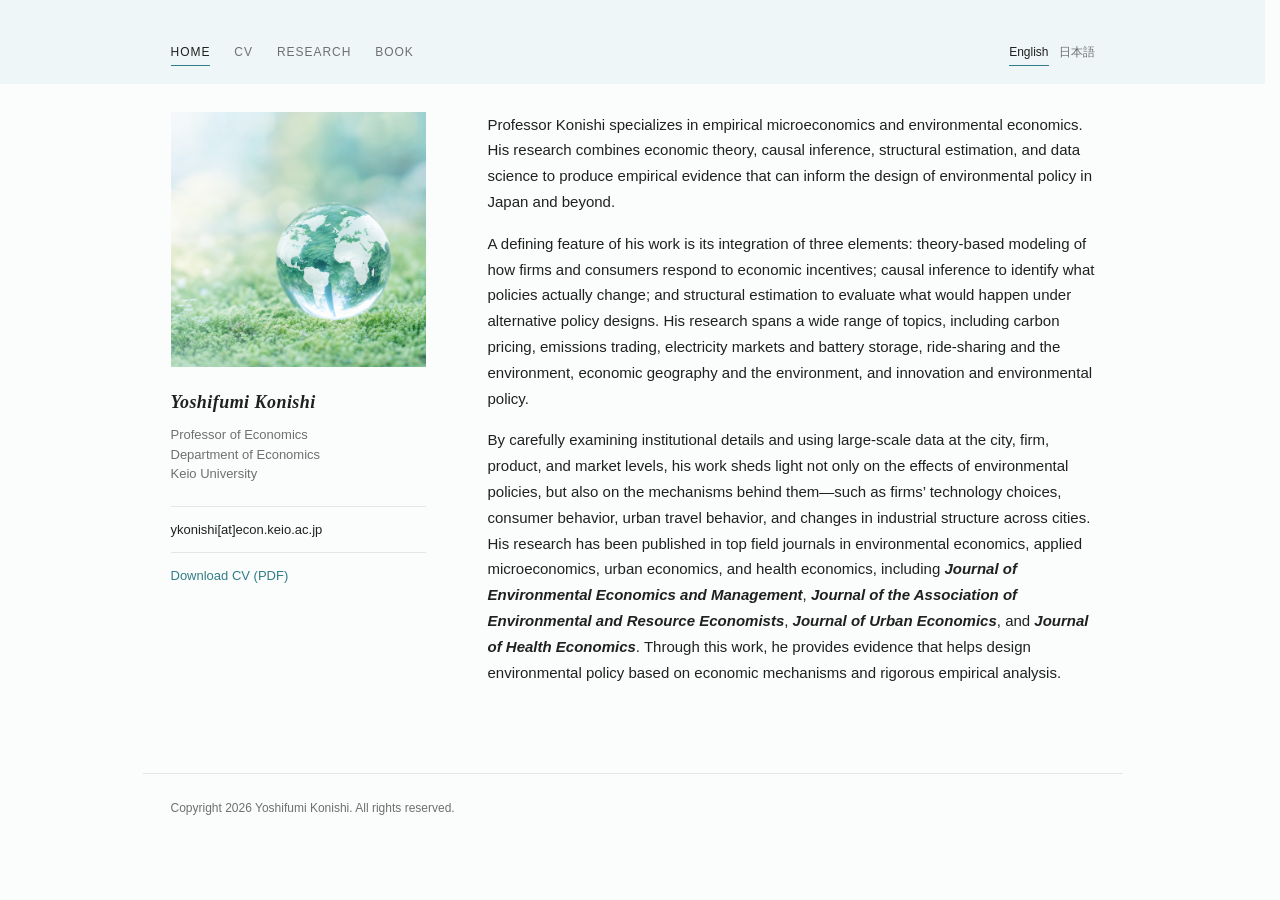
<file: index.html>
<!doctype html>
<html lang="en">
<head>
  <meta charset="utf-8">
  <meta name="viewport" content="width=device-width, initial-scale=1">
  <title>Yoshifumi Konishi | Applied Economics</title>
  <meta name="description" content="Yoshifumi Konishi, Professor of Economics at Keio University. Applied microeconomics, environmental economics, transportation, and policy evaluation.">
  <link rel="stylesheet" href="assets/styles.css?v=20261025">
  <link rel="stylesheet" href="assets/bilingual.css?v=20261025-4">
  <link rel="alternate" hreflang="ja" href="index-ja.html">
</head>
<body>
  <header class="site-header">
    <div class="nav-wrap">
      <nav class="nav" aria-label="Main navigation">
        <a href="index.html" aria-current="page">HOME</a>
        <a href="cv.html">CV</a>
        <a href="research.html">RESEARCH</a>
        <a href="book.html">BOOK</a>
      </nav>
      <nav class="language-switch" aria-label="Language">
        <a href="index.html" lang="en" hreflang="en" aria-current="true">English</a>
        <a href="index-ja.html" lang="ja" hreflang="ja">日本語</a>
      </nav>
    </div>
  </header>

  <main class="page">
    <aside class="sidebar">
      <img class="portrait" src="assets/sidebar-globe-generated.png" alt="Glass globe on moss with a soft mint and light blue tone">
      <h1>Yoshifumi Konishi</h1>
      <p class="title">Professor of Economics<br>Department of Economics<br>Keio University</p>
      <div class="contact">
        ykonishi[at]econ.keio.ac.jp
      </div>
      <div class="quick-links">
        <a href="docs/CV_E.pdf">Download CV (PDF)</a>
      </div>
    </aside>

    <section class="content">
      <p class="home-intro">Professor Konishi specializes in empirical microeconomics and environmental economics. His research combines economic theory, causal inference, structural estimation, and data science to produce empirical evidence that can inform the design of environmental policy in Japan and beyond.</p>
      <p>A defining feature of his work is its integration of three elements: theory-based modeling of how firms and consumers respond to economic incentives; causal inference to identify what policies actually change; and structural estimation to evaluate what would happen under alternative policy designs. His research spans a wide range of topics, including carbon pricing, emissions trading, electricity markets and battery storage, ride-sharing and the environment, economic geography and the environment, and innovation and environmental policy.</p>
      <p>By carefully examining institutional details and using large-scale data at the city, firm, product, and market levels, his work sheds light not only on the effects of environmental policies, but also on the mechanisms behind them&mdash;such as firms&rsquo; technology choices, consumer behavior, urban travel behavior, and changes in industrial structure across cities. His research has been published in top field journals in environmental economics, applied microeconomics, urban economics, and health economics, including <strong><em>Journal of Environmental Economics and Management</em></strong>, <strong><em>Journal of the Association of Environmental and Resource Economists</em></strong>, <strong><em>Journal of Urban Economics</em></strong>, and <strong><em>Journal of Health Economics</em></strong>. Through this work, he provides evidence that helps design environmental policy based on economic mechanisms and rigorous empirical analysis.</p>
    </section>
  </main>

  <footer class="footer">Copyright 2026 Yoshifumi Konishi. All rights reserved.</footer>
</body>
</html>
</file>
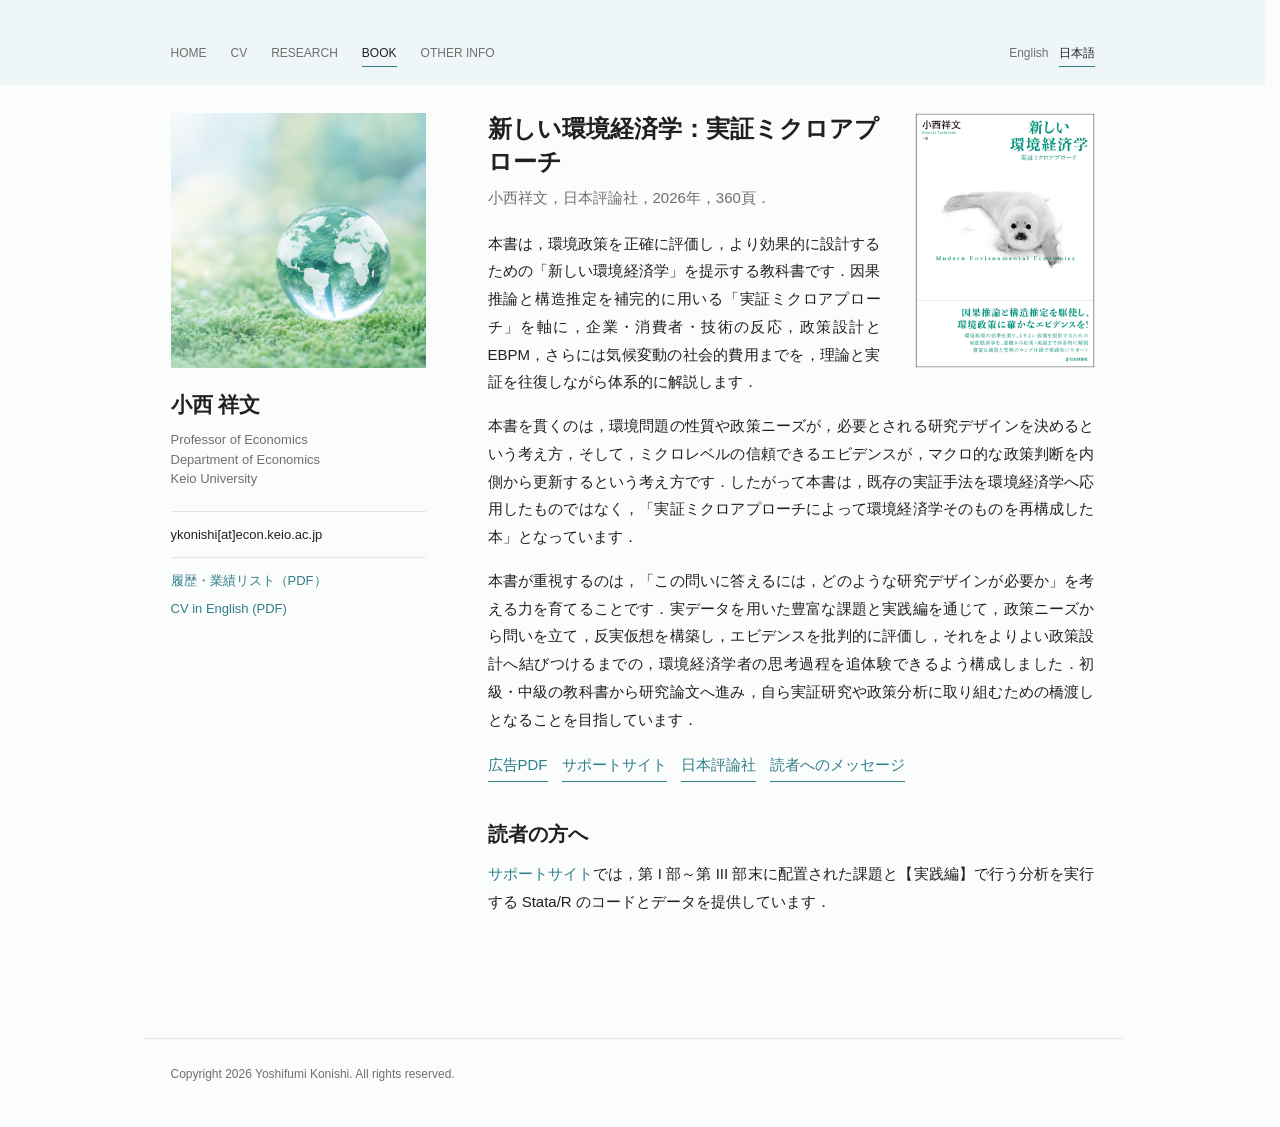
<file: book-ja.html>
<!doctype html>
<html lang="ja">
<head>
  <meta charset="utf-8">
  <meta name="viewport" content="width=device-width, initial-scale=1">
  <title>著書 | 小西祥文</title>
  <meta name="description" content="小西祥文，慶應義塾大学経済学部教授．実証ミクロ経済学・環境経済学．著書">
  <link rel="stylesheet" href="assets/styles.css?v=20261025">
  <link rel="stylesheet" href="assets/bilingual.css?v=20261025-4">
  <link rel="alternate" hreflang="ja" href="book-ja.html">
  <link rel="alternate" hreflang="en" href="book.html">
</head>
<body class="ja-site">
  <header class="site-header">
    <div class="nav-wrap">
      <nav class="nav" aria-label="メインナビゲーション">
        <a href="index-ja.html">HOME</a>
        <a href="cv-ja.html">CV</a>
        <a href="research-ja.html">RESEARCH</a>
        <a href="book-ja.html" aria-current="page">BOOK</a>
        <a href="lab-ja.html">OTHER INFO</a>
      </nav>
      <nav class="language-switch" aria-label="表示言語">
        <a href="book.html" lang="en" hreflang="en">English</a>
        <a href="book-ja.html" lang="ja" hreflang="ja" aria-current="true">日本語</a>
      </nav>
    </div>
  </header>

  <main class="page">
    <aside class="sidebar">
      <img class="portrait" src="assets/sidebar-globe-generated.png" width="255" height="255" alt="苔の上に置かれたガラスの地球儀">
      <h1>小西 祥文</h1>
      <p class="title" lang="en">Professor of Economics<br>Department of Economics<br>Keio University</p>
      <div class="contact">ykonishi[at]econ.keio.ac.jp</div>
      <div class="quick-links">
        <a href="docs/CV_J.pdf">履歴・業績リスト（PDF）</a>
        <a href="docs/CV_E.pdf" lang="en">CV in English (PDF)</a>
      </div>

    </aside>

    <section class="content book-page">


      <div class="book-feature">
        <img class="book-cover" src="assets/mee-book-cover.jpg" width="180" alt="『新しい環境経済学』書影">
        <div>
          <h2 class="book-title">新しい環境経済学：実証ミクロアプローチ</h2>
          <p class="book-subtitle">小西祥文，日本評論社，2026年，360頁．</p>
          <p>本書は，環境政策を正確に評価し，より効果的に設計するための「新しい環境経済学」を提示する教科書です．因果推論と構造推定を補完的に用いる「実証ミクロアプローチ」を軸に，企業・消費者・技術の反応，政策設計とEBPM，さらには気候変動の社会的費用までを，理論と実証を往復しながら体系的に解説します．</p>
          <p>本書を貫くのは，環境問題の性質や政策ニーズが，必要とされる研究デザインを決めるという考え方，そして，ミクロレベルの信頼できるエビデンスが，マクロ的な政策判断を内側から更新するという考え方です．したがって本書は，既存の実証手法を環境経済学へ応用したものではなく，「実証ミクロアプローチによって環境経済学そのものを再構成した本」となっています．</p>
          <p>本書が重視するのは，「この問いに答えるには，どのような研究デザインが必要か」を考える力を育てることです．実データを用いた豊富な課題と実践編を通じて，政策ニーズから問いを立て，反実仮想を構築し，エビデンスを批判的に評価し，それをよりよい政策設計へ結びつけるまでの，環境経済学者の思考過程を追体験できるよう構成しました．初級・中級の教科書から研究論文へ進み，自ら実証研究や政策分析に取り組むための橋渡しとなることを目指しています．</p>
          <div class="book-actions">
            <a href="docs/mee-book-flyer.pdf">広告PDF</a>
            <a href="https://keisemi.github.io/empirical_environmental_economics/">サポートサイト</a>
            <a href="https://www.nippyo.co.jp/shop/book/9781.html">日本評論社</a>
            <a href="https://note.com/keisemi/n/n69c57474a173">読者へのメッセージ</a>
          </div>
          <h3>読者の方へ</h3>
          <p><a href="https://keisemi.github.io/empirical_environmental_economics/">サポートサイト</a>では，第 I 部～第 III 部末に配置された課題と【実践編】で行う分析を実行する Stata/R のコードとデータを提供しています．</p>
          
          
          
        </div>
      </div>
    
    </section>
  </main>

  <footer class="footer">Copyright 2026 Yoshifumi Konishi. All rights reserved.</footer>
</body>
</html>
</file>
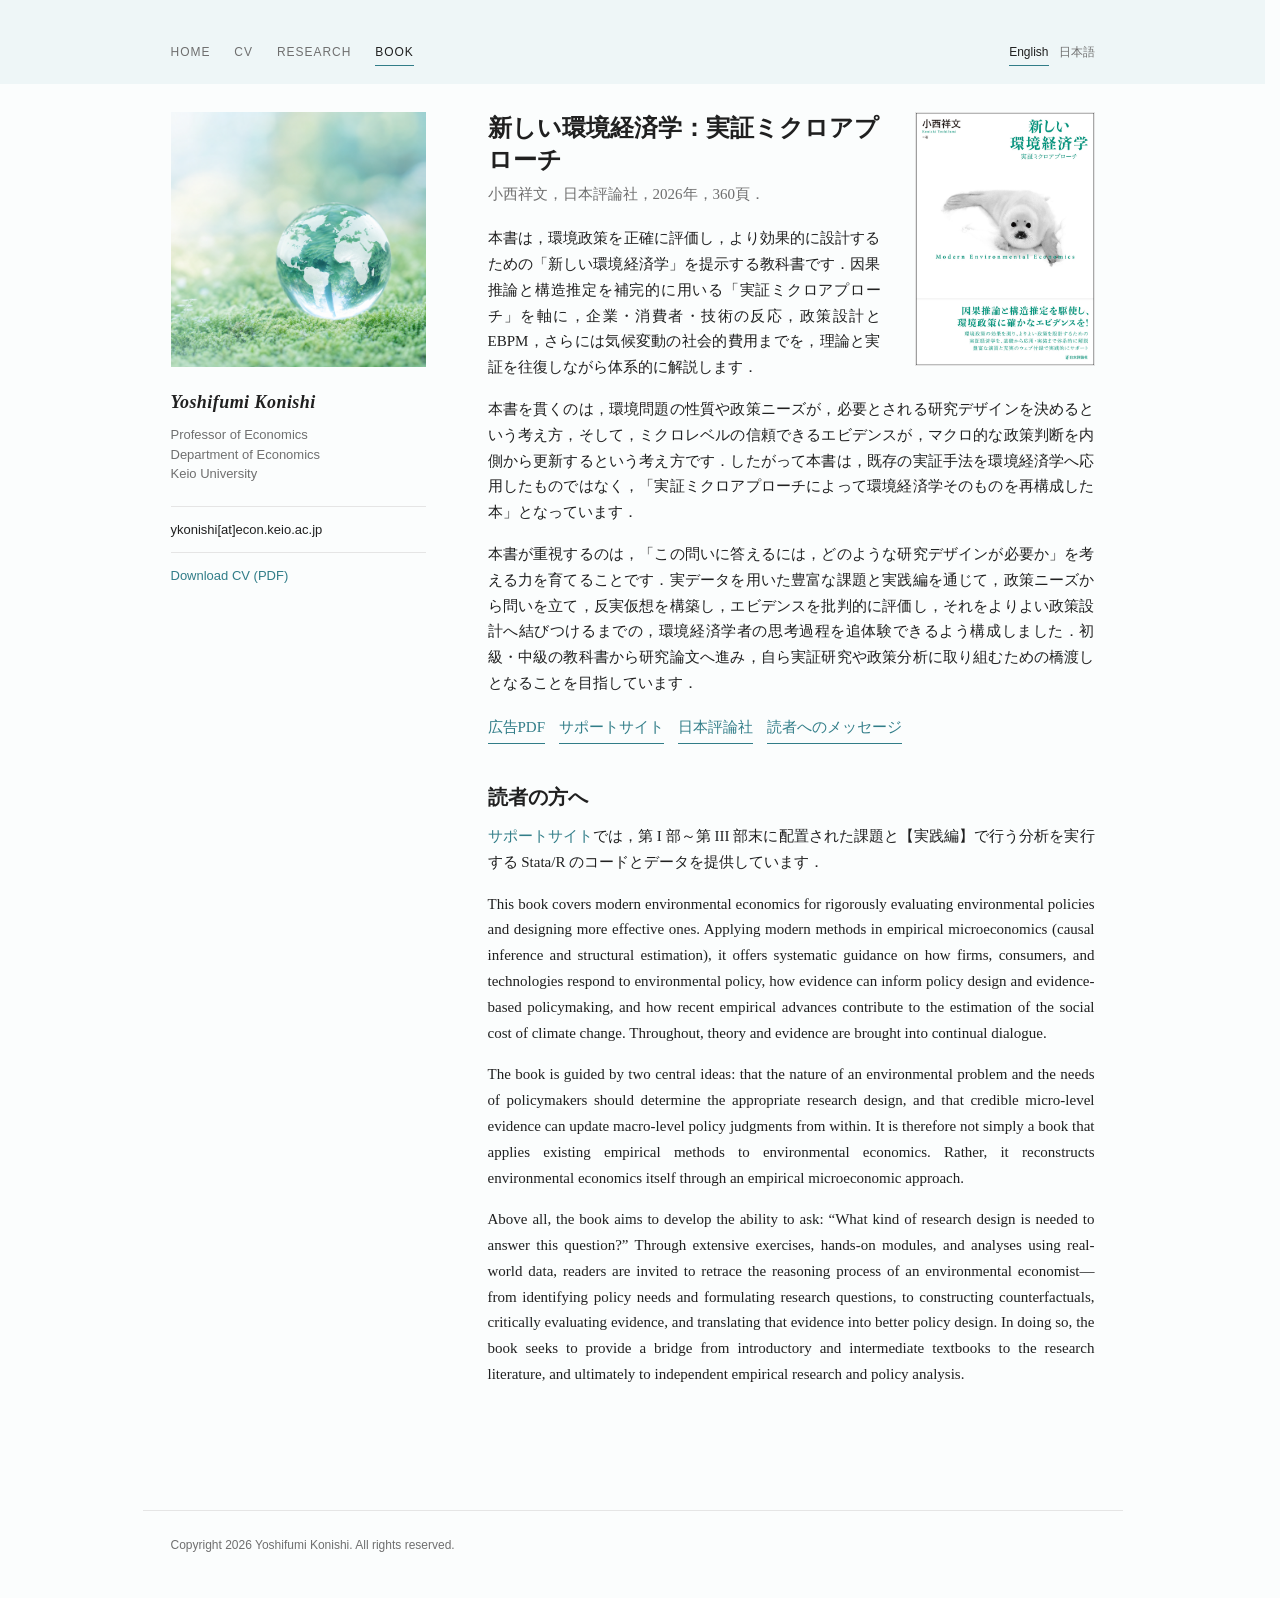
<file: book.html>
<!doctype html>
<html lang="ja">
<head>
  <meta charset="utf-8">
  <meta name="viewport" content="width=device-width, initial-scale=1">
  <title>Book | Yoshifumi Konishi</title>
  <meta name="description" content="新しい環境経済学: 実証ミクロアプローチ．小西祥文著．">
  <link rel="stylesheet" href="assets/styles.css?v=20261025">
  <link rel="stylesheet" href="assets/bilingual.css?v=20261025-4">
  <link rel="alternate" hreflang="ja" href="book-ja.html">
</head>
<body>
  <header class="site-header">
    <div class="nav-wrap">
      <nav class="nav" aria-label="Main navigation">
        <a href="index.html">HOME</a>
        <a href="cv.html">CV</a>
        <a href="research.html">RESEARCH</a>
        <a href="book.html" aria-current="page">BOOK</a>
      </nav>
      <nav class="language-switch" aria-label="Language">
        <a href="book.html" lang="en" hreflang="en" aria-current="true">English</a>
        <a href="book-ja.html" lang="ja" hreflang="ja">日本語</a>
      </nav>
    </div>
  </header>

  <main class="page">
    <aside class="sidebar">
      <img class="portrait" src="assets/sidebar-globe-generated.png" alt="Glass globe on moss with a soft mint and light blue tone">
      <h1>Yoshifumi Konishi</h1>
      <p class="title">Professor of Economics<br>Department of Economics<br>Keio University</p>
      <div class="contact">
        ykonishi[at]econ.keio.ac.jp
      </div>
      <div class="quick-links">
        <a href="docs/CV_E.pdf">Download CV (PDF)</a>
      </div>
    </aside>

    <section class="content book-page">
      <div class="book-feature">
        <img class="book-cover" src="assets/mee-book-cover.jpg" width="180" alt="『新しい環境経済学』書影">
        <div>
          <h2 class="book-title">新しい環境経済学：実証ミクロアプローチ</h2>
          <p class="book-subtitle">小西祥文，日本評論社，2026年，360頁．</p>
          <p>本書は，環境政策を正確に評価し，より効果的に設計するための「新しい環境経済学」を提示する教科書です．因果推論と構造推定を補完的に用いる「実証ミクロアプローチ」を軸に，企業・消費者・技術の反応，政策設計とEBPM，さらには気候変動の社会的費用までを，理論と実証を往復しながら体系的に解説します．</p>
          <p>本書を貫くのは，環境問題の性質や政策ニーズが，必要とされる研究デザインを決めるという考え方，そして，ミクロレベルの信頼できるエビデンスが，マクロ的な政策判断を内側から更新するという考え方です．したがって本書は，既存の実証手法を環境経済学へ応用したものではなく，「実証ミクロアプローチによって環境経済学そのものを再構成した本」となっています．</p>
          <p>本書が重視するのは，「この問いに答えるには，どのような研究デザインが必要か」を考える力を育てることです．実データを用いた豊富な課題と実践編を通じて，政策ニーズから問いを立て，反実仮想を構築し，エビデンスを批判的に評価し，それをよりよい政策設計へ結びつけるまでの，環境経済学者の思考過程を追体験できるよう構成しました．初級・中級の教科書から研究論文へ進み，自ら実証研究や政策分析に取り組むための橋渡しとなることを目指しています．</p>
          <div class="book-actions">
            <a href="docs/mee-book-flyer.pdf">広告PDF</a>
            <a href="https://keisemi.github.io/empirical_environmental_economics/">サポートサイト</a>
            <a href="https://www.nippyo.co.jp/shop/book/9781.html">日本評論社</a>
            <a href="https://note.com/keisemi/n/n69c57474a173">読者へのメッセージ</a>
          </div>
          <h3>読者の方へ</h3>
          <p><a href="https://keisemi.github.io/empirical_environmental_economics/">サポートサイト</a>では，第 I 部～第 III 部末に配置された課題と【実践編】で行う分析を実行する Stata/R のコードとデータを提供しています．</p>
          <p>This book covers modern environmental economics for rigorously evaluating environmental policies and designing more effective ones. Applying modern methods in empirical microeconomics (causal inference and structural estimation), it offers systematic guidance on how firms, consumers, and technologies respond to environmental policy, how evidence can inform policy design and evidence-based policymaking, and how recent empirical advances contribute to the estimation of the social cost of climate change. Throughout, theory and evidence are brought into continual dialogue.</p>
          <p>The book is guided by two central ideas: that the nature of an environmental problem and the needs of policymakers should determine the appropriate research design, and that credible micro-level evidence can update macro-level policy judgments from within. It is therefore not simply a book that applies existing empirical methods to environmental economics. Rather, it reconstructs environmental economics itself through an empirical microeconomic approach.</p>
          <p>Above all, the book aims to develop the ability to ask: “What kind of research design is needed to answer this question?” Through extensive exercises, hands-on modules, and analyses using real-world data, readers are invited to retrace the reasoning process of an environmental economist—from identifying policy needs and formulating research questions, to constructing counterfactuals, critically evaluating evidence, and translating that evidence into better policy design. In doing so, the book seeks to provide a bridge from introductory and intermediate textbooks to the research literature, and ultimately to independent empirical research and policy analysis.</p>
        </div>
      </div>
    </section>
  </main>

  <footer class="footer">Copyright 2026 Yoshifumi Konishi. All rights reserved.</footer>
</body>
</html>
</file>
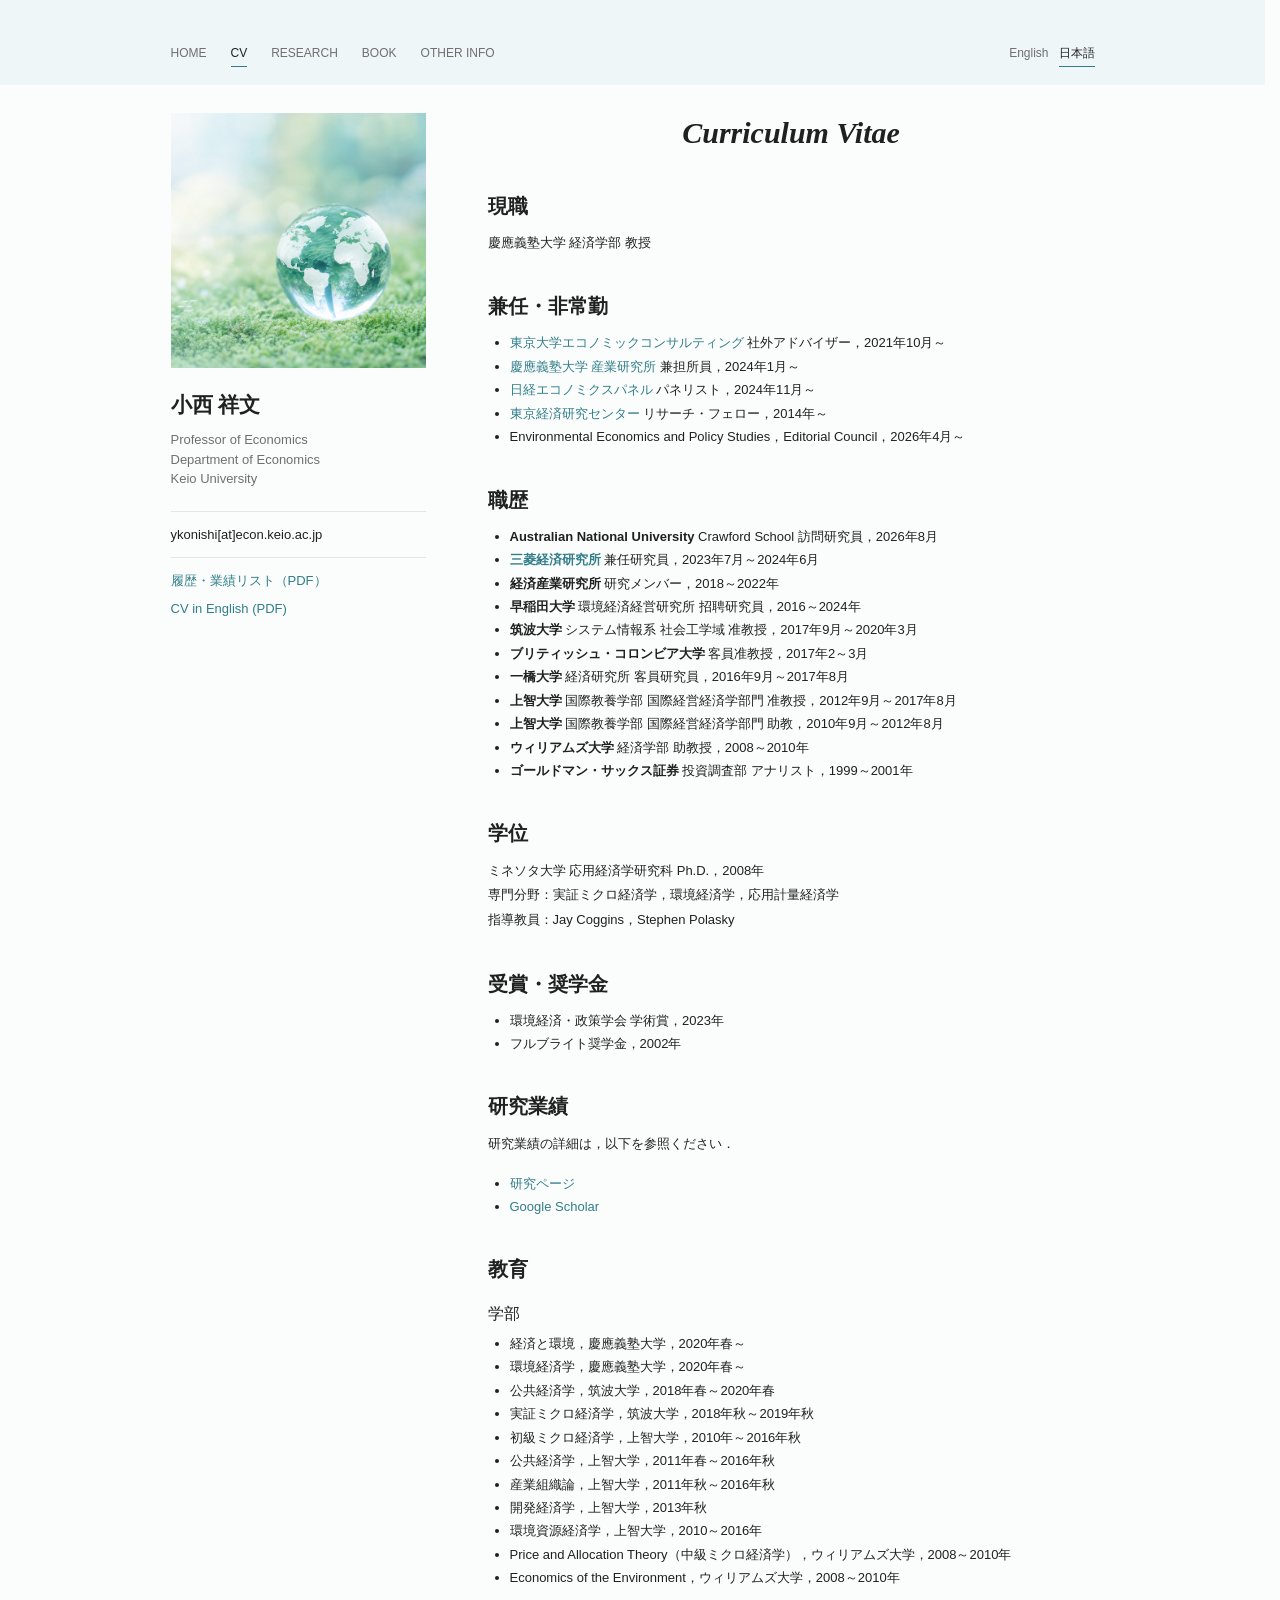
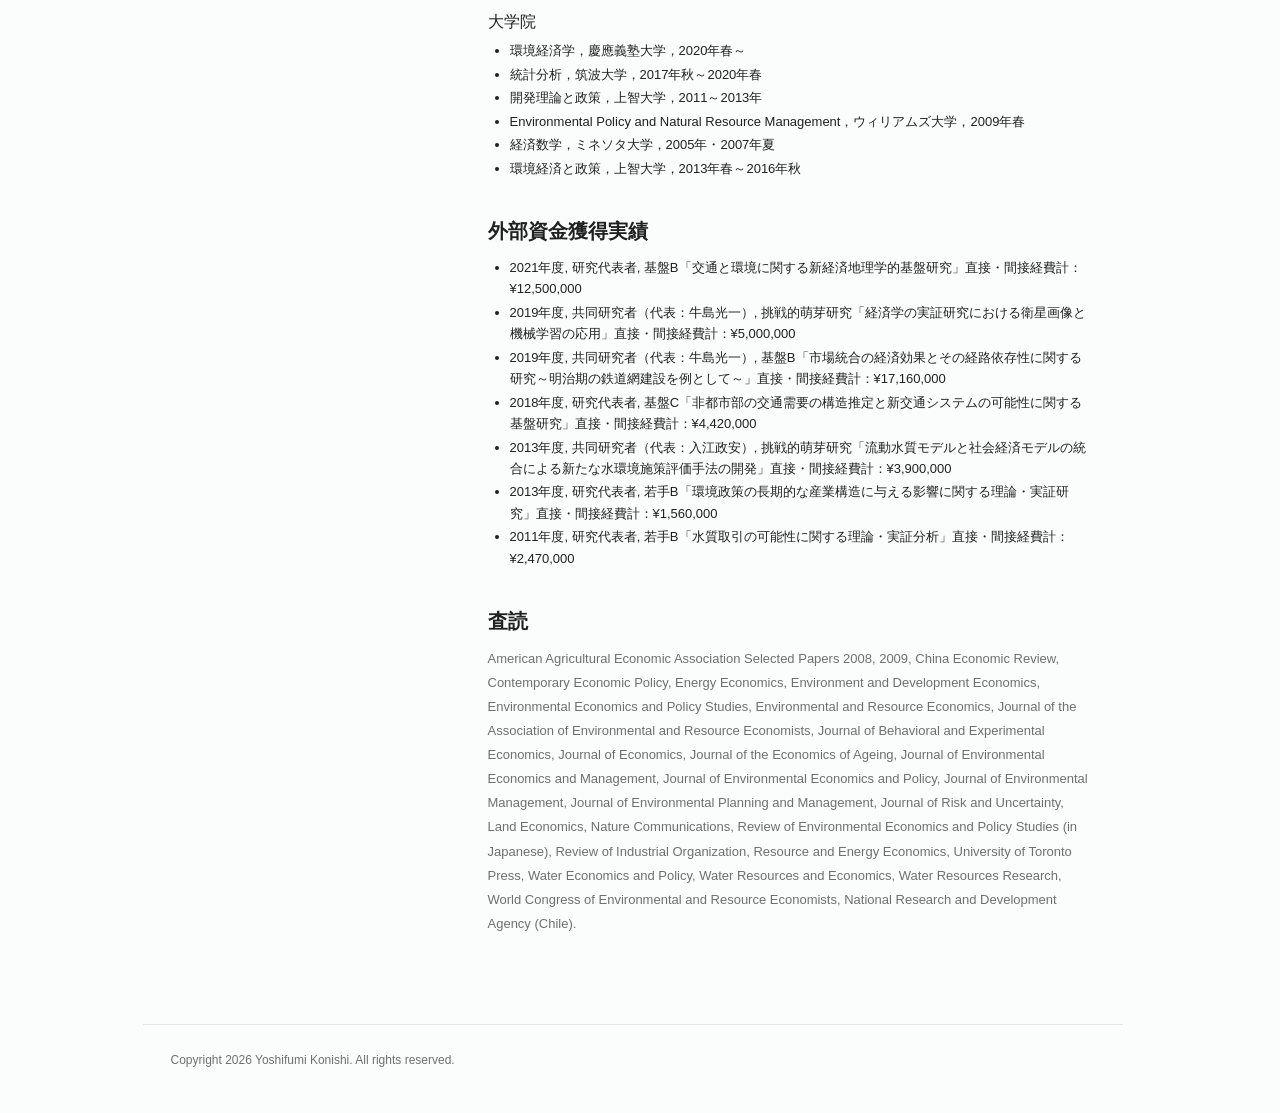
<file: cv-ja.html>
<!doctype html>
<html lang="ja">
<head>
  <meta charset="utf-8">
  <meta name="viewport" content="width=device-width, initial-scale=1">
  <title>略歴 | 小西祥文</title>
  <meta name="description" content="小西祥文，慶應義塾大学経済学部教授．実証ミクロ経済学・環境経済学．略歴">
  <link rel="stylesheet" href="assets/styles.css?v=20261025">
  <link rel="stylesheet" href="assets/bilingual.css?v=20261025-4">
  <link rel="alternate" hreflang="ja" href="cv-ja.html">
  <link rel="alternate" hreflang="en" href="cv.html">
</head>
<body class="ja-site">
  <header class="site-header">
    <div class="nav-wrap">
      <nav class="nav" aria-label="メインナビゲーション">
        <a href="index-ja.html">HOME</a>
        <a href="cv-ja.html" aria-current="page">CV</a>
        <a href="research-ja.html">RESEARCH</a>
        <a href="book-ja.html">BOOK</a>
        <a href="lab-ja.html">OTHER INFO</a>
      </nav>
      <nav class="language-switch" aria-label="表示言語">
        <a href="cv.html" lang="en" hreflang="en">English</a>
        <a href="cv-ja.html" lang="ja" hreflang="ja" aria-current="true">日本語</a>
      </nav>
    </div>
  </header>

  <main class="page">
    <aside class="sidebar">
      <img class="portrait" src="assets/sidebar-globe-generated.png" width="255" height="255" alt="苔の上に置かれたガラスの地球儀">
      <h1>小西 祥文</h1>
      <p class="title" lang="en">Professor of Economics<br>Department of Economics<br>Keio University</p>
      <div class="contact">ykonishi[at]econ.keio.ac.jp</div>
      <div class="quick-links">
        <a href="docs/CV_J.pdf">履歴・業績リスト（PDF）</a>
        <a href="docs/CV_E.pdf" lang="en">CV in English (PDF)</a>
      </div>

    </aside>

    <section class="content cv-page">
      <h2 class="eyebrow page-heading" lang="en">Curriculum Vitae</h2>
      <h3>現職</h3>
      <p class="lead">慶應義塾大学 経済学部 教授</p>
      <h3>兼任・非常勤</h3>
      <ul>
        <li><a href="https://utecon.net/">東京大学エコノミックコンサルティング</a> 社外アドバイザー，2021年10月～</li>
        <li><a href="https://www.sanken.keio.ac.jp/">慶應義塾大学 産業研究所</a> 兼担所員，2024年1月～</li>
        <li><a href="https://www.nikkei.com/topics/24111200">日経エコノミクスパネル</a> パネリスト，2024年11月～</li>
        <li><a href="http://tcer.or.jp/about/">東京経済研究センター</a> リサーチ・フェロー，2014年～</li>
        <li>Environmental Economics and Policy Studies，Editorial Council，2026年4月～</li>
      </ul>
      <h3>職歴</h3>
      <ul>
        <li><strong>Australian National University</strong> Crawford School 訪問研究員，2026年8月</li>
        <li><strong><a href="https://www.meri.or.jp/">三菱経済研究所</a></strong> 兼任研究員，2023年7月～2024年6月</li>
        <li><strong>経済産業研究所</strong> 研究メンバー，2018～2022年</li>
        <li><strong>早稲田大学</strong> 環境経済経営研究所 招聘研究員，2016～2024年</li>
        <li><strong>筑波大学</strong> システム情報系 社会工学域 准教授，2017年9月～2020年3月</li>
        <li><strong>ブリティッシュ・コロンビア大学</strong> 客員准教授，2017年2～3月</li>
        <li><strong>一橋大学</strong> 経済研究所 客員研究員，2016年9月～2017年8月</li>
        <li><strong>上智大学</strong> 国際教養学部 国際経営経済学部門 准教授，2012年9月～2017年8月</li>
        <li><strong>上智大学</strong> 国際教養学部 国際経営経済学部門 助教，2010年9月～2012年8月</li>
        <li><strong>ウィリアムズ大学</strong> 経済学部 助教授，2008～2010年</li>
        <li><strong>ゴールドマン・サックス証券</strong> 投資調査部 アナリスト，1999～2001年</li>
      </ul>
      <h3>学位</h3>
      <p class="cv-small">ミネソタ大学 応用経済学研究科 Ph.D.，2008年<br>専門分野：実証ミクロ経済学，環境経済学，応用計量経済学<br>指導教員：Jay Coggins，Stephen Polasky</p>
      <h3>受賞・奨学金</h3>
      <ul><li>環境経済・政策学会 学術賞，2023年</li><li>フルブライト奨学金，2002年</li></ul>
      <h3>研究業績</h3>
      <p class="cv-small">研究業績の詳細は，以下を参照ください．</p>
      <ul><li><a href="research-ja.html">研究ページ</a></li><li><a href="https://scholar.google.co.jp/citations?hl=en&amp;user=-pCHmYwAAAAJ" lang="en">Google Scholar</a></li></ul>
      <h3>教育</h3>
      <div class="teaching-block"><h4>学部</h4><ul>
        <li>経済と環境，慶應義塾大学，2020年春～</li>
        <li>環境経済学，慶應義塾大学，2020年春～</li>
        <li>公共経済学，筑波大学，2018年春～2020年春</li>
        <li>実証ミクロ経済学，筑波大学，2018年秋～2019年秋</li>
        <li>初級ミクロ経済学，上智大学，2010年～2016年秋</li>
        <li>公共経済学，上智大学，2011年春～2016年秋</li>
        <li>産業組織論，上智大学，2011年秋～2016年秋</li>
        <li>開発経済学，上智大学，2013年秋</li>
        <li>環境資源経済学，上智大学，2010～2016年</li>
        <li>Price and Allocation Theory（中級ミクロ経済学），ウィリアムズ大学，2008～2010年</li>
        <li>Economics of the Environment，ウィリアムズ大学，2008～2010年</li>
      </ul></div>
      <div class="teaching-block"><h4>大学院</h4><ul>
        <li>環境経済学，慶應義塾大学，2020年春～</li>
        <li>統計分析，筑波大学，2017年秋～2020年春</li>
        <li>開発理論と政策，上智大学，2011～2013年</li>
        <li>Environmental Policy and Natural Resource Management，ウィリアムズ大学，2009年春</li>
        <li>経済数学，ミネソタ大学，2005年・2007年夏</li>
        <li>環境経済と政策，上智大学，2013年春～2016年秋</li>
      </ul></div>
      <h3>外部資金獲得実績</h3>
      <ul><li>2021年度, 研究代表者, 基盤B「交通と環境に関する新経済地理学的基盤研究」直接・間接経費計：¥12,500,000</li>
<li>2019年度, 共同研究者（代表：牛島光一）, 挑戦的萌芽研究「経済学の実証研究における衛星画像と機械学習の応用」直接・間接経費計：¥5,000,000</li>
<li>2019年度, 共同研究者（代表：牛島光一）, 基盤B「市場統合の経済効果とその経路依存性に関する研究～明治期の鉄道網建設を例として～」直接・間接経費計：¥17,160,000</li>
<li>2018年度, 研究代表者, 基盤C「非都市部の交通需要の構造推定と新交通システムの可能性に関する基盤研究」直接・間接経費計：¥4,420,000</li>
<li>2013年度, 共同研究者（代表：入江政安）, 挑戦的萌芽研究「流動水質モデルと社会経済モデルの統合による新たな水環境施策評価手法の開発」直接・間接経費計：¥3,900,000</li>
<li>2013年度, 研究代表者, 若手B「環境政策の長期的な産業構造に与える影響に関する理論・実証研究」直接・間接経費計：¥1,560,000</li>
<li>2011年度, 研究代表者, 若手B「水質取引の可能性に関する理論・実証分析」直接・間接経費計：¥2,470,000</li></ul>
      <h3>査読</h3>
      <p class="note english-list">American Agricultural Economic Association Selected Papers 2008, 2009, China Economic Review, Contemporary Economic Policy, Energy Economics, Environment and Development Economics, Environmental Economics and Policy Studies, Environmental and Resource Economics, Journal of the Association of Environmental and Resource Economists, Journal of Behavioral and Experimental Economics, Journal of Economics, Journal of the Economics of Ageing, Journal of Environmental Economics and Management, Journal of Environmental Economics and Policy, Journal of Environmental Management, Journal of Environmental Planning and Management, Journal of Risk and Uncertainty, Land Economics, Nature Communications, Review of Environmental Economics and Policy Studies (in Japanese), Review of Industrial Organization, Resource and Energy Economics, University of Toronto Press, Water Economics and Policy, Water Resources and Economics, Water Resources Research, World Congress of Environmental and Resource Economists, National Research and Development Agency (Chile).</p>
    </section>
  </main>

  <footer class="footer">Copyright 2026 Yoshifumi Konishi. All rights reserved.</footer>
</body>
</html>
</file>
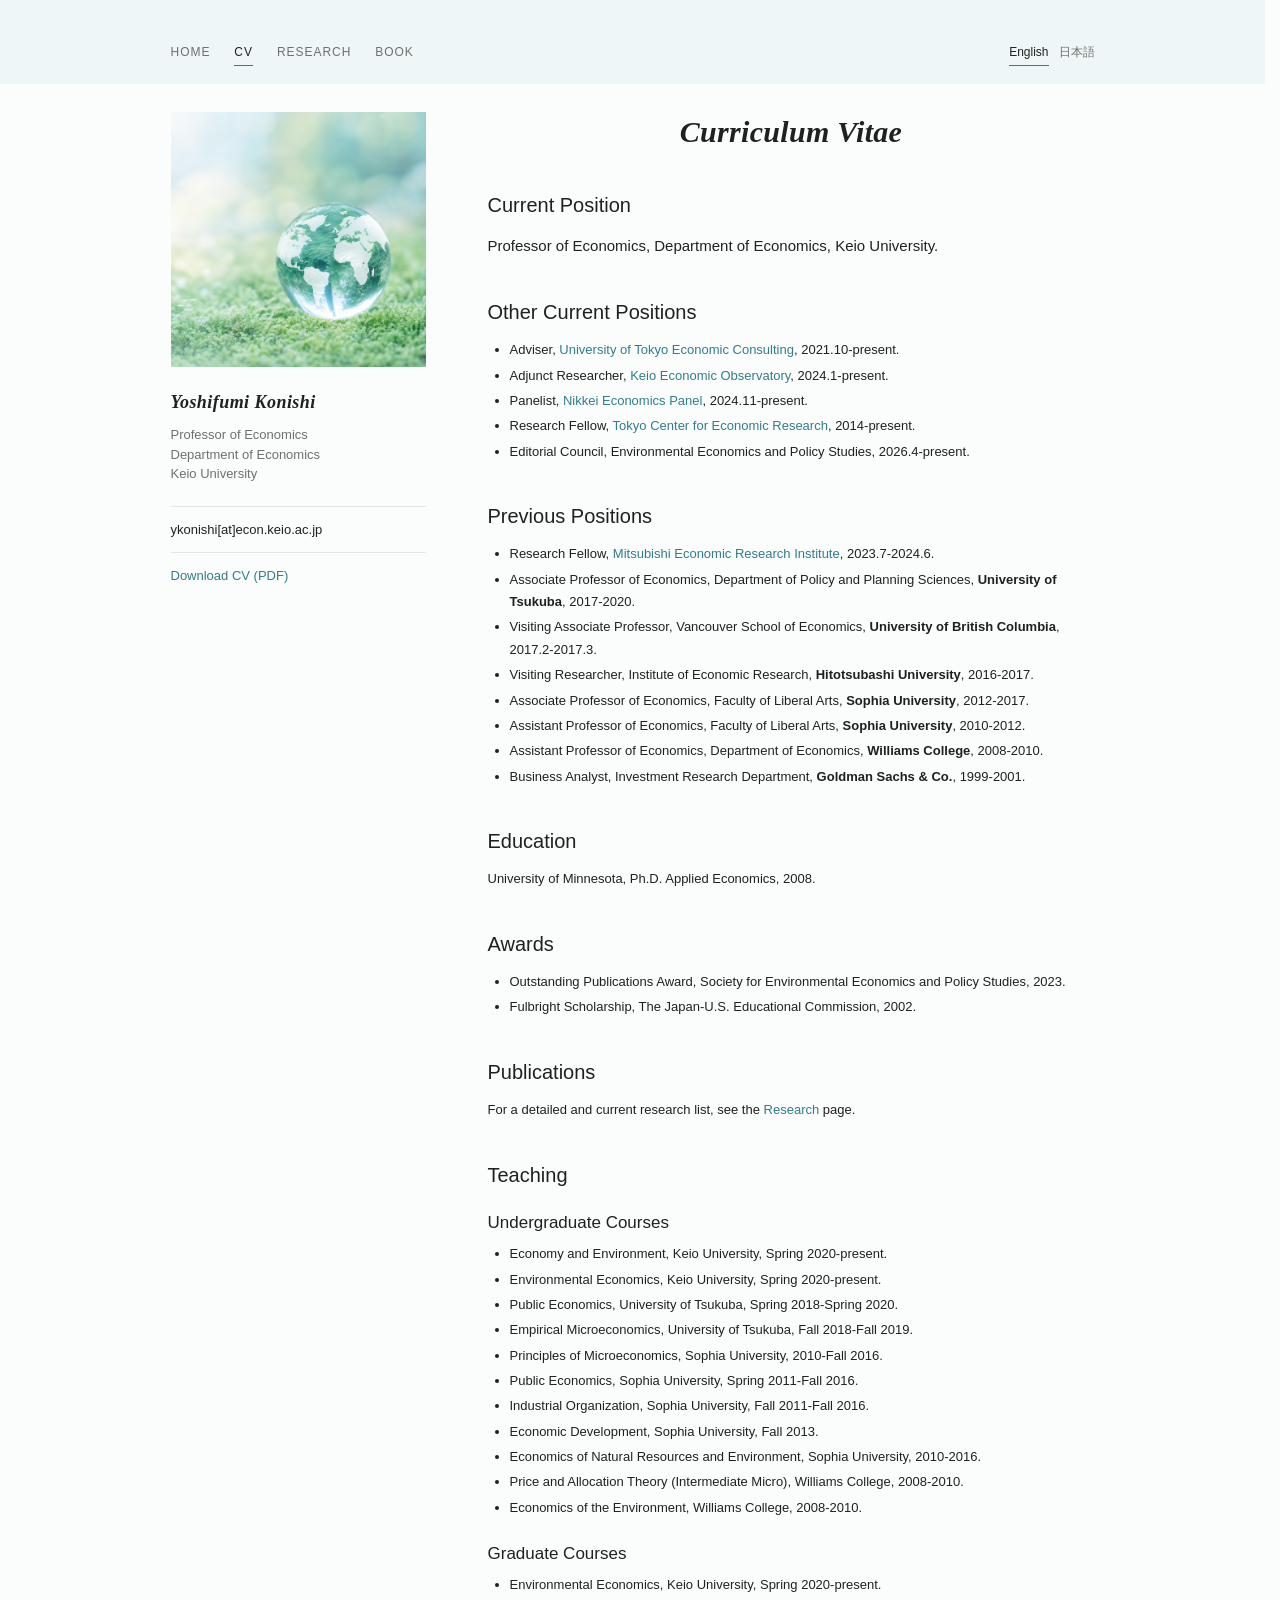
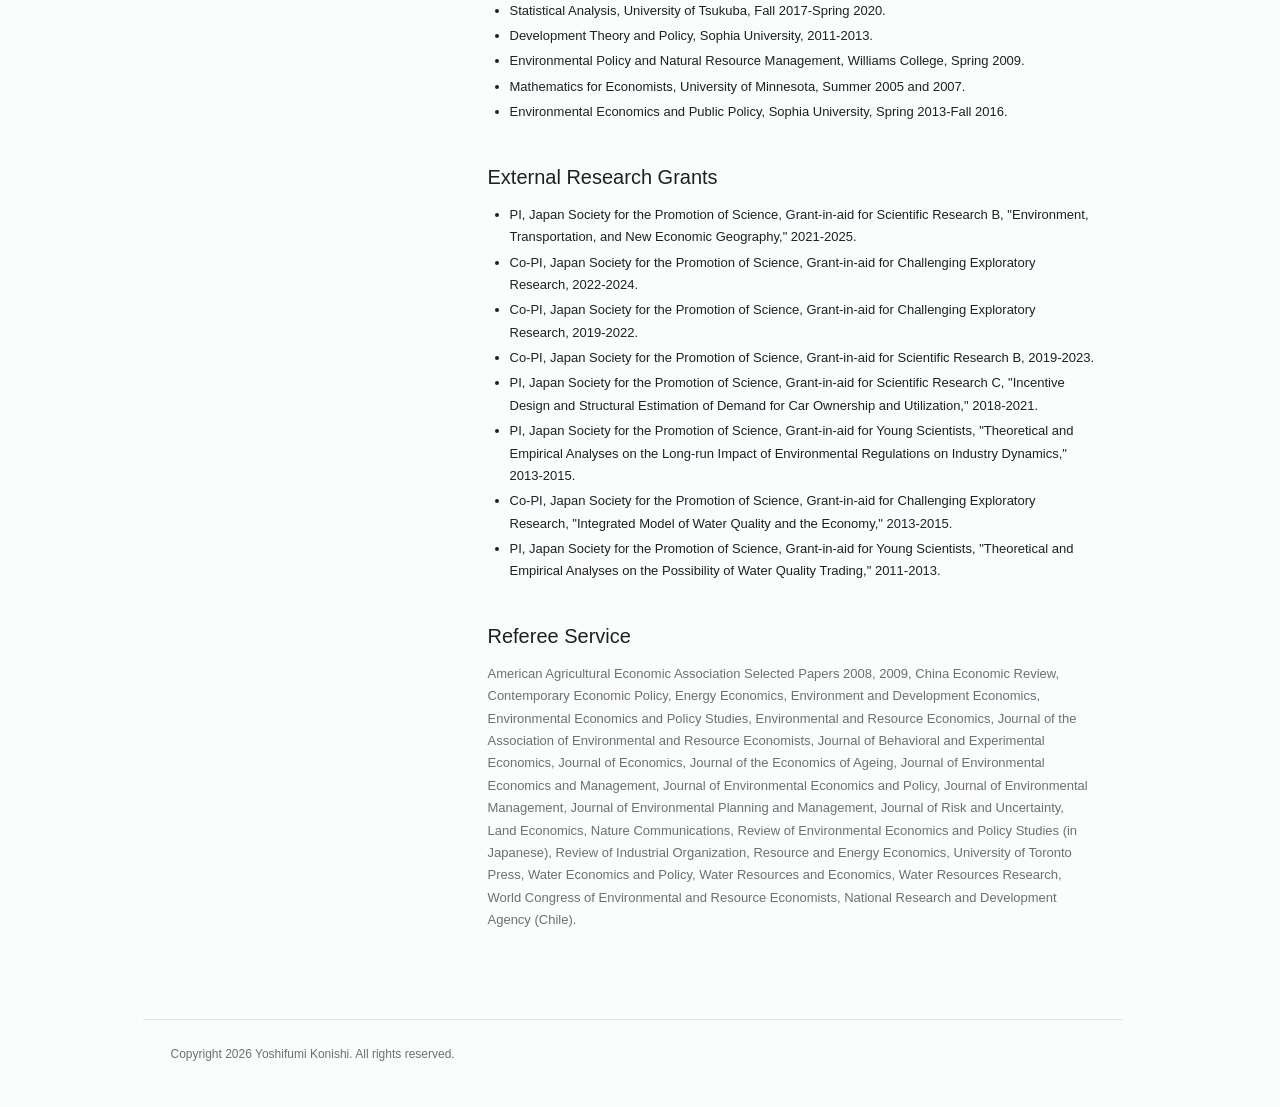
<file: cv.html>
<!doctype html>
<html lang="en">
<head>
  <meta charset="utf-8">
  <meta name="viewport" content="width=device-width, initial-scale=1">
  <title>CV | Yoshifumi Konishi</title>
  <meta name="description" content="CV of Yoshifumi Konishi, Professor of Economics at Keio University.">
  <link rel="stylesheet" href="assets/styles.css?v=20261025">
  <link rel="stylesheet" href="assets/bilingual.css?v=20261025-4">
  <link rel="alternate" hreflang="ja" href="cv-ja.html">
</head>
<body>
  <header class="site-header">
    <div class="nav-wrap">
      <nav class="nav" aria-label="Main navigation">
        <a href="index.html">HOME</a>
        <a href="cv.html" aria-current="page">CV</a>
        <a href="research.html">RESEARCH</a>
        <a href="book.html">BOOK</a>
      </nav>
      <nav class="language-switch" aria-label="Language">
        <a href="cv.html" lang="en" hreflang="en" aria-current="true">English</a>
        <a href="cv-ja.html" lang="ja" hreflang="ja">日本語</a>
      </nav>
    </div>
  </header>

  <main class="page">
    <aside class="sidebar">
      <img class="portrait" src="assets/sidebar-globe-generated.png" alt="Glass globe on moss with a soft mint and light blue tone">
      <h1>Yoshifumi Konishi</h1>
      <p class="title">Professor of Economics<br>Department of Economics<br>Keio University</p>
      <div class="contact">
        ykonishi[at]econ.keio.ac.jp
      </div>
      <div class="quick-links">
        <a href="docs/CV_E.pdf">Download CV (PDF)</a>
      </div>
    </aside>

    <section class="content cv-page">
      <p class="eyebrow page-heading">Curriculum Vitae</p>
      <h3>Current Position</h3>
      <p class="lead">Professor of Economics, Department of Economics, Keio University.</p>

      <h3>Other Current Positions</h3>
      <ul>
        <li>Adviser, <a href="https://utecon.net/en/">University of Tokyo Economic Consulting</a>, 2021.10-present.</li>
        <li>Adjunct Researcher, <a href="https://www.sanken.keio.ac.jp/index_e.html">Keio Economic Observatory</a>, 2024.1-present.</li>
        <li>Panelist, <a href="https://www.nikkei.com/topics/24111200">Nikkei Economics Panel</a>, 2024.11-present.</li>
        <li>Research Fellow, <a href="http://tcer.or.jp/about/">Tokyo Center for Economic Research</a>, 2014-present.</li>
        <li>Editorial Council, Environmental Economics and Policy Studies, 2026.4-present.</li>
      </ul>

      <h3>Previous Positions</h3>
      <ul>
        <li>Research Fellow, <a href="https://www.meri.or.jp/">Mitsubishi Economic Research Institute</a>, 2023.7-2024.6.</li>
        <li>Associate Professor of Economics, Department of Policy and Planning Sciences, <strong>University of Tsukuba</strong>, 2017-2020.</li>
        <li>Visiting Associate Professor, Vancouver School of Economics, <strong>University of British Columbia</strong>, 2017.2-2017.3.</li>
        <li>Visiting Researcher, Institute of Economic Research, <strong>Hitotsubashi University</strong>, 2016-2017.</li>
        <li>Associate Professor of Economics, Faculty of Liberal Arts, <strong>Sophia University</strong>, 2012-2017.</li>
        <li>Assistant Professor of Economics, Faculty of Liberal Arts, <strong>Sophia University</strong>, 2010-2012.</li>
        <li>Assistant Professor of Economics, Department of Economics, <strong>Williams College</strong>, 2008-2010.</li>
        <li>Business Analyst, Investment Research Department, <strong>Goldman Sachs &amp; Co.</strong>, 1999-2001.</li>
      </ul>

      <h3>Education</h3>
      <p class="cv-small">University of Minnesota, Ph.D. Applied Economics, 2008.</p>

      <h3>Awards</h3>
      <ul>
        <li>Outstanding Publications Award, Society for Environmental Economics and Policy Studies, 2023.</li>
        <li>Fulbright Scholarship, The Japan-U.S. Educational Commission, 2002.</li>
      </ul>

      <h3>Publications</h3>
      <p class="cv-small">For a detailed and current research list, see the <a href="research.html">Research</a> page.</p>

      <h3>Teaching</h3>
      <div class="teaching-block">
        <h4>Undergraduate Courses</h4>
        <ul>
          <li>Economy and Environment, Keio University, Spring 2020-present.</li>
          <li>Environmental Economics, Keio University, Spring 2020-present.</li>
          <li>Public Economics, University of Tsukuba, Spring 2018-Spring 2020.</li>
          <li>Empirical Microeconomics, University of Tsukuba, Fall 2018-Fall 2019.</li>
          <li>Principles of Microeconomics, Sophia University, 2010-Fall 2016.</li>
          <li>Public Economics, Sophia University, Spring 2011-Fall 2016.</li>
          <li>Industrial Organization, Sophia University, Fall 2011-Fall 2016.</li>
          <li>Economic Development, Sophia University, Fall 2013.</li>
          <li>Economics of Natural Resources and Environment, Sophia University, 2010-2016.</li>
          <li>Price and Allocation Theory (Intermediate Micro), Williams College, 2008-2010.</li>
          <li>Economics of the Environment, Williams College, 2008-2010.</li>
        </ul>
      </div>

      <div class="teaching-block">
        <h4>Graduate Courses</h4>
        <ul>
          <li>Environmental Economics, Keio University, Spring 2020-present.</li>
          <li>Statistical Analysis, University of Tsukuba, Fall 2017-Spring 2020.</li>
          <li>Development Theory and Policy, Sophia University, 2011-2013.</li>
          <li>Environmental Policy and Natural Resource Management, Williams College, Spring 2009.</li>
          <li>Mathematics for Economists, University of Minnesota, Summer 2005 and 2007.</li>
          <li>Environmental Economics and Public Policy, Sophia University, Spring 2013-Fall 2016.</li>
        </ul>
      </div>

      <h3>External Research Grants</h3>
      <ul>
        <li>PI, Japan Society for the Promotion of Science, Grant-in-aid for Scientific Research B, "Environment, Transportation, and New Economic Geography," 2021-2025.</li>
        <li>Co-PI, Japan Society for the Promotion of Science, Grant-in-aid for Challenging Exploratory Research, 2022-2024.</li>
        <li>Co-PI, Japan Society for the Promotion of Science, Grant-in-aid for Challenging Exploratory Research, 2019-2022.</li>
        <li>Co-PI, Japan Society for the Promotion of Science, Grant-in-aid for Scientific Research B, 2019-2023.</li>
        <li>PI, Japan Society for the Promotion of Science, Grant-in-aid for Scientific Research C, "Incentive Design and Structural Estimation of Demand for Car Ownership and Utilization," 2018-2021.</li>
        <li>PI, Japan Society for the Promotion of Science, Grant-in-aid for Young Scientists, "Theoretical and Empirical Analyses on the Long-run Impact of Environmental Regulations on Industry Dynamics," 2013-2015.</li>
        <li>Co-PI, Japan Society for the Promotion of Science, Grant-in-aid for Challenging Exploratory Research, "Integrated Model of Water Quality and the Economy," 2013-2015.</li>
        <li>PI, Japan Society for the Promotion of Science, Grant-in-aid for Young Scientists, "Theoretical and Empirical Analyses on the Possibility of Water Quality Trading," 2011-2013.</li>
      </ul>

      <h3>Referee Service</h3>
      <p class="note">American Agricultural Economic Association Selected Papers 2008, 2009, China Economic Review, Contemporary Economic Policy, Energy Economics, Environment and Development Economics, Environmental Economics and Policy Studies, Environmental and Resource Economics, Journal of the Association of Environmental and Resource Economists, Journal of Behavioral and Experimental Economics, Journal of Economics, Journal of the Economics of Ageing, Journal of Environmental Economics and Management, Journal of Environmental Economics and Policy, Journal of Environmental Management, Journal of Environmental Planning and Management, Journal of Risk and Uncertainty, Land Economics, Nature Communications, Review of Environmental Economics and Policy Studies (in Japanese), Review of Industrial Organization, Resource and Energy Economics, University of Toronto Press, Water Economics and Policy, Water Resources and Economics, Water Resources Research, World Congress of Environmental and Resource Economists, National Research and Development Agency (Chile).</p>
    </section>
  </main>

  <footer class="footer">Copyright 2026 Yoshifumi Konishi. All rights reserved.</footer>
</body>
</html>
</file>
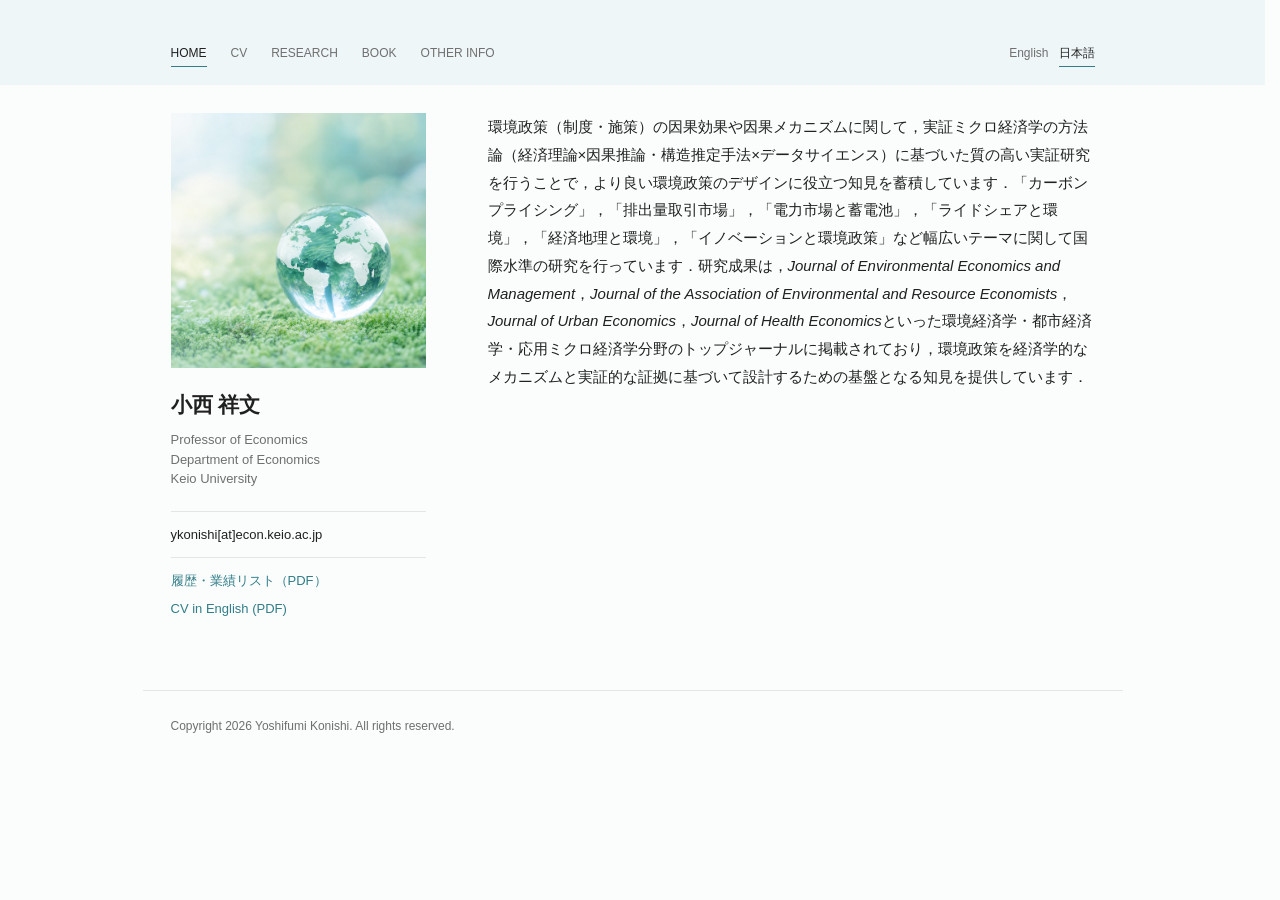
<file: index-ja.html>
<!doctype html>
<html lang="ja">
<head>
  <meta charset="utf-8">
  <meta name="viewport" content="width=device-width, initial-scale=1">
  <title>ホーム | 小西祥文</title>
  <meta name="description" content="小西祥文，慶應義塾大学経済学部教授．実証ミクロ経済学・環境経済学．ホーム">
  <link rel="stylesheet" href="assets/styles.css?v=20261025">
  <link rel="stylesheet" href="assets/bilingual.css?v=20261025-4">
  <link rel="alternate" hreflang="ja" href="index-ja.html">
  <link rel="alternate" hreflang="en" href="index.html">
</head>
<body class="ja-site">
  <header class="site-header">
    <div class="nav-wrap">
      <nav class="nav" aria-label="メインナビゲーション">
        <a href="index-ja.html" aria-current="page">HOME</a>
        <a href="cv-ja.html">CV</a>
        <a href="research-ja.html">RESEARCH</a>
        <a href="book-ja.html">BOOK</a>
        <a href="lab-ja.html">OTHER INFO</a>
      </nav>
      <nav class="language-switch" aria-label="表示言語">
        <a href="index.html" lang="en" hreflang="en">English</a>
        <a href="index-ja.html" lang="ja" hreflang="ja" aria-current="true">日本語</a>
      </nav>
    </div>
  </header>

  <main class="page">
    <aside class="sidebar">
      <img class="portrait" src="assets/sidebar-globe-generated.png" width="255" height="255" alt="苔の上に置かれたガラスの地球儀">
      <h1>小西 祥文</h1>
      <p class="title" lang="en">Professor of Economics<br>Department of Economics<br>Keio University</p>
      <div class="contact">ykonishi[at]econ.keio.ac.jp</div>
      <div class="quick-links">
        <a href="docs/CV_J.pdf">履歴・業績リスト（PDF）</a>
        <a href="docs/CV_E.pdf" lang="en">CV in English (PDF)</a>
      </div>

    </aside>

    <section class="content">

      <p class="home-intro">環境政策（制度・施策）の因果効果や因果メカニズムに関して，実証ミクロ経済学の方法論（経済理論×因果推論・構造推定手法×データサイエンス）に基づいた質の高い実証研究を行うことで，より良い環境政策のデザインに役立つ知見を蓄積しています．「カーボンプライシング」，「排出量取引市場」，「電力市場と蓄電池」，「ライドシェアと環境」，「経済地理と環境」，「イノベーションと環境政策」など幅広いテーマに関して国際水準の研究を行っています．研究成果は，<em>Journal of Environmental Economics and Management</em>，<em>Journal of the Association of Environmental and Resource Economists</em>，<em>Journal of Urban Economics</em>，<em>Journal of Health Economics</em>といった環境経済学・都市経済学・応用ミクロ経済学分野のトップジャーナルに掲載されており，環境政策を経済学的なメカニズムと実証的な証拠に基づいて設計するための基盤となる知見を提供しています．</p>
    </section>
  </main>

  <footer class="footer">Copyright 2026 Yoshifumi Konishi. All rights reserved.</footer>
</body>
</html>
</file>
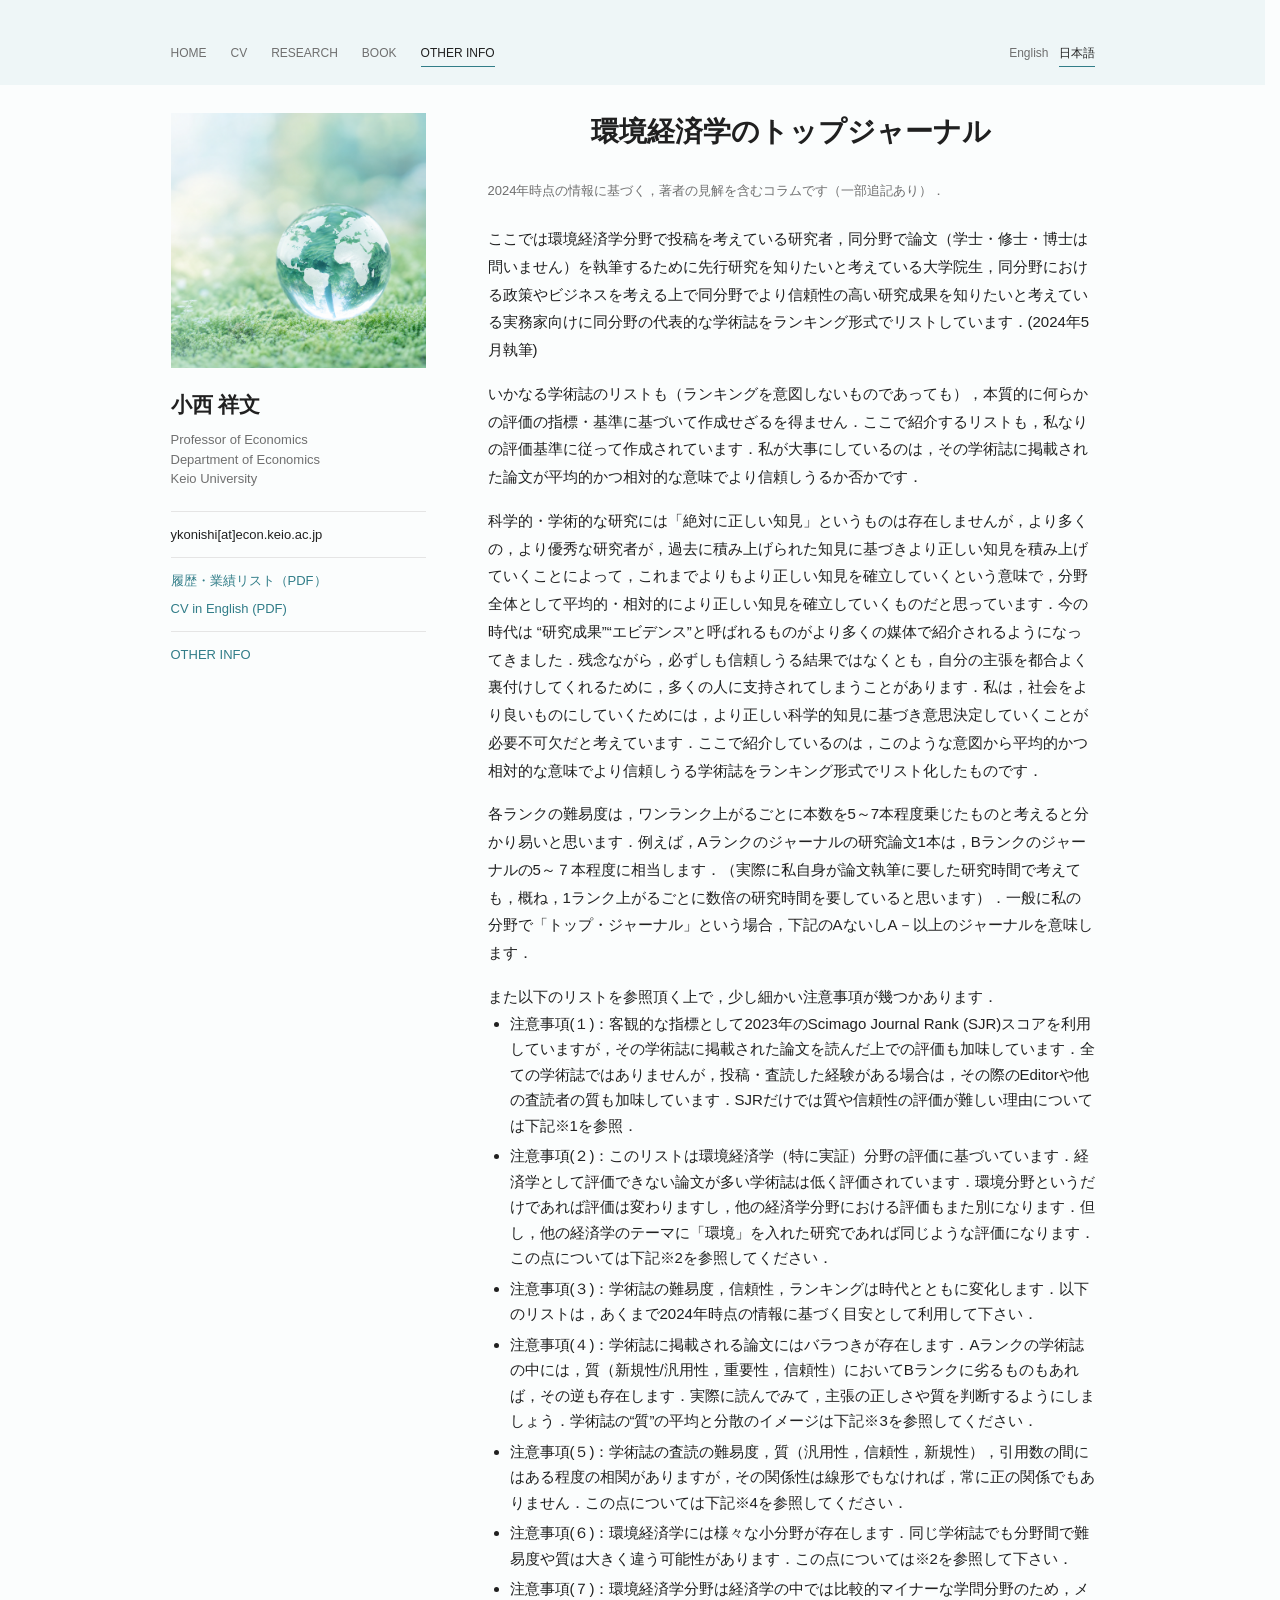
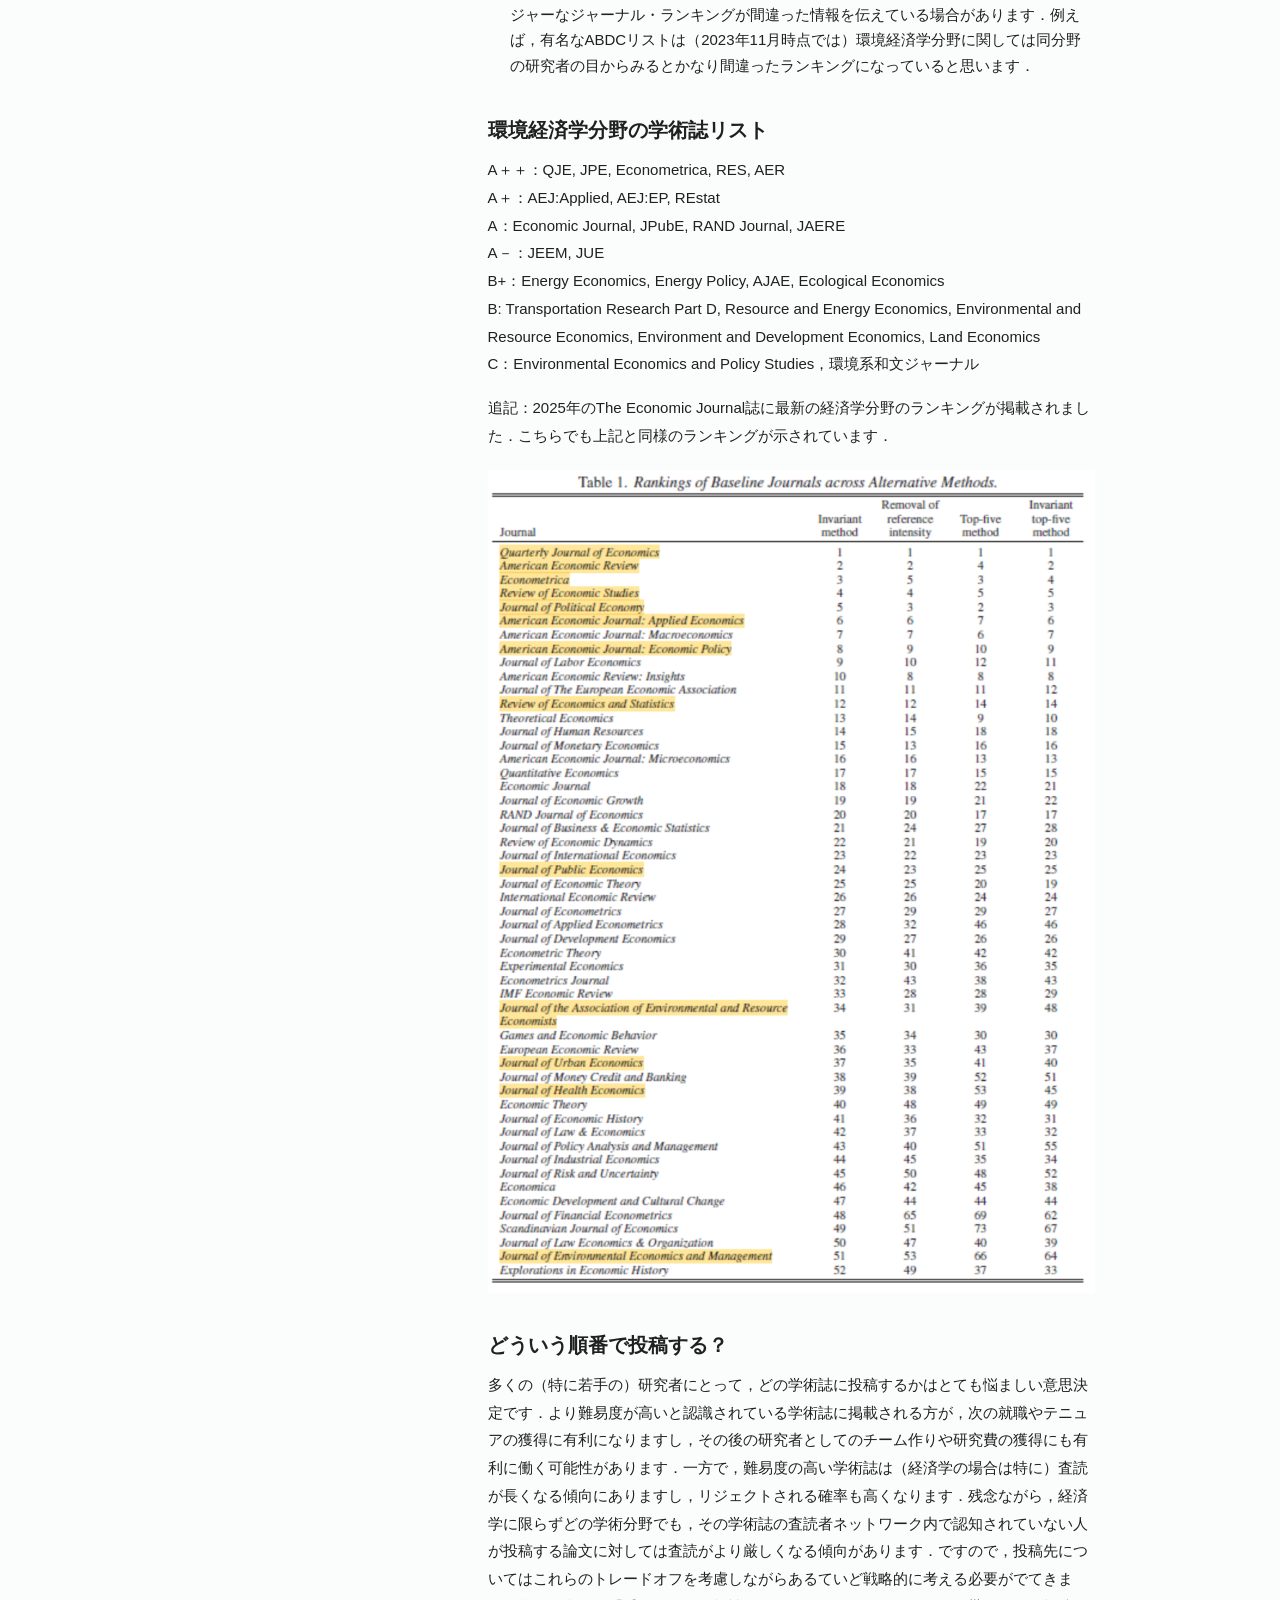
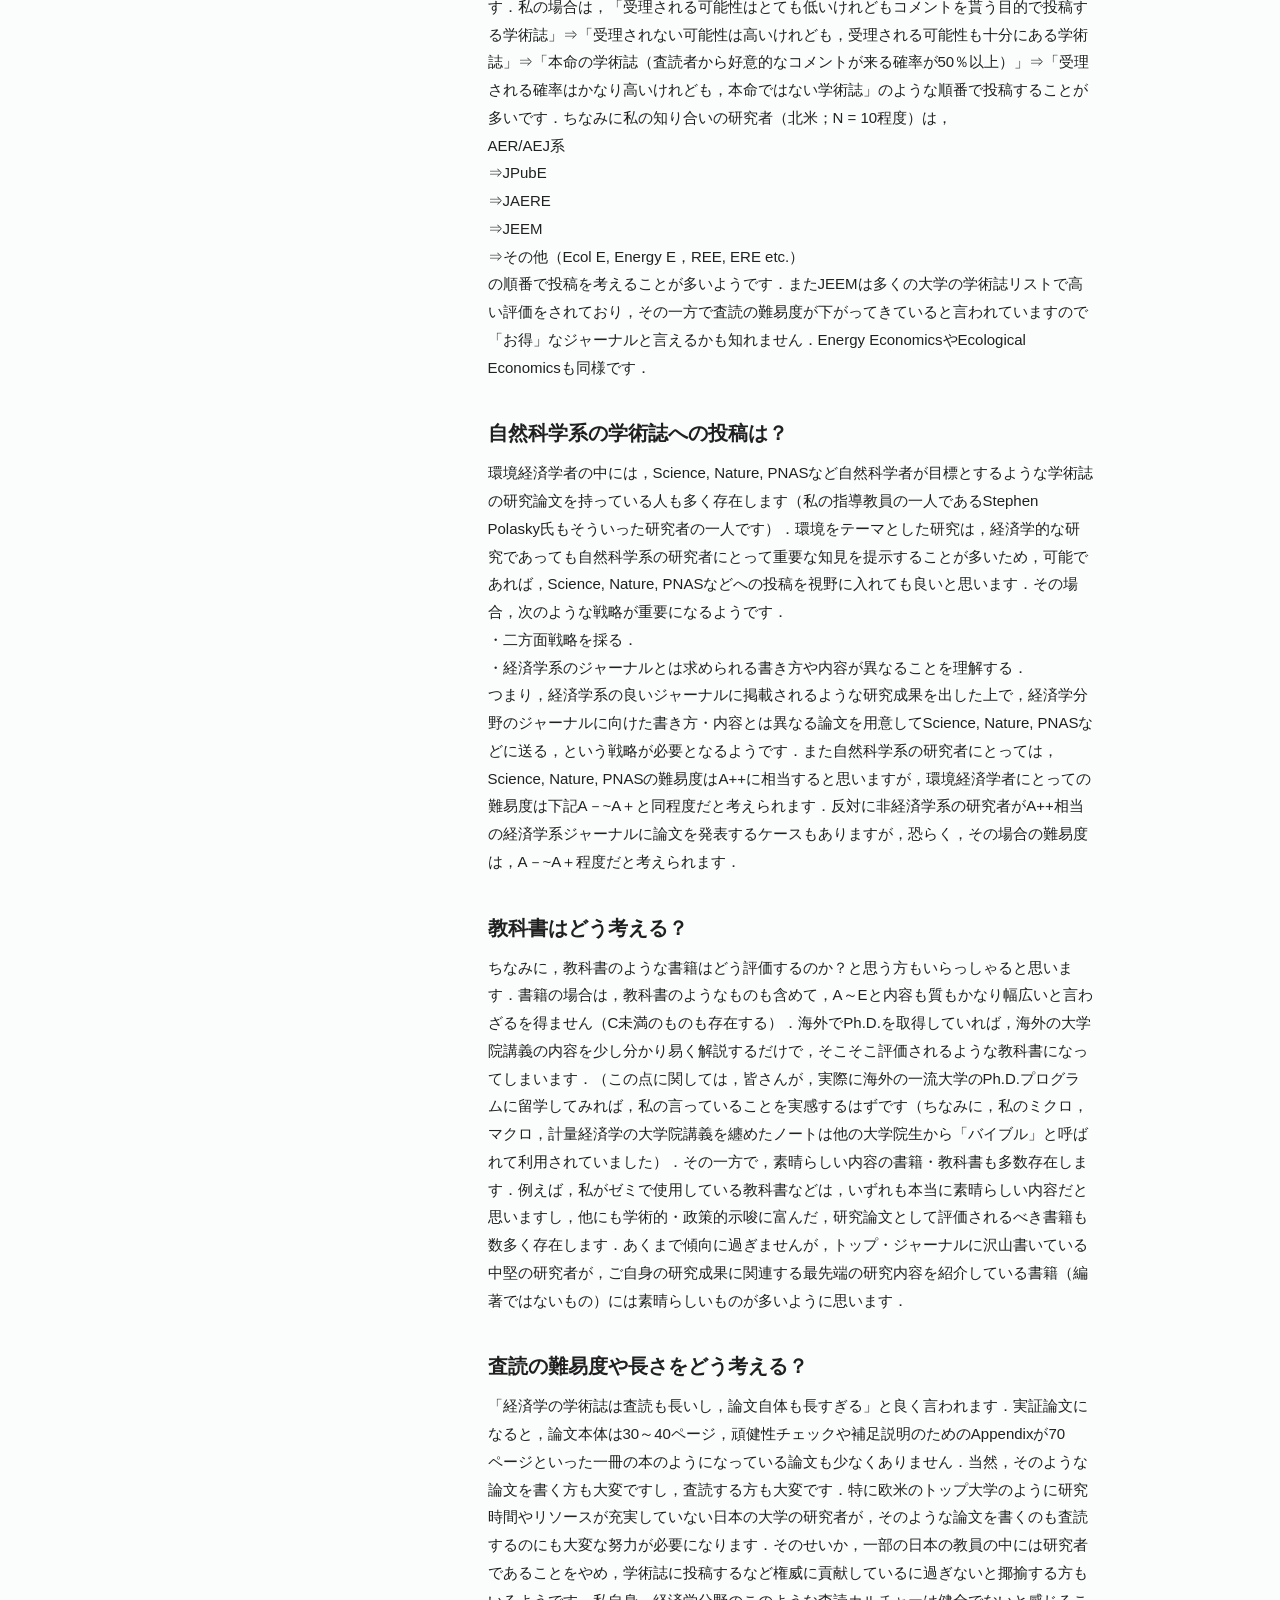
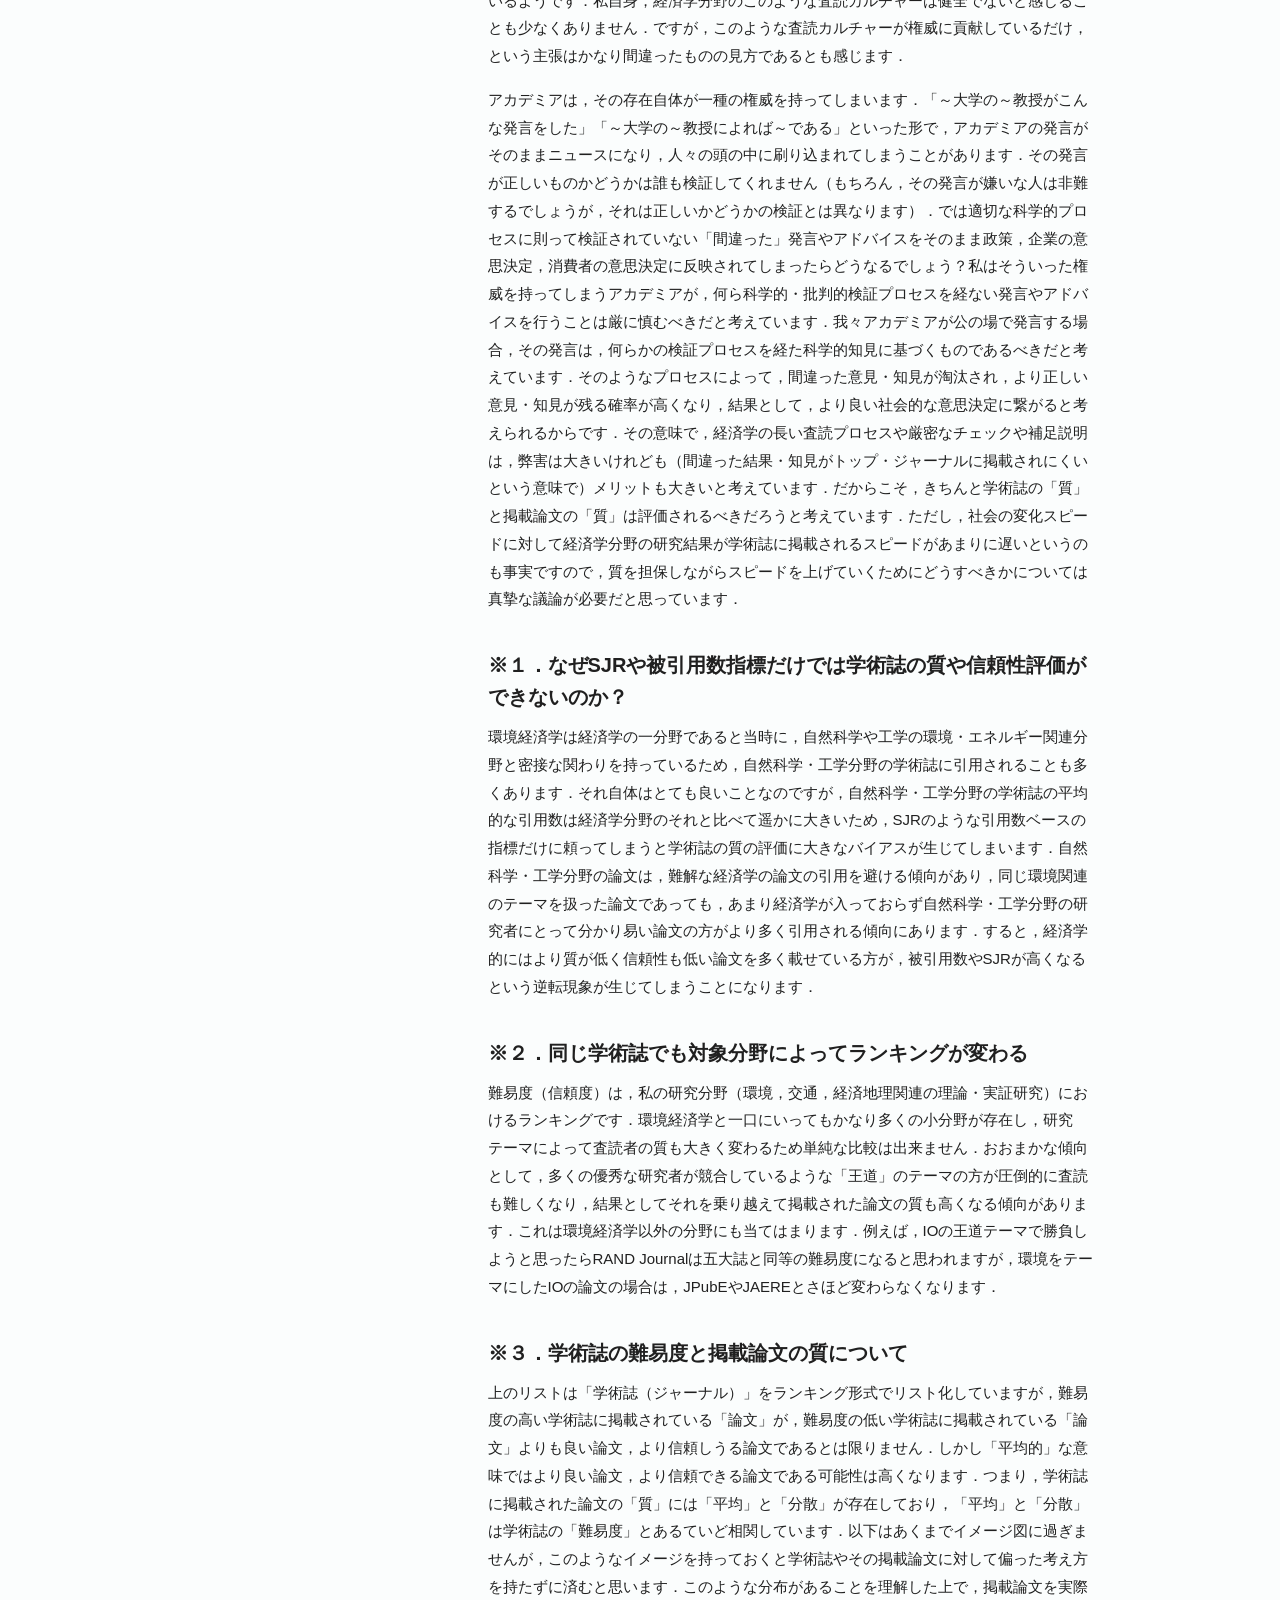
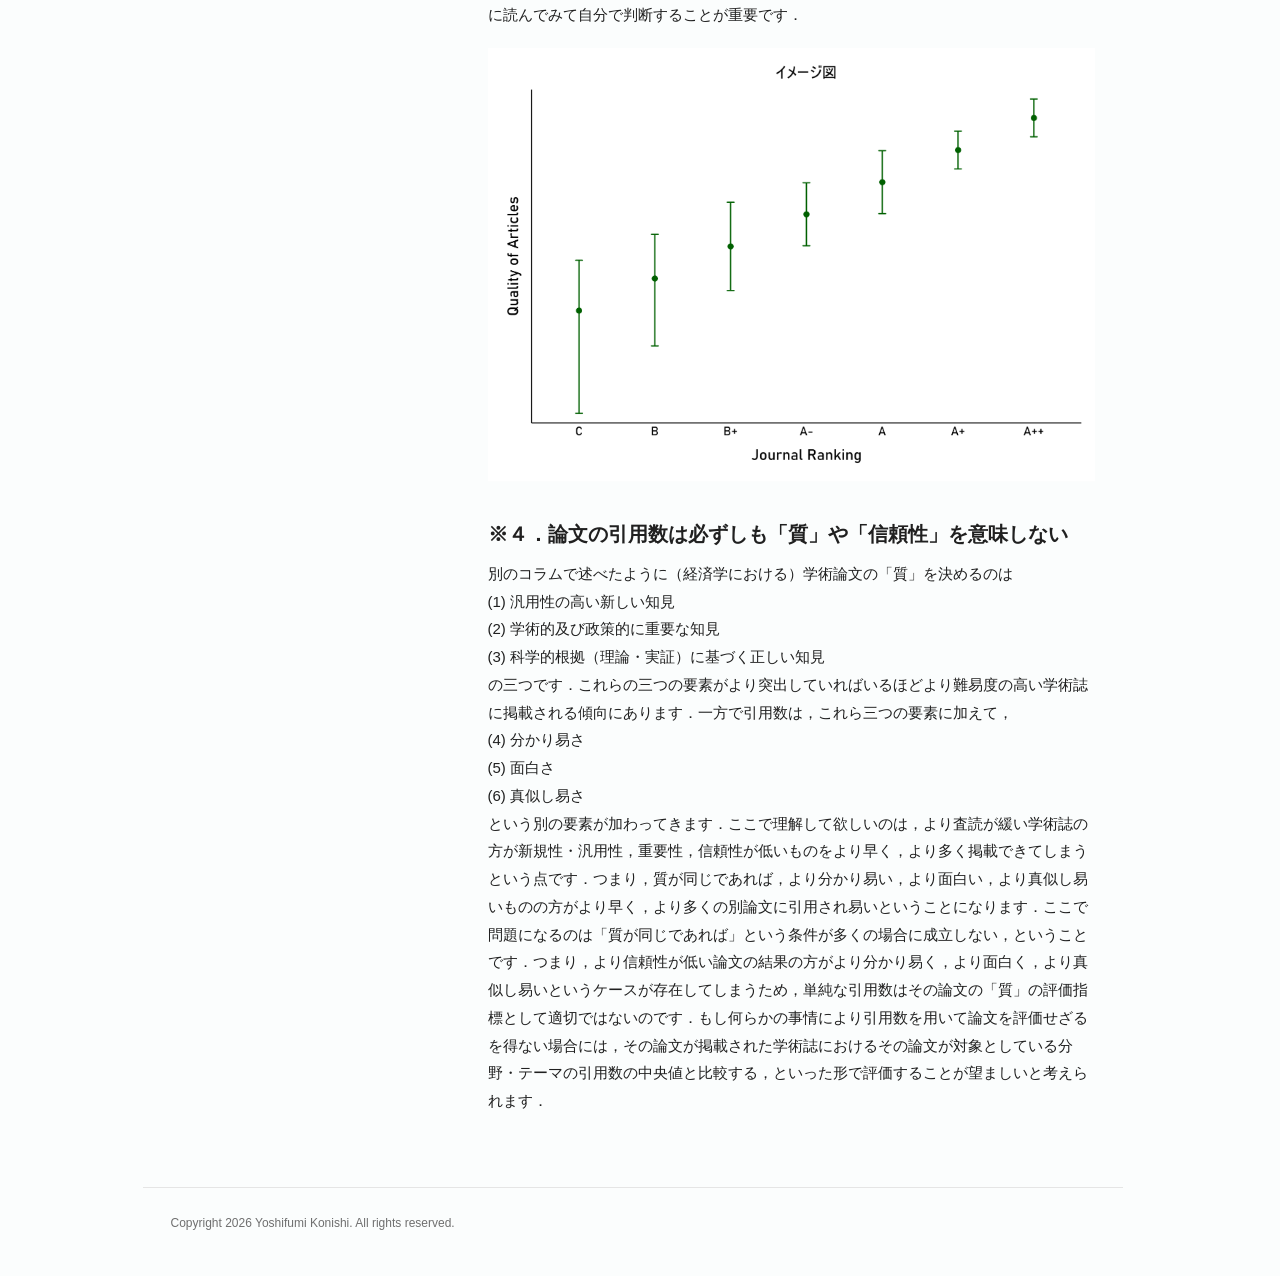
<file: journals-ja.html>
<!doctype html>
<html lang="ja">
<head>
  <meta charset="utf-8">
  <meta name="viewport" content="width=device-width, initial-scale=1">
  <title>環境経済学の学術誌 | 小西祥文</title>
  <meta name="description" content="小西祥文，慶應義塾大学経済学部教授．実証ミクロ経済学・環境経済学．環境経済学の学術誌">
  <link rel="stylesheet" href="assets/styles.css?v=20261025">
  <link rel="stylesheet" href="assets/bilingual.css?v=20261025-4">
  <link rel="alternate" hreflang="ja" href="journals-ja.html">

</head>
<body class="ja-site">
  <header class="site-header">
    <div class="nav-wrap">
      <nav class="nav" aria-label="メインナビゲーション">
        <a href="index-ja.html">HOME</a>
        <a href="cv-ja.html">CV</a>
        <a href="research-ja.html">RESEARCH</a>
        <a href="book-ja.html">BOOK</a>
        <a href="lab-ja.html" aria-current="page">OTHER INFO</a>
      </nav>
      <nav class="language-switch" aria-label="表示言語">
        <a href="index.html" lang="en" hreflang="en">English</a>
        <a href="journals-ja.html" lang="ja" hreflang="ja" aria-current="true">日本語</a>
      </nav>
    </div>
  </header>

  <main class="page">
    <aside class="sidebar">
      <img class="portrait" src="assets/sidebar-globe-generated.png" width="255" height="255" alt="苔の上に置かれたガラスの地球儀">
      <h1>小西 祥文</h1>
      <p class="title" lang="en">Professor of Economics<br>Department of Economics<br>Keio University</p>
      <div class="contact">ykonishi[at]econ.keio.ac.jp</div>
      <div class="quick-links">
        <a href="docs/CV_J.pdf">履歴・業績リスト（PDF）</a>
        <a href="docs/CV_E.pdf" lang="en">CV in English (PDF)</a>
      </div>
      <div class="quick-links"><a href="lab-ja.html" lang="en">OTHER INFO</a></div>
    </aside>

    <section class="content">
      <h2 class="eyebrow page-heading" lang="ja">環境経済学のトップジャーナル</h2>
      <p class="archive-date">2024年時点の情報に基づく，著者の見解を含むコラムです（一部追記あり）．</p>
      <div class="article-content">
<div>
      
  
  
    <p>ここでは環境経済学分野で投稿を考えている研究者，同分野で論文（学士・修士・博士は問いません）を執筆するために先行研究を知りたいと考えている大学院生，同分野における政策やビジネスを考える上で同分野でより信頼性の高い研究成果を知りたいと考えている実務家向けに同分野の代表的な学術誌をランキング形式でリストしています．(2024年5月執筆)</p>

<p>いかなる学術誌のリストも（ランキングを意図しないものであっても），本質的に何らかの評価の指標・基準に基づいて作成せざるを得ません．ここで紹介するリストも，私なりの評価基準に従って作成されています．私が大事にしているのは，その学術誌に掲載された論文が平均的かつ相対的な意味でより信頼しうるか否かです．</p>

<p>科学的・学術的な研究には「絶対に正しい知見」というものは存在しませんが，より多くの，より優秀な研究者が，過去に積み上げられた知見に基づきより正しい知見を積み上げていくことによって，これまでよりもより正しい知見を確立していくという意味で，分野全体として平均的・相対的により正しい知見を確立していくものだと思っています．今の時代は “研究成果”“エビデンス”と呼ばれるものがより多くの媒体で紹介されるようになってきました．残念ながら，必ずしも信頼しうる結果ではなくとも，自分の主張を都合よく裏付けしてくれるために，多くの人に支持されてしまうことがあります．私は，社会をより良いものにしていくためには，より正しい科学的知見に基づき意思決定していくことが必要不可欠だと考えています．ここで紹介しているのは，このような意図から平均的かつ相対的な意味でより信頼しうる学術誌をランキング形式でリスト化したものです．</p>

<p>各ランクの難易度は，ワンランク上がるごとに本数を5～7本程度乗じたものと考えると分かり易いと思います．例えば，Aランクのジャーナルの研究論文1本は，Bランクのジャーナルの5～７本程度に相当します．（実際に私自身が論文執筆に要した研究時間で考えても，概ね，1ランク上がるごとに数倍の研究時間を要していると思います）．一般に私の分野で「トップ・ジャーナル」という場合，下記のAないしA－以上のジャーナルを意味します．</p>

<div>また以下のリストを参照頂く上で，少し細かい注意事項が幾つかあります．</div>

<div></div>

<div>
<ul>
<li>注意事項(１)：客観的な指標として2023年のScimago Journal Rank (SJR)スコアを利用していますが，その学術誌に掲載された論文を読んだ上での評価も加味しています．全ての学術誌ではありませんが，投稿・査読した経験がある場合は，その際のEditorや他の査読者の質も加味しています．SJRだけでは質や信頼性の評価が難しい理由については下記※1を参照．</li>
<li>注意事項(２)：このリストは環境経済学（特に実証）分野の評価に基づいています．経済学として評価できない論文が多い学術誌は低く評価されています．環境分野というだけであれば評価は変わりますし，他の経済学分野における評価もまた別になります．但し，他の経済学のテーマに「環境」を入れた研究であれば同じような評価になります．この点については下記※2を参照してください．</li>
<li>注意事項(３)：学術誌の難易度，信頼性，ランキングは時代とともに変化します．以下のリストは，あくまで2024年時点の情報に基づく目安として利用して下さい．</li>
<li>注意事項(４)：学術誌に掲載される論文にはバラつきが存在します．Aランクの学術誌の中には，質（新規性/汎用性，重要性，信頼性）においてBランクに劣るものもあれば，その逆も存在します．実際に読んでみて，主張の正しさや質を判断するようにしましょう．学術誌の“質”の平均と分散のイメージは下記※3を参照してください．</li>
<li>注意事項(５)：学術誌の査読の難易度，質（汎用性，信頼性，新規性），引用数の間にはある程度の相関がありますが，その関係性は線形でもなければ，常に正の関係でもありません．この点については下記※4を参照してください．</li>
<li>注意事項(６)：環境経済学には様々な小分野が存在します．同じ学術誌でも分野間で難易度や質は大きく違う可能性があります．この点については※2を参照して下さい．</li>
<li>注意事項(７)：環境経済学分野は経済学の中では比較的マイナーな学問分野のため，メジャーなジャーナル・ランキングが間違った情報を伝えている場合があります．例えば，有名なABDCリストは（2023年11月時点では）環境経済学分野に関しては同分野の研究者の目からみるとかなり間違ったランキングになっていると思います．</li>
</ul>

</div>

<h3><strong>環境経済学分野の学術誌リスト</strong></h3>

<div>A＋＋：QJE, JPE, Econometrica, RES, AER</div>

<div>A＋：AEJ:Applied, AEJ:EP, REstat</div>

<div>A：Economic Journal, JPubE, RAND Journal, JAERE</div>

<div>A－：JEEM, JUE</div>

<div>B+：Energy Economics, Energy Policy, AJAE, Ecological Economics</div>

<div>B: Transportation Research Part D, Resource and Energy Economics, Environmental and Resource Economics, Environment and Development Economics, Land Economics</div>

<p>C：Environmental Economics and Policy Studies，環境系和文ジャーナル</p>

<div>追記：2025年のThe Economic Journal誌に最新の経済学分野のランキングが掲載されました．こちらでも上記と同様のランキングが示されています．</div>

<p><a href="assets/journal-ranking.png"><img src="assets/journal-ranking.png" alt="New Economics Journal Ranking" loading="lazy"></a></p>

<h3><strong>どういう順番で投稿する？</strong></h3>

<div>多くの（特に若手の）研究者にとって，どの学術誌に投稿するかはとても悩ましい意思決定です．より難易度が高いと認識されている学術誌に掲載される方が，次の就職やテニュアの獲得に有利になりますし，その後の研究者としてのチーム作りや研究費の獲得にも有利に働く可能性があります．一方で，難易度の高い学術誌は（経済学の場合は特に）査読が長くなる傾向にありますし，リジェクトされる確率も高くなります．残念ながら，経済学に限らずどの学術分野でも，その学術誌の査読者ネットワーク内で認知されていない人が投稿する論文に対しては査読がより厳しくなる傾向があります．ですので，投稿先についてはこれらのトレードオフを考慮しながらあるていど戦略的に考える必要がでてきます．私の場合は，「受理される可能性はとても低いけれどもコメントを貰う目的で投稿する学術誌」⇒「受理されない可能性は高いけれども，受理される可能性も十分にある学術誌」⇒「本命の学術誌（査読者から好意的なコメントが来る確率が50％以上）」⇒「受理される確率はかなり高いけれども，本命ではない学術誌」のような順番で投稿することが多いです．ちなみに私の知り合いの研究者（北米；N = 10程度）は，</div>

<div>AER/AEJ系</div>

<div>⇒JPubE</div>

<div>⇒JAERE</div>

<div>⇒JEEM</div>

<div>⇒その他（Ecol E, Energy E，REE, ERE etc.）</div>

<div>の順番で投稿を考えることが多いようです．またJEEMは多くの大学の学術誌リストで高い評価をされており，その一方で査読の難易度が下がってきていると言われていますので「お得」なジャーナルと言えるかも知れません．Energy EconomicsやEcological Economicsも同様です．</div>

<h3><strong>自然科学系の学術誌への投稿は？</strong></h3>

<div>環境経済学者の中には，Science, Nature, PNASなど自然科学者が目標とするような学術誌の研究論文を持っている人も多く存在します（私の指導教員の一人であるStephen Polasky氏もそういった研究者の一人です）．環境をテーマとした研究は，経済学的な研究であっても自然科学系の研究者にとって重要な知見を提示することが多いため，可能であれば，Science, Nature, PNASなどへの投稿を視野に入れても良いと思います．その場合，次のような戦略が重要になるようです．</div>

<div>・二方面戦略を採る．</div>

<div>・経済学系のジャーナルとは求められる書き方や内容が異なることを理解する．</div>

<div>つまり，経済学系の良いジャーナルに掲載されるような研究成果を出した上で，経済学分野のジャーナルに向けた書き方・内容とは異なる論文を用意してScience, Nature, PNASなどに送る，という戦略が必要となるようです．また自然科学系の研究者にとっては，Science, Nature, PNASの難易度はA++に相当すると思いますが，環境経済学者にとっての難易度は下記A－~A＋と同程度だと考えられます．反対に非経済学系の研究者がA++相当の経済学系ジャーナルに論文を発表するケースもありますが，恐らく，その場合の難易度は，A－~A＋程度だと考えられます．</div>

<h3><strong>教科書はどう考える？</strong></h3>

<div>ちなみに，教科書のような書籍はどう評価するのか？と思う方もいらっしゃると思います．書籍の場合は，教科書のようなものも含めて，A～Eと内容も質もかなり幅広いと言わざるを得ません（C未満のものも存在する）．海外でPh.D.を取得していれば，海外の大学院講義の内容を少し分かり易く解説するだけで，そこそこ評価されるような教科書になってしまいます．（この点に関しては，皆さんが，実際に海外の一流大学のPh.D.プログラムに留学してみれば，私の言っていることを実感するはずです（ちなみに，私のミクロ，マクロ，計量経済学の大学院講義を纏めたノートは他の大学院生から「バイブル」と呼ばれて利用されていました）．その一方で，素晴らしい内容の書籍・教科書も多数存在します．例えば，私がゼミで使用している教科書などは，いずれも本当に素晴らしい内容だと思いますし，他にも学術的・政策的示唆に富んだ，研究論文として評価されるべき書籍も数多く存在します．あくまで傾向に過ぎませんが，トップ・ジャーナルに沢山書いている中堅の研究者が，ご自身の研究成果に関連する最先端の研究内容を紹介している書籍（編著ではないもの）には素晴らしいものが多いように思います．</div>

<h3><strong>査読の難易度や長さをどう考える？</strong></h3>

<p>「経済学の学術誌は査読も長いし，論文自体も長すぎる」と良く言われます．実証論文になると，論文本体は30～40ページ，頑健性チェックや補足説明のためのAppendixが70ページといった一冊の本のようになっている論文も少なくありません．当然，そのような論文を書く方も大変ですし，査読する方も大変です．特に欧米のトップ大学のように研究時間やリソースが充実していない日本の大学の研究者が，そのような論文を書くのも査読するのにも大変な努力が必要になります．そのせいか，一部の日本の教員の中には研究者であることをやめ，学術誌に投稿するなど権威に貢献しているに過ぎないと揶揄する方もいるようです．私自身，経済学分野のこのような査読カルチャーは健全でないと感じることも少なくありません．ですが，このような査読カルチャーが権威に貢献しているだけ，という主張はかなり間違ったものの見方であるとも感じます．</p>

<div>アカデミアは，その存在自体が一種の権威を持ってしまいます．「～大学の～教授がこんな発言をした」「～大学の～教授によれば～である」といった形で，アカデミアの発言がそのままニュースになり，人々の頭の中に刷り込まれてしまうことがあります．その発言が正しいものかどうかは誰も検証してくれません（もちろん，その発言が嫌いな人は非難するでしょうが，それは正しいかどうかの検証とは異なります）．では適切な科学的プロセスに則って検証されていない「間違った」発言やアドバイスをそのまま政策，企業の意思決定，消費者の意思決定に反映されてしまったらどうなるでしょう？私はそういった権威を持ってしまうアカデミアが，何ら科学的・批判的検証プロセスを経ない発言やアドバイスを行うことは厳に慎むべきだと考えています．我々アカデミアが公の場で発言する場合，その発言は，何らかの検証プロセスを経た科学的知見に基づくものであるべきだと考えています．そのようなプロセスによって，間違った意見・知見が淘汰され，より正しい意見・知見が残る確率が高くなり，結果として，より良い社会的な意思決定に繋がると考えられるからです．その意味で，経済学の長い査読プロセスや厳密なチェックや補足説明は，弊害は大きいけれども（間違った結果・知見がトップ・ジャーナルに掲載されにくいという意味で）メリットも大きいと考えています．だからこそ，きちんと学術誌の「質」と掲載論文の「質」は評価されるべきだろうと考えています．ただし，社会の変化スピードに対して経済学分野の研究結果が学術誌に掲載されるスピードがあまりに遅いというのも事実ですので，質を担保しながらスピードを上げていくためにどうすべきかについては真摯な議論が必要だと思っています．</div>

<div></div>

<h3> <strong>※１．なぜSJRや被引用数指標だけでは学術誌の質や信頼性評価ができないのか？</strong></h3>

<div>環境経済学は経済学の一分野であると当時に，自然科学や工学の環境・エネルギー関連分野と密接な関わりを持っているため，自然科学・工学分野の学術誌に引用されることも多くあります．それ自体はとても良いことなのですが，自然科学・工学分野の学術誌の平均的な引用数は経済学分野のそれと比べて遥かに大きいため，SJRのような引用数ベースの指標だけに頼ってしまうと学術誌の質の評価に大きなバイアスが生じてしまいます．自然科学・工学分野の論文は，難解な経済学の論文の引用を避ける傾向があり，同じ環境関連のテーマを扱った論文であっても，あまり経済学が入っておらず自然科学・工学分野の研究者にとって分かり易い論文の方がより多く引用される傾向にあります．すると，経済学的にはより質が低く信頼性も低い論文を多く載せている方が，被引用数やSJRが高くなるという逆転現象が生じてしまうことになります．</div>

<h3><strong>※２．同じ学術誌でも対象分野によってランキングが変わる</strong></h3>

<div>難易度（信頼度）は，私の研究分野（環境，交通，経済地理関連の理論・実証研究）におけるランキングです．環境経済学と一口にいってもかなり多くの小分野が存在し，研究テーマによって査読者の質も大きく変わるため単純な比較は出来ません．おおまかな傾向として，多くの優秀な研究者が競合しているような「王道」のテーマの方が圧倒的に査読も難しくなり，結果としてそれを乗り越えて掲載された論文の質も高くなる傾向があります．これは環境経済学以外の分野にも当てはまります．例えば，IOの王道テーマで勝負しようと思ったらRAND Journalは五大誌と同等の難易度になると思われますが，環境をテーマにしたIOの論文の場合は，JPubEやJAEREとさほど変わらなくなります．</div>

<div></div>

<h3><strong>※３．学術誌の難易度と掲載論文の質について</strong></h3>

<div>上のリストは「学術誌（ジャーナル）」をランキング形式でリスト化していますが，難易度の高い学術誌に掲載されている「論文」が，難易度の低い学術誌に掲載されている「論文」よりも良い論文，より信頼しうる論文であるとは限りません．しかし「平均的」な意味ではより良い論文，より信頼できる論文である可能性は高くなります．つまり，学術誌に掲載された論文の「質」には「平均」と「分散」が存在しており，「平均」と「分散」は学術誌の「難易度」とあるていど相関しています．以下はあくまでイメージ図に過ぎませんが，このようなイメージを持っておくと学術誌やその掲載論文に対して偏った考え方を持たずに済むと思います．このような分布があることを理解した上で，掲載論文を実際に読んでみて自分で判断することが重要です．</div>

<div><a href="assets/journal-quality.png"><img src="assets/journal-quality.png" alt="Ranking vs Quality Image" loading="lazy"></a></div>

<div></div>

<h3><strong>※４．論文の引用数は必ずしも「質」や「信頼性」を意味しない</strong></h3>

<div>別のコラムで述べたように（経済学における）学術論文の「質」を決めるのは</div>

<div>(1) 汎用性の高い新しい知見</div>

<div>(2) 学術的及び政策的に重要な知見</div>

<div>(3) 科学的根拠（理論・実証）に基づく正しい知見</div>

<div>の三つです．これらの三つの要素がより突出していればいるほどより難易度の高い学術誌に掲載される傾向にあります．一方で引用数は，これら三つの要素に加えて，</div>

<div>(4) 分かり易さ</div>

<div>(5) 面白さ</div>

<div>(6) 真似し易さ</div>

<div>という別の要素が加わってきます．ここで理解して欲しいのは，より査読が緩い学術誌の方が新規性・汎用性，重要性，信頼性が低いものをより早く，より多く掲載できてしまうという点です．つまり，質が同じであれば，より分かり易い，より面白い，より真似し易いものの方がより早く，より多くの別論文に引用され易いということになります．ここで問題になるのは「質が同じであれば」という条件が多くの場合に成立しない，ということです．つまり，より信頼性が低い論文の結果の方がより分かり易く，より面白く，より真似し易いというケースが存在してしまうため，単純な引用数はその論文の「質」の評価指標として適切ではないのです．もし何らかの事情により引用数を用いて論文を評価せざるを得ない場合には，その論文が掲載された学術誌におけるその論文が対象としている分野・テーマの引用数の中央値と比較する，といった形で評価することが望ましいと考えられます．</div>

  
  

    </div>
      </div>
    </section>
  </main>

  <footer class="footer">Copyright 2026 Yoshifumi Konishi. All rights reserved.</footer>
</body>
</html>
</file>
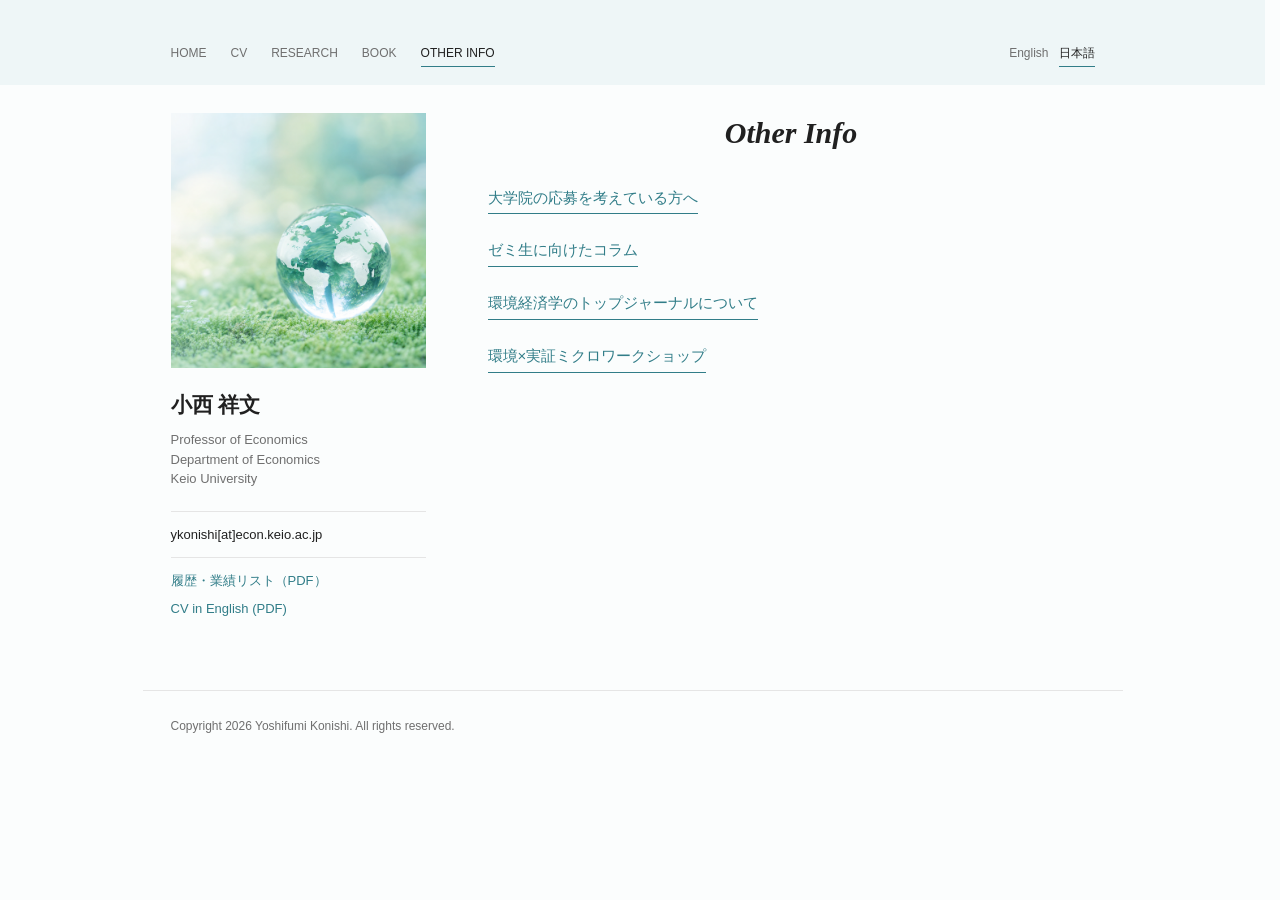
<file: lab-ja.html>
<!doctype html>
<html lang="ja">
<head>
  <meta charset="utf-8">
  <meta name="viewport" content="width=device-width, initial-scale=1">
  <title>OTHER INFO | 小西祥文</title>
  <meta name="description" content="小西祥文，慶應義塾大学経済学部教授．実証ミクロ経済学・環境経済学．OTHER INFO">
  <link rel="stylesheet" href="assets/styles.css?v=20261025">
  <link rel="stylesheet" href="assets/bilingual.css?v=20261025-5">
  <link rel="alternate" hreflang="ja" href="lab-ja.html">

</head>
<body class="ja-site">
  <header class="site-header">
    <div class="nav-wrap">
      <nav class="nav" aria-label="メインナビゲーション">
        <a href="index-ja.html">HOME</a>
        <a href="cv-ja.html">CV</a>
        <a href="research-ja.html">RESEARCH</a>
        <a href="book-ja.html">BOOK</a>
        <a href="lab-ja.html" aria-current="page">OTHER INFO</a>
      </nav>
      <nav class="language-switch" aria-label="表示言語">
        <a href="index.html" lang="en" hreflang="en">English</a>
        <a href="lab-ja.html" lang="ja" hreflang="ja" aria-current="true">日本語</a>
      </nav>
    </div>
  </header>

  <main class="page">
    <aside class="sidebar">
      <img class="portrait" src="assets/sidebar-globe-generated.png" width="255" height="255" alt="苔の上に置かれたガラスの地球儀">
      <h1>小西 祥文</h1>
      <p class="title" lang="en">Professor of Economics<br>Department of Economics<br>Keio University</p>
      <div class="contact">ykonishi[at]econ.keio.ac.jp</div>
      <div class="quick-links">
        <a href="docs/CV_J.pdf">履歴・業績リスト（PDF）</a>
        <a href="docs/CV_E.pdf" lang="en">CV in English (PDF)</a>
      </div>

    </aside>

    <section class="content">
      <h2 class="eyebrow page-heading" lang="en">Other Info</h2>
      <nav class="info-links book-actions" aria-label="関連情報">
        <a href="members-ja.html">大学院の応募を考えている方へ</a>
        <a href="students-ja.html">ゼミ生に向けたコラム</a>
        <a href="journals-ja.html">環境経済学のトップジャーナルについて</a>
        <a href="workshop-ja.html">環境×実証ミクロワークショップ</a>
      </nav>
    </section>
  </main>

  <footer class="footer">Copyright 2026 Yoshifumi Konishi. All rights reserved.</footer>
</body>
</html>
</file>
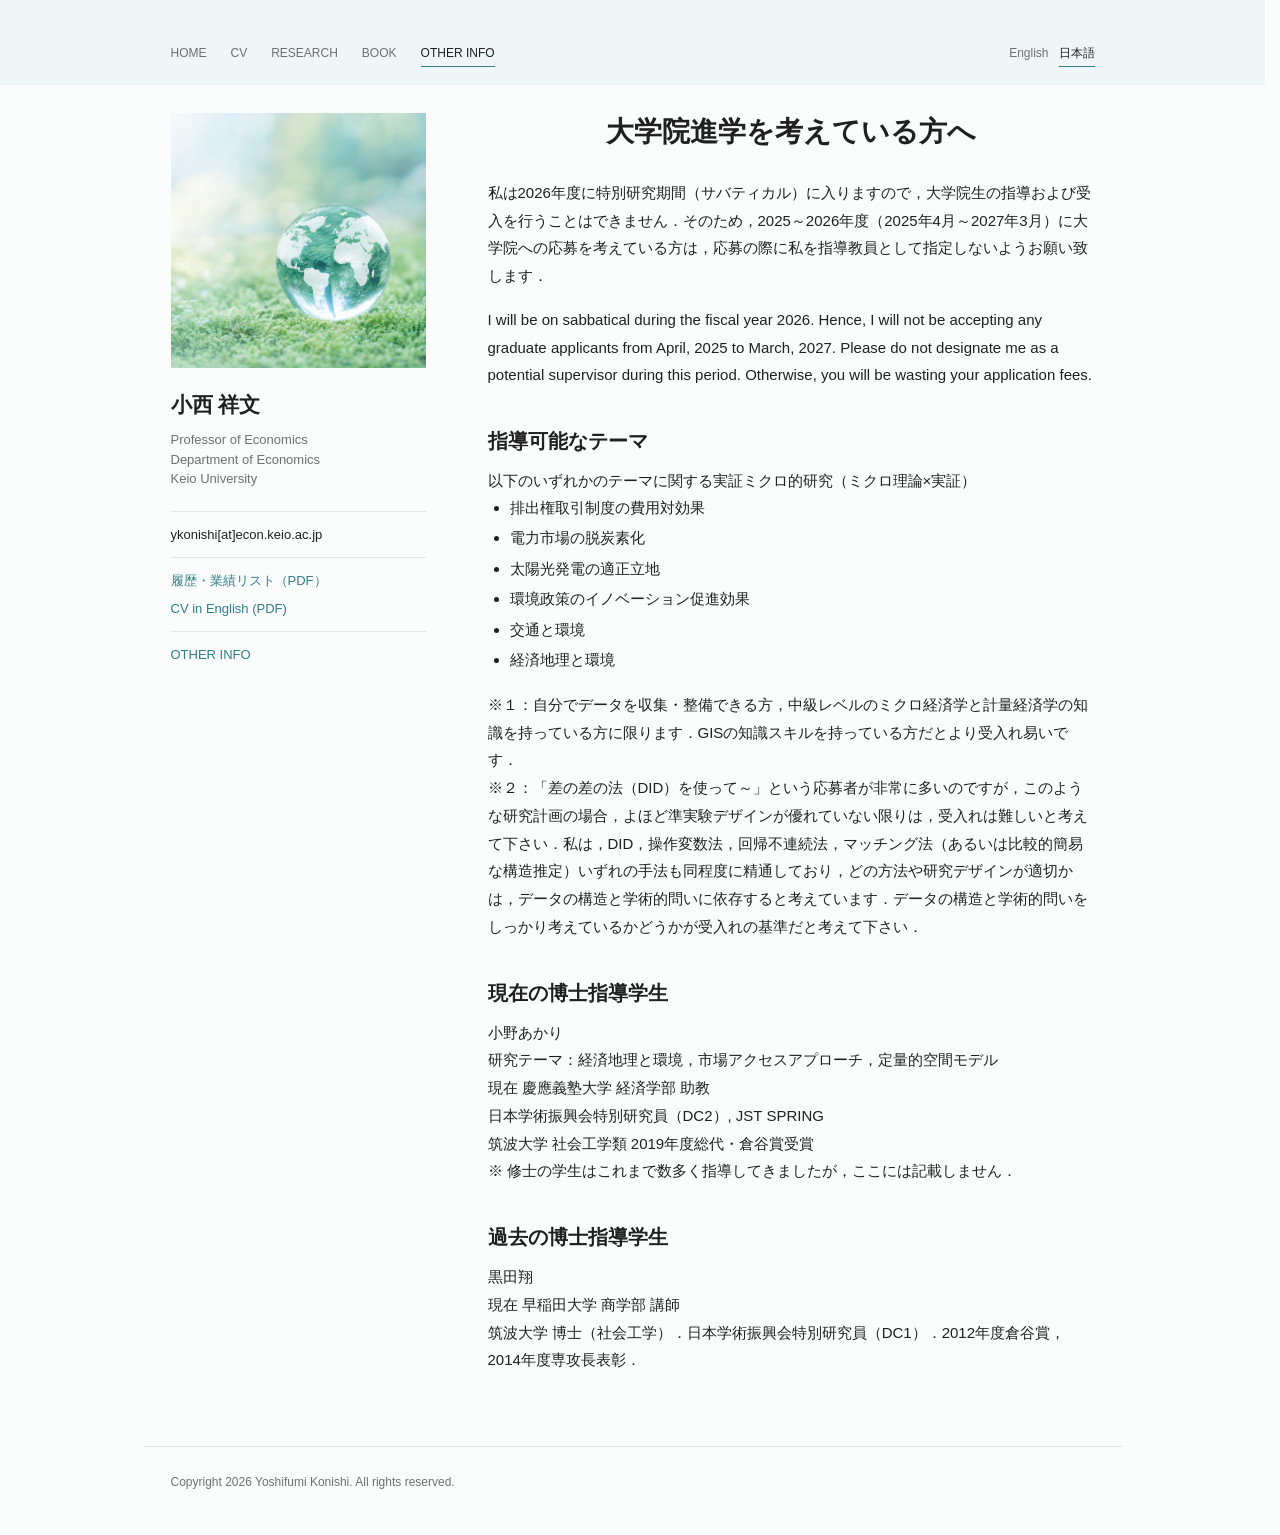
<file: members-ja.html>
<!doctype html>
<html lang="ja">
<head>
  <meta charset="utf-8">
  <meta name="viewport" content="width=device-width, initial-scale=1">
  <title>大学院進学を考えている方へ | 小西祥文</title>
  <meta name="description" content="小西祥文，慶應義塾大学経済学部教授．実証ミクロ経済学・環境経済学．大学院進学を考えている方へ">
  <link rel="stylesheet" href="assets/styles.css?v=20261025">
  <link rel="stylesheet" href="assets/bilingual.css?v=20261025-4">
  <link rel="alternate" hreflang="ja" href="members-ja.html">

</head>
<body class="ja-site">
  <header class="site-header">
    <div class="nav-wrap">
      <nav class="nav" aria-label="メインナビゲーション">
        <a href="index-ja.html">HOME</a>
        <a href="cv-ja.html">CV</a>
        <a href="research-ja.html">RESEARCH</a>
        <a href="book-ja.html">BOOK</a>
        <a href="lab-ja.html" aria-current="page">OTHER INFO</a>
      </nav>
      <nav class="language-switch" aria-label="表示言語">
        <a href="index.html" lang="en" hreflang="en">English</a>
        <a href="members-ja.html" lang="ja" hreflang="ja" aria-current="true">日本語</a>
      </nav>
    </div>
  </header>

  <main class="page">
    <aside class="sidebar">
      <img class="portrait" src="assets/sidebar-globe-generated.png" width="255" height="255" alt="苔の上に置かれたガラスの地球儀">
      <h1>小西 祥文</h1>
      <p class="title" lang="en">Professor of Economics<br>Department of Economics<br>Keio University</p>
      <div class="contact">ykonishi[at]econ.keio.ac.jp</div>
      <div class="quick-links">
        <a href="docs/CV_J.pdf">履歴・業績リスト（PDF）</a>
        <a href="docs/CV_E.pdf" lang="en">CV in English (PDF)</a>
      </div>
      <div class="quick-links"><a href="lab-ja.html" lang="en">OTHER INFO</a></div>
    </aside>

    <section class="content">
      <h2 class="eyebrow page-heading" lang="ja">大学院進学を考えている方へ</h2>
            <div class="article-content">
<div>
      
  
  
    
<div>
<p>私は2026年度に特別研究期間（サバティカル）に入りますので，大学院生の指導および受入を行うことはできません．そのため，2025～2026年度（2025年4月～2027年3月）に大学院への応募を考えている方は，応募の際に私を指導教員として指定しないようお願い致します．</p>

<p>I will be on sabbatical during the fiscal year 2026. Hence, I will not be accepting any graduate applicants from April, 2025 to March, 2027. Please do not designate me as a potential supervisor during this period. Otherwise, you will be wasting your application fees.</p>

</div>


<h3>指導可能なテーマ</h3>

<div>以下のいずれかのテーマに関する実証ミクロ的研究（ミクロ理論×実証）</div>

<ul>
<li>排出権取引制度の費用対効果</li>
<li>電力市場の脱炭素化</li>
<li>太陽光発電の適正立地</li>
<li>環境政策のイノベーション促進効果</li>
<li>交通と環境</li>
<li>経済地理と環境</li>
</ul>

<div>※１：自分でデータを収集・整備できる方，中級レベルのミクロ経済学と計量経済学の知識を持っている方に限ります．GISの知識スキルを持っている方だとより受入れ易いです．</div>

<div>※２：「差の差の法（DID）を使って～」という応募者が非常に多いのですが，このような研究計画の場合，よほど準実験デザインが優れていない限りは，受入れは難しいと考えて下さい．私は，DID，操作変数法，回帰不連続法，マッチング法（あるいは比較的簡易な構造推定）いずれの手法も同程度に精通しており，どの方法や研究デザインが適切かは，データの構造と学術的問いに依存すると考えています．データの構造と学術的問いをしっかり考えているかどうかが受入れの基準だと考えて下さい．</div>

<div></div>


<h3>現在の博士指導学生</h3>

<div>小野あかり</div>

<div>研究テーマ：経済地理と環境，市場アクセスアプローチ，定量的空間モデル</div>

<div>現在 慶應義塾大学 経済学部 助教</div>

<div>日本学術振興会特別研究員（DC2）, JST SPRING</div>

<div>筑波大学 社会工学類 2019年度総代・倉谷賞受賞</div>

<div></div>

<div>※ 修士の学生はこれまで数多く指導してきましたが，ここには記載しません．</div>

<div></div>


<h3>過去の博士指導学生</h3>

<div>黒田翔</div>

<div>現在 早稲田大学 商学部 講師</div>

<div>筑波大学 博士（社会工学）．日本学術振興会特別研究員（DC1）．2012年度倉谷賞，2014年度専攻長表彰．</div>

<div></div>

<div></div>


<div></div>


<div></div>

  
  

    </div>
      </div>
    </section>
  </main>

  <footer class="footer">Copyright 2026 Yoshifumi Konishi. All rights reserved.</footer>
</body>
</html>
</file>
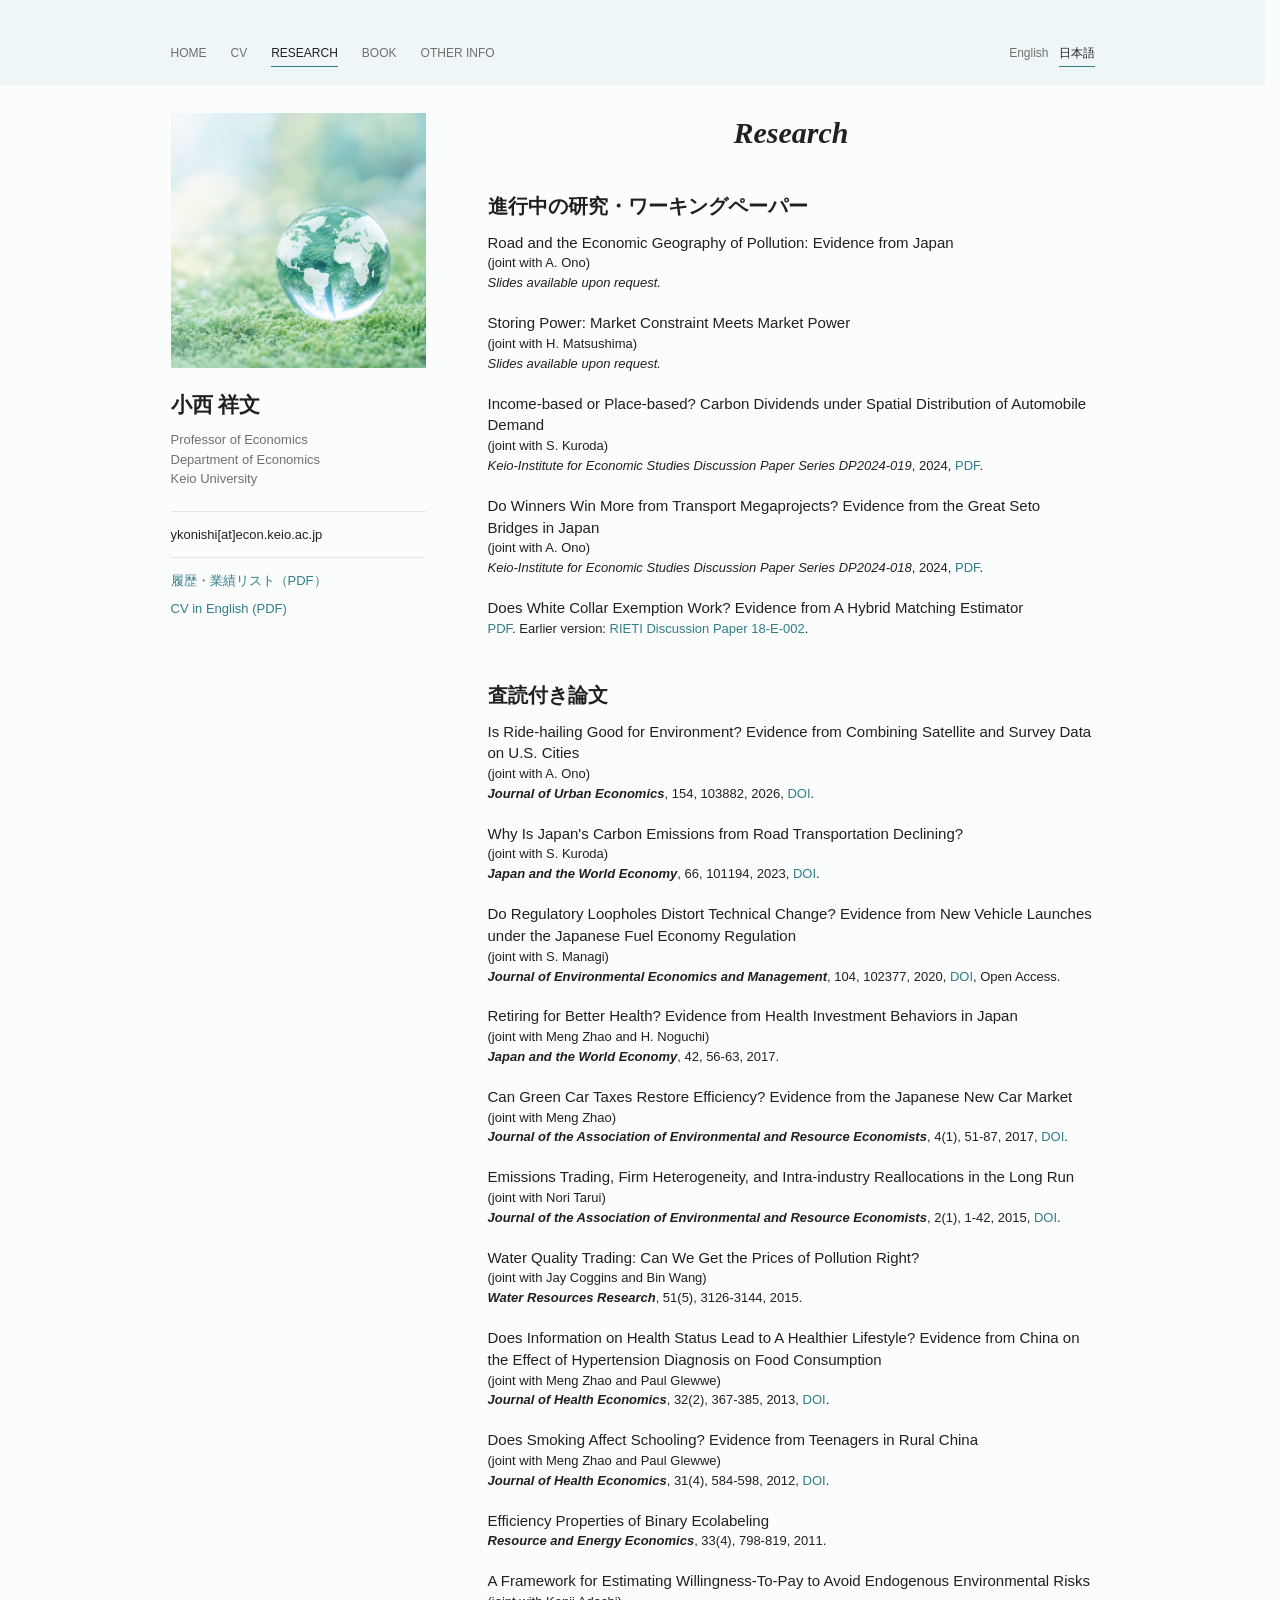
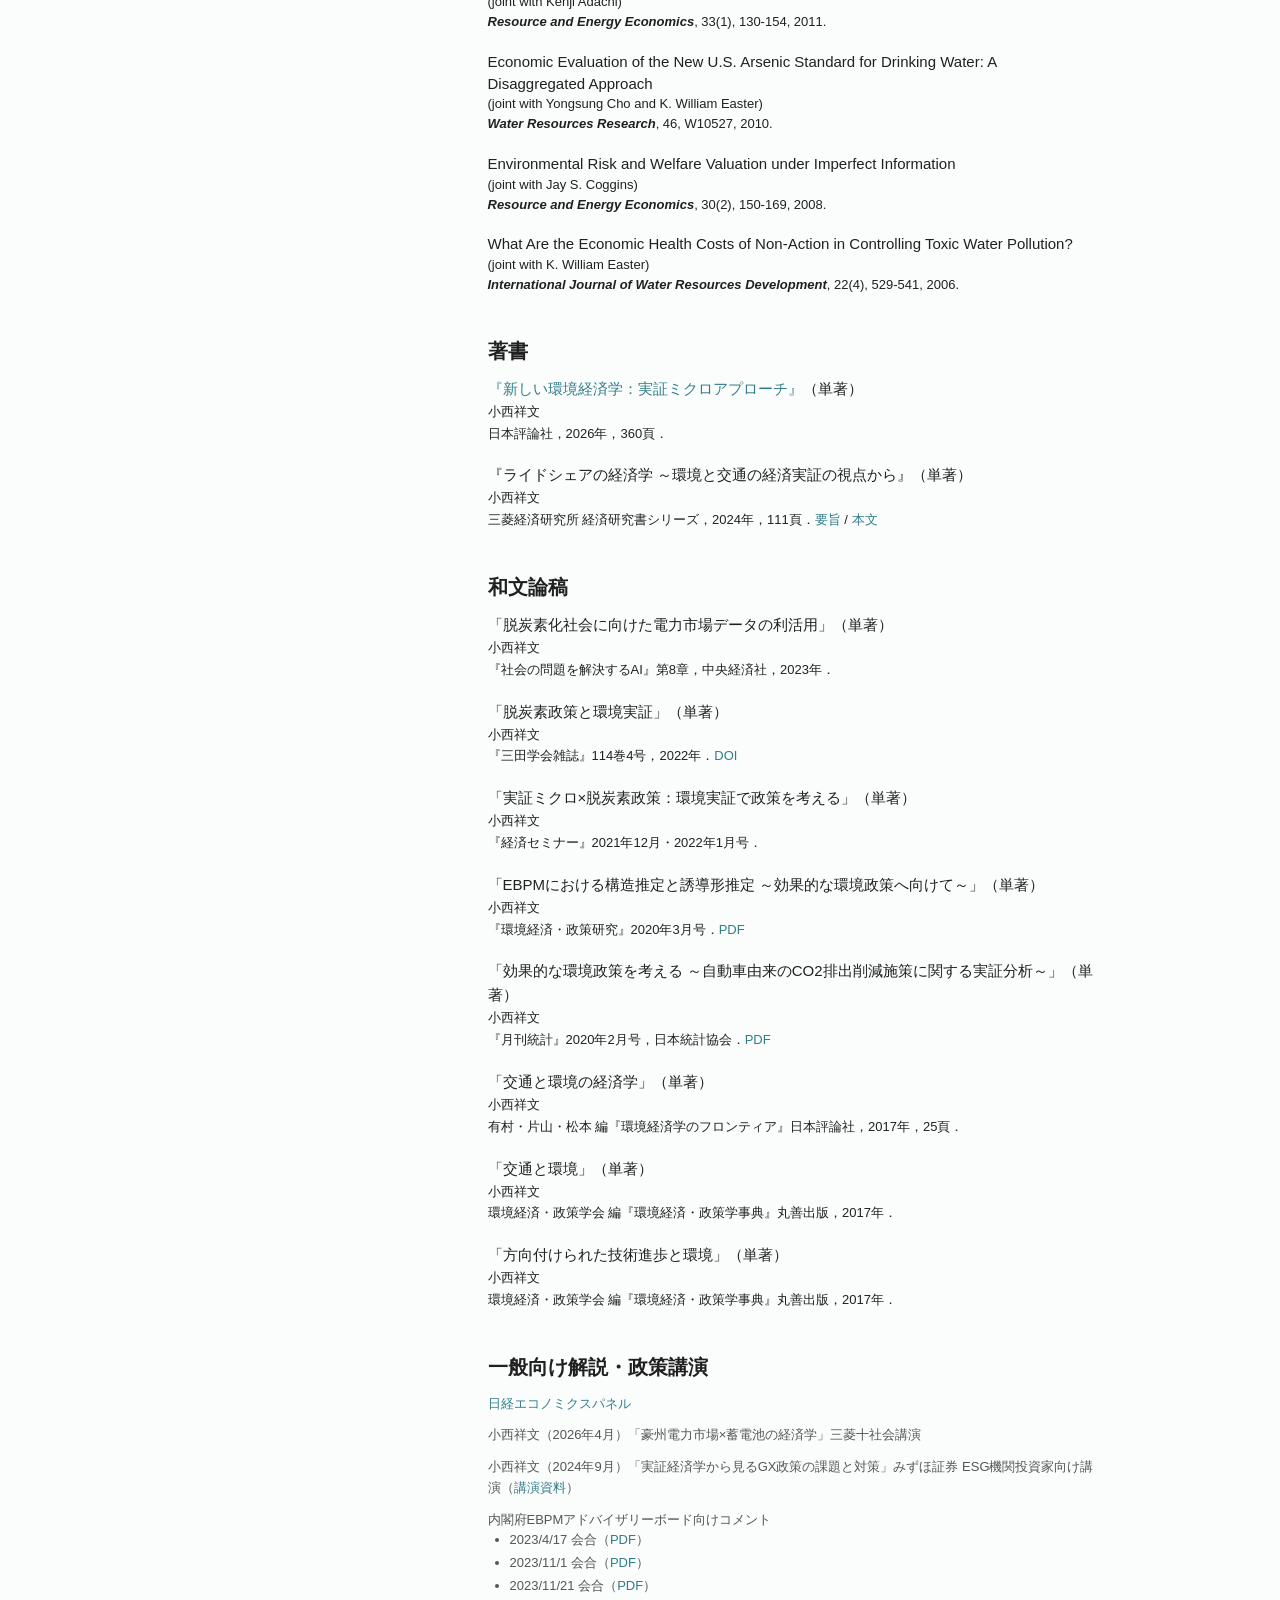
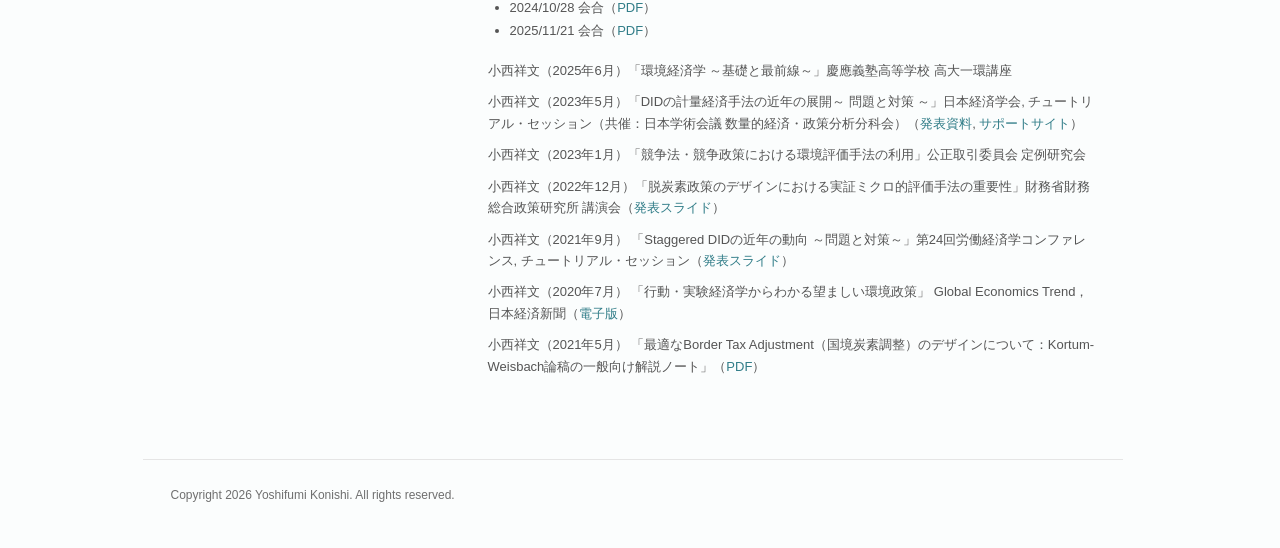
<file: research-ja.html>
<!doctype html>
<html lang="ja">
<head>
  <meta charset="utf-8">
  <meta name="viewport" content="width=device-width, initial-scale=1">
  <title>研究 | 小西祥文</title>
  <meta name="description" content="小西祥文，慶應義塾大学経済学部教授．実証ミクロ経済学・環境経済学．研究">
  <link rel="stylesheet" href="assets/styles.css?v=20261025">
  <link rel="stylesheet" href="assets/bilingual.css?v=20261025-7">
  <link rel="alternate" hreflang="ja" href="research-ja.html">
  <link rel="alternate" hreflang="en" href="research.html">
</head>
<body class="ja-site">
  <header class="site-header">
    <div class="nav-wrap">
      <nav class="nav" aria-label="メインナビゲーション">
        <a href="index-ja.html">HOME</a>
        <a href="cv-ja.html">CV</a>
        <a href="research-ja.html" aria-current="page">RESEARCH</a>
        <a href="book-ja.html">BOOK</a>
        <a href="lab-ja.html">OTHER INFO</a>
      </nav>
      <nav class="language-switch" aria-label="表示言語">
        <a href="research.html" lang="en" hreflang="en">English</a>
        <a href="research-ja.html" lang="ja" hreflang="ja" aria-current="true">日本語</a>
      </nav>
    </div>
  </header>

  <main class="page">
    <aside class="sidebar">
      <img class="portrait" src="assets/sidebar-globe-generated.png" width="255" height="255" alt="苔の上に置かれたガラスの地球儀">
      <h1>小西 祥文</h1>
      <p class="title" lang="en">Professor of Economics<br>Department of Economics<br>Keio University</p>
      <div class="contact">ykonishi[at]econ.keio.ac.jp</div>
      <div class="quick-links">
        <a href="docs/CV_J.pdf">履歴・業績リスト（PDF）</a>
        <a href="docs/CV_E.pdf" lang="en">CV in English (PDF)</a>
      </div>

    </aside>

    <section class="content">
      <h2 class="eyebrow page-heading" lang="en">Research</h2>
      <h3>進行中の研究・ワーキングペーパー</h3>
<div class="list research-list">
        <div class="item" lang="en">
          <div class="paper-title" lang="en">Road and the Economic Geography of Pollution: Evidence from Japan</div>
          <div class="paper-authors">(joint with A. Ono)</div>
          <div class="paper-meta"><em>Slides available upon request.</em></div>
        </div>
        <div class="item" lang="en">
          <div class="paper-title" lang="en">Storing Power: Market Constraint Meets Market Power</div>
          <div class="paper-authors">(joint with H. Matsushima)</div>
          <div class="paper-meta"><em>Slides available upon request.</em></div>
        </div>
        <div class="item" lang="en">
          <div class="paper-title" lang="en">Income-based or Place-based? Carbon Dividends under Spatial Distribution of Automobile Demand</div>
          <div class="paper-authors">(joint with S. Kuroda)</div>
          <div class="paper-meta"><span class="venue">Keio-Institute for Economic Studies Discussion Paper Series DP2024-019</span>, 2024, <a href="https://ies.keio.ac.jp/upload/DP2024-019_EN.pdf">PDF</a>.</div>
        </div>
        <div class="item" lang="en">
          <div class="paper-title" lang="en">Do Winners Win More from Transport Megaprojects? Evidence from the Great Seto Bridges in Japan</div>
          <div class="paper-authors">(joint with A. Ono)</div>
          <div class="paper-meta"><span class="venue">Keio-Institute for Economic Studies Discussion Paper Series DP2024-018</span>, 2024, <a href="https://ies.keio.ac.jp/upload/DP2024-018_EN.pdf">PDF</a>.</div>
        </div>
        <div class="item" lang="en">
          <div class="paper-title" lang="en">Does White Collar Exemption Work? Evidence from A Hybrid Matching Estimator</div>
          <div class="paper-meta"><a href="http://applied-economics.org/docs/WCE.pdf">PDF</a>. Earlier version: <a href="https://www.rieti.go.jp/jp/publications/dp/18e002.pdf">RIETI Discussion Paper 18-E-002</a>.</div>
        </div>
      </div>
      <h3>査読付き論文</h3>
<div class="list research-list">
        <div class="item" lang="en">
          <div class="paper-title" lang="en">Is Ride-hailing Good for Environment? Evidence from Combining Satellite and Survey Data on U.S. Cities</div>
          <div class="paper-authors">(joint with A. Ono)</div>
          <div class="paper-meta"><span class="venue"><strong>Journal of Urban Economics</strong></span>, 154, 103882, 2026, <a href="https://doi.org/10.1016/j.jue.2026.103882">DOI</a>.</div>
        </div>
        <div class="item" lang="en">
          <div class="paper-title" lang="en">Why Is Japan's Carbon Emissions from Road Transportation Declining?</div>
          <div class="paper-authors">(joint with S. Kuroda)</div>
          <div class="paper-meta"><span class="venue"><strong>Japan and the World Economy</strong></span>, 66, 101194, 2023, <a href="https://doi.org/10.1016/j.japwor.2023.101194">DOI</a>.</div>
        </div>
        <div class="item" lang="en">
          <div class="paper-title" lang="en">Do Regulatory Loopholes Distort Technical Change? Evidence from New Vehicle Launches under the Japanese Fuel Economy Regulation</div>
          <div class="paper-authors">(joint with S. Managi)</div>
          <div class="paper-meta"><span class="venue"><strong>Journal of Environmental Economics and Management</strong></span>, 104, 102377, 2020, <a href="https://doi.org/10.1016/j.jeem.2020.102377">DOI</a>, Open Access.</div>
        </div>
        <div class="item" lang="en">
          <div class="paper-title" lang="en">Retiring for Better Health? Evidence from Health Investment Behaviors in Japan</div>
          <div class="paper-authors">(joint with Meng Zhao and H. Noguchi)</div>
          <div class="paper-meta"><span class="venue"><strong>Japan and the World Economy</strong></span>, 42, 56-63, 2017.</div>
        </div>
        <div class="item" lang="en">
          <div class="paper-title" lang="en">Can Green Car Taxes Restore Efficiency? Evidence from the Japanese New Car Market</div>
          <div class="paper-authors">(joint with Meng Zhao)</div>
          <div class="paper-meta"><span class="venue"><strong>Journal of the Association of Environmental and Resource Economists</strong></span>, 4(1), 51-87, 2017, <a href="https://doi.org/10.1086/689701">DOI</a>.</div>
        </div>
        <div class="item" lang="en">
          <div class="paper-title" lang="en">Emissions Trading, Firm Heterogeneity, and Intra-industry Reallocations in the Long Run</div>
          <div class="paper-authors">(joint with Nori Tarui)</div>
          <div class="paper-meta"><span class="venue"><strong>Journal of the Association of Environmental and Resource Economists</strong></span>, 2(1), 1-42, 2015, <a href="https://doi.org/10.1086/679905">DOI</a>.</div>
        </div>
        <div class="item" lang="en">
          <div class="paper-title" lang="en">Water Quality Trading: Can We Get the Prices of Pollution Right?</div>
          <div class="paper-authors">(joint with Jay Coggins and Bin Wang)</div>
          <div class="paper-meta"><span class="venue"><strong>Water Resources Research</strong></span>, 51(5), 3126-3144, 2015.</div>
        </div>
        <div class="item" lang="en">
          <div class="paper-title" lang="en">Does Information on Health Status Lead to A Healthier Lifestyle? Evidence from China on the Effect of Hypertension Diagnosis on Food Consumption</div>
          <div class="paper-authors">(joint with Meng Zhao and Paul Glewwe)</div>
          <div class="paper-meta"><span class="venue"><strong>Journal of Health Economics</strong></span>, 32(2), 367-385, 2013, <a href="https://doi.org/10.1016/j.jhealeco.2012.11.007">DOI</a>.</div>
        </div>
        <div class="item" lang="en">
          <div class="paper-title" lang="en">Does Smoking Affect Schooling? Evidence from Teenagers in Rural China</div>
          <div class="paper-authors">(joint with Meng Zhao and Paul Glewwe)</div>
          <div class="paper-meta"><span class="venue"><strong>Journal of Health Economics</strong></span>, 31(4), 584-598, 2012, <a href="https://doi.org/10.1016/j.jhealeco.2012.04.005">DOI</a>.</div>
        </div>
        <div class="item" lang="en">
          <div class="paper-title" lang="en">Efficiency Properties of Binary Ecolabeling</div>
          <div class="paper-meta"><span class="venue"><strong>Resource and Energy Economics</strong></span>, 33(4), 798-819, 2011.</div>
        </div>
        <div class="item" lang="en">
          <div class="paper-title" lang="en">A Framework for Estimating Willingness-To-Pay to Avoid Endogenous Environmental Risks</div>
          <div class="paper-authors">(joint with Kenji Adachi)</div>
          <div class="paper-meta"><span class="venue"><strong>Resource and Energy Economics</strong></span>, 33(1), 130-154, 2011.</div>
        </div>
        <div class="item" lang="en">
          <div class="paper-title" lang="en">Economic Evaluation of the New U.S. Arsenic Standard for Drinking Water: A Disaggregated Approach</div>
          <div class="paper-authors">(joint with Yongsung Cho and K. William Easter)</div>
          <div class="paper-meta"><span class="venue"><strong>Water Resources Research</strong></span>, 46, W10527, 2010.</div>
        </div>
        <div class="item" lang="en">
          <div class="paper-title" lang="en">Environmental Risk and Welfare Valuation under Imperfect Information</div>
          <div class="paper-authors">(joint with Jay S. Coggins)</div>
          <div class="paper-meta"><span class="venue"><strong>Resource and Energy Economics</strong></span>, 30(2), 150-169, 2008.</div>
        </div>
        <div class="item" lang="en">
          <div class="paper-title" lang="en">What Are the Economic Health Costs of Non-Action in Controlling Toxic Water Pollution?</div>
          <div class="paper-authors">(joint with K. William Easter)</div>
          <div class="paper-meta"><span class="venue"><strong>International Journal of Water Resources Development</strong></span>, 22(4), 529-541, 2006.</div>
        </div>
      </div>
      <h3>著書</h3>
      <div class="list research-list">
        <div class="item">
          <div class="paper-title"><a href="book-ja.html">『新しい環境経済学：実証ミクロアプローチ』</a>（単著）</div>
          <div class="paper-authors">小西祥文</div>
          <div class="paper-meta">日本評論社，2026年，360頁．</div>
        </div>
        <div class="item">
          <div class="paper-title">『ライドシェアの経済学 ～環境と交通の経済実証の視点から』（単著）</div>
          <div class="paper-authors">小西祥文</div>
          <div class="paper-meta">三菱経済研究所 経済研究書シリーズ，2024年，111頁．<a href="https://www.meri.or.jp/pdf/keizai-kenkyusyo/157_youshi_konishi.pdf">要旨</a> / <a href="https://www.jstage.jst.go.jp/article/merierb/2024/157/2024_157/_article/-char/ja/">本文</a></div>
        </div>
      </div>
      <h3>和文論稿</h3>
      <div class="list research-list">
        <div class="item">
          <div class="paper-title">「脱炭素化社会に向けた電力市場データの利活用」（単著）</div>
          <div class="paper-authors">小西祥文</div>
          <div class="paper-meta">『社会の問題を解決するAI』第8章，中央経済社，2023年．</div>
        </div>
        <div class="item">
          <div class="paper-title">「脱炭素政策と環境実証」（単著）</div>
          <div class="paper-authors">小西祥文</div>
          <div class="paper-meta">『三田学会雑誌』114巻4号，2022年．<a href="https://doi.org/10.14991/001.20220101-0023">DOI</a></div>
        </div>
        <div class="item">
          <div class="paper-title">「実証ミクロ×脱炭素政策：環境実証で政策を考える」（単著）</div>
          <div class="paper-authors">小西祥文</div>
          <div class="paper-meta">『経済セミナー』2021年12月・2022年1月号．</div>
        </div>
        <div class="item">
          <div class="paper-title">「EBPMにおける構造推定と誘導形推定 ～効果的な環境政策へ向けて～」（単著）</div>
          <div class="paper-authors">小西祥文</div>
          <div class="paper-meta">『環境経済・政策研究』2020年3月号．<a href="https://www.jstage.jst.go.jp/article/reeps/13/1/13_1/_pdf/-char/ja">PDF</a></div>
        </div>
        <div class="item">
          <div class="paper-title">「効果的な環境政策を考える ～自動車由来のCO2排出削減施策に関する実証分析～」（単著）</div>
          <div class="paper-authors">小西祥文</div>
          <div class="paper-meta">『月刊統計』2020年2月号，日本統計協会．<a href="http://applied-economics.org/docs/Stat2020.pdf">PDF</a></div>
        </div>
        <div class="item">
          <div class="paper-title">「交通と環境の経済学」（単著）</div>
          <div class="paper-authors">小西祥文</div>
          <div class="paper-meta">有村・片山・松本 編『環境経済学のフロンティア』日本評論社，2017年，25頁．</div>
        </div>
        <div class="item">
          <div class="paper-title">「交通と環境」（単著）</div>
          <div class="paper-authors">小西祥文</div>
          <div class="paper-meta">環境経済・政策学会 編『環境経済・政策学事典』丸善出版，2017年．</div>
        </div>
        <div class="item">
          <div class="paper-title">「方向付けられた技術進歩と環境」（単著）</div>
          <div class="paper-authors">小西祥文</div>
          <div class="paper-meta">環境経済・政策学会 編『環境経済・政策学事典』丸善出版，2017年．</div>
        </div>
      </div>
      <h3>一般向け解説・政策講演</h3>
      <div class="article-content policy-content"><p><a href="https://www.nikkei.com/topics/24111200">日経エコノミクスパネル</a></p>
<p>小西祥文（2026年4月）「豪州電力市場×蓄電池の経済学」三菱十社会講演</p>
<p>小西祥文（2024年9月）「実証経済学から見るGX政策の課題と対策」みずほ証券 ESG機関投資家向け講演（<a href="http://applied-economics.org/docs/mizuho2024.pdf">講演資料</a>）</p>
<div>内閣府EBPMアドバイザリーボード向けコメント</div>
<ul>
<li>2023/4/17 会合（<a href="http://applied-economics.org/docs/09_EBPMAB_Comment.pdf">PDF</a>）</li>
<li>2023/11/1 会合（<a href="http://applied-economics.org/docs/10_EBPMAB_Comment.pdf">PDF</a>）</li>
<li>2023/11/21 会合（<a href="http://applied-economics.org/docs/11_EBPMAB_Comment.pdf">PDF</a>）</li>
<li>2024/10/28 会合（<a href="http://applied-economics.org/docs/20241028_EBPMAB_comment.pdf">PDF</a>）</li>
<li>2025/11/21 会合（<a href="http://applied-economics.org/docs/20251121_EBPMAB_comment.pdf">PDF</a>）</li>
</ul>
<p>小西祥文（2025年6月）「環境経済学 ～基礎と最前線～」慶應義塾高等学校 高大一環講座</p>
<p>小西祥文（2023年5月）「DIDの計量経済手法の近年の展開～ 問題と対策 ～」日本経済学会, チュートリアル・セッション（共催：日本学術会議 数量的経済・政策分析分科会）（<a href="http://applied-economics.org/docs/SDID_Tutorial_Main.pdf">発表資料</a>, <a href="https://github.com/kazuyanagimoto/staggered_did_tutorial">サポートサイト</a>）</p>
<p>小西祥文（2023年1月）「競争法・競争政策における環境評価手法の利用」公正取引委員会 定例研究会</p>
<p>小西祥文（2022年12月）「脱炭素政策のデザインにおける実証ミクロ的評価手法の重要性」財務省財務総合政策研究所 講演会（<a href="http://applied-economics.org/docs/mf20221214.pdf">発表スライド</a>）</p>
<p>小西祥文（2021年9月） 「Staggered DIDの近年の動向 ～問題と対策～」第24回労働経済学コンファレンス, チュートリアル・セッション（<a href="http://applied-economics.org/docs/SDID.pdf">発表スライド</a>）</p>
<p>小西祥文（2020年7月） 「行動・実験経済学からわかる望ましい環境政策」 Global Economics Trend，日本経済新聞（<a href="https://www.nikkei.com/article/DGXMZO61136460T00C20A7I00000/">電子版</a>）</p>
<p>小西祥文（2021年5月） 「最適なBorder Tax Adjustment（国境炭素調整）のデザインについて：Kortum-Weisbach論稿の一般向け解説ノート」（<a href="http://applied-economics.org/docs/BTA.pdf">PDF</a>）</p></div>
    </section>
  </main>

  <footer class="footer">Copyright 2026 Yoshifumi Konishi. All rights reserved.</footer>
</body>
</html>
</file>
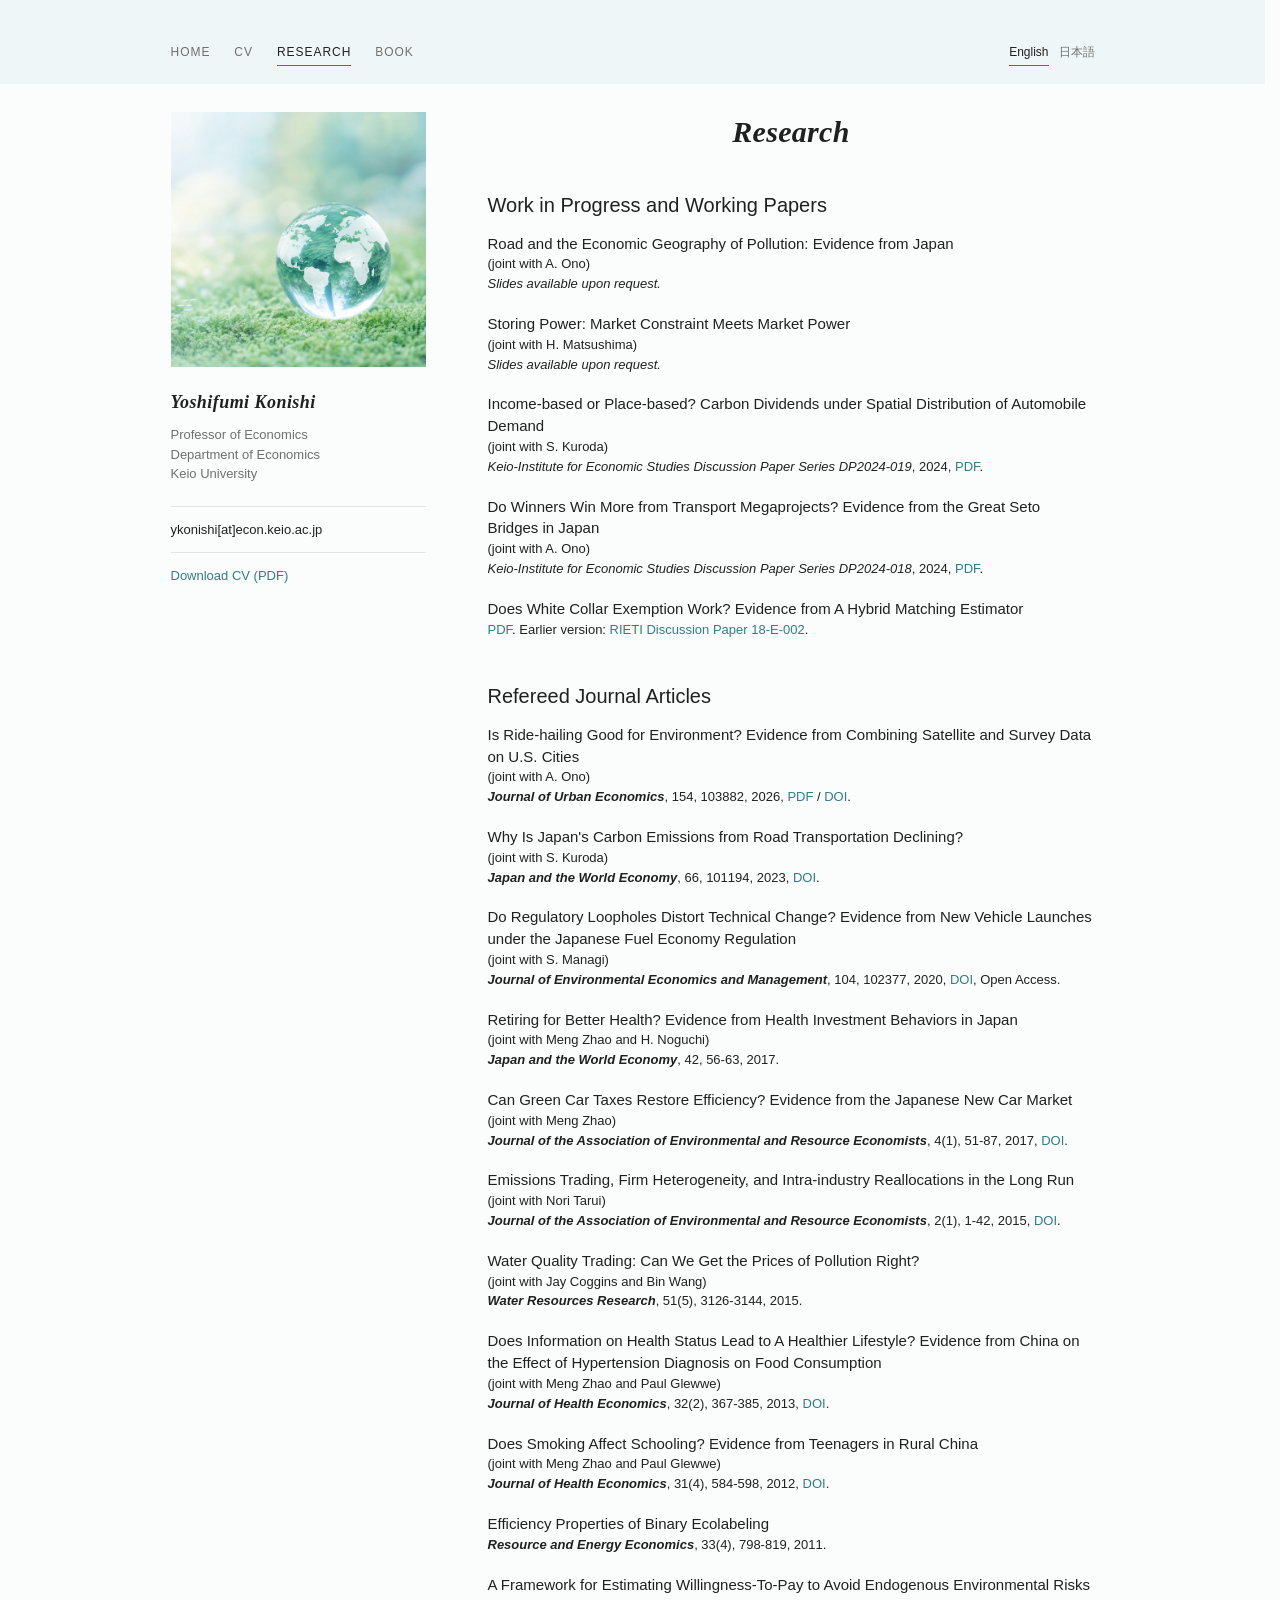
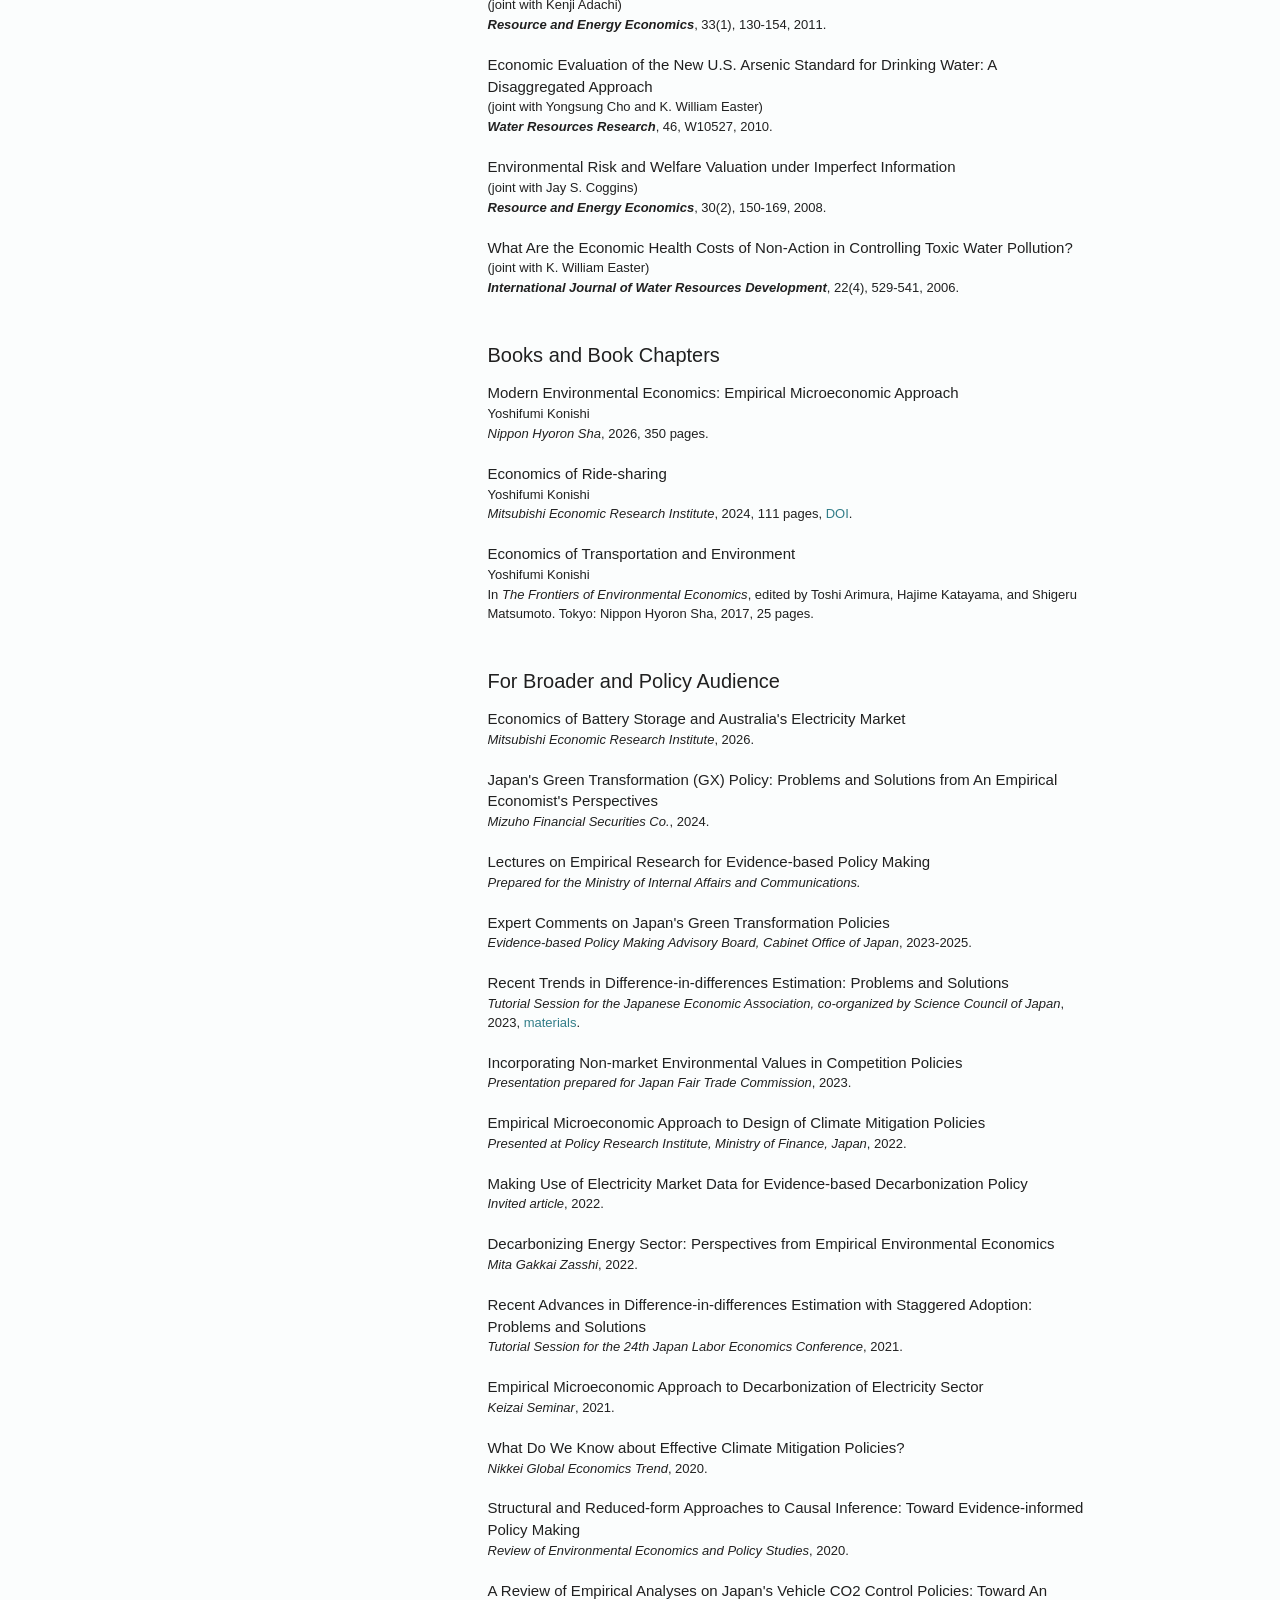
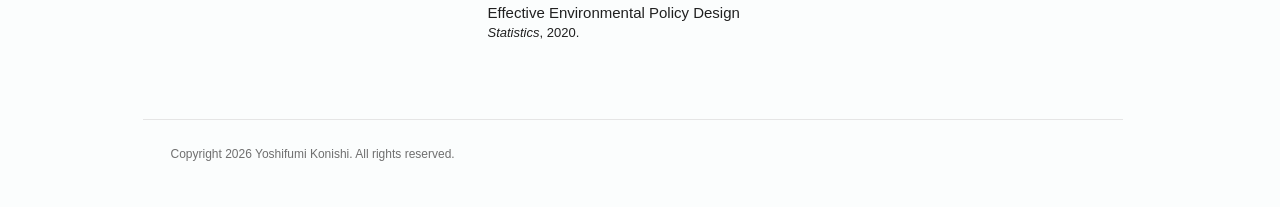
<file: research.html>
<!doctype html>
<html lang="en">
<head>
  <meta charset="utf-8">
  <meta name="viewport" content="width=device-width, initial-scale=1">
  <title>Research | Yoshifumi Konishi</title>
  <meta name="description" content="Research by Yoshifumi Konishi in applied microeconomics, environmental economics, transportation, and policy evaluation.">
  <link rel="stylesheet" href="assets/styles.css?v=20261025">
  <link rel="stylesheet" href="assets/bilingual.css?v=20261025-4">
  <link rel="alternate" hreflang="ja" href="research-ja.html">
</head>
<body>
  <header class="site-header">
    <div class="nav-wrap">
      <nav class="nav" aria-label="Main navigation">
        <a href="index.html">HOME</a>
        <a href="cv.html">CV</a>
        <a href="research.html" aria-current="page">RESEARCH</a>
        <a href="book.html">BOOK</a>
      </nav>
      <nav class="language-switch" aria-label="Language">
        <a href="research.html" lang="en" hreflang="en" aria-current="true">English</a>
        <a href="research-ja.html" lang="ja" hreflang="ja">日本語</a>
      </nav>
    </div>
  </header>

  <main class="page">
    <aside class="sidebar">
      <img class="portrait" src="assets/sidebar-globe-generated.png" alt="Glass globe on moss with a soft mint and light blue tone">
      <h1>Yoshifumi Konishi</h1>
      <p class="title">Professor of Economics<br>Department of Economics<br>Keio University</p>
      <div class="contact">
        ykonishi[at]econ.keio.ac.jp
      </div>
      <div class="quick-links">
        <a href="docs/CV_E.pdf">Download CV (PDF)</a>
      </div>
    </aside>

    <section class="content">
      <p class="eyebrow page-heading">Research</p>

      <h3>Work in Progress and Working Papers</h3>
      <div class="list research-list">
        <div class="item">
          <div class="paper-title">Road and the Economic Geography of Pollution: Evidence from Japan</div>
          <div class="paper-authors">(joint with A. Ono)</div>
          <div class="paper-meta"><em>Slides available upon request.</em></div>
        </div>
        <div class="item">
          <div class="paper-title">Storing Power: Market Constraint Meets Market Power</div>
          <div class="paper-authors">(joint with H. Matsushima)</div>
          <div class="paper-meta"><em>Slides available upon request.</em></div>
        </div>
        <div class="item">
          <div class="paper-title">Income-based or Place-based? Carbon Dividends under Spatial Distribution of Automobile Demand</div>
          <div class="paper-authors">(joint with S. Kuroda)</div>
          <div class="paper-meta"><span class="venue">Keio-Institute for Economic Studies Discussion Paper Series DP2024-019</span>, 2024, <a href="https://ies.keio.ac.jp/upload/DP2024-019_EN.pdf">PDF</a>.</div>
        </div>
        <div class="item">
          <div class="paper-title">Do Winners Win More from Transport Megaprojects? Evidence from the Great Seto Bridges in Japan</div>
          <div class="paper-authors">(joint with A. Ono)</div>
          <div class="paper-meta"><span class="venue">Keio-Institute for Economic Studies Discussion Paper Series DP2024-018</span>, 2024, <a href="https://ies.keio.ac.jp/upload/DP2024-018_EN.pdf">PDF</a>.</div>
        </div>
        <div class="item">
          <div class="paper-title">Does White Collar Exemption Work? Evidence from A Hybrid Matching Estimator</div>
          <div class="paper-meta"><a href="http://applied-economics.org/docs/WCE.pdf">PDF</a>. Earlier version: <a href="https://www.rieti.go.jp/jp/publications/dp/18e002.pdf">RIETI Discussion Paper 18-E-002</a>.</div>
        </div>
      </div>

      <h3>Refereed Journal Articles</h3>
      <div class="list research-list">
        <div class="item">
          <div class="paper-title">Is Ride-hailing Good for Environment? Evidence from Combining Satellite and Survey Data on U.S. Cities</div>
          <div class="paper-authors">(joint with A. Ono)</div>
          <div class="paper-meta"><span class="venue"><strong>Journal of Urban Economics</strong></span>, 154, 103882, 2026, <a href="http://applied-economics.org/docs/UE_JUE.pdf">PDF</a> / <a href="https://doi.org/10.1016/j.jue.2026.103882">DOI</a>.</div>
        </div>
        <div class="item">
          <div class="paper-title">Why Is Japan's Carbon Emissions from Road Transportation Declining?</div>
          <div class="paper-authors">(joint with S. Kuroda)</div>
          <div class="paper-meta"><span class="venue"><strong>Japan and the World Economy</strong></span>, 66, 101194, 2023, <a href="https://doi.org/10.1016/j.japwor.2023.101194">DOI</a>.</div>
        </div>
        <div class="item">
          <div class="paper-title">Do Regulatory Loopholes Distort Technical Change? Evidence from New Vehicle Launches under the Japanese Fuel Economy Regulation</div>
          <div class="paper-authors">(joint with S. Managi)</div>
          <div class="paper-meta"><span class="venue"><strong>Journal of Environmental Economics and Management</strong></span>, 104, 102377, 2020, <a href="https://doi.org/10.1016/j.jeem.2020.102377">DOI</a>, Open Access.</div>
        </div>
        <div class="item">
          <div class="paper-title">Retiring for Better Health? Evidence from Health Investment Behaviors in Japan</div>
          <div class="paper-authors">(joint with Meng Zhao and H. Noguchi)</div>
          <div class="paper-meta"><span class="venue"><strong>Japan and the World Economy</strong></span>, 42, 56-63, 2017.</div>
        </div>
        <div class="item">
          <div class="paper-title">Can Green Car Taxes Restore Efficiency? Evidence from the Japanese New Car Market</div>
          <div class="paper-authors">(joint with Meng Zhao)</div>
          <div class="paper-meta"><span class="venue"><strong>Journal of the Association of Environmental and Resource Economists</strong></span>, 4(1), 51-87, 2017, <a href="https://doi.org/10.1086/689701">DOI</a>.</div>
        </div>
        <div class="item">
          <div class="paper-title">Emissions Trading, Firm Heterogeneity, and Intra-industry Reallocations in the Long Run</div>
          <div class="paper-authors">(joint with Nori Tarui)</div>
          <div class="paper-meta"><span class="venue"><strong>Journal of the Association of Environmental and Resource Economists</strong></span>, 2(1), 1-42, 2015, <a href="https://doi.org/10.1086/679905">DOI</a>.</div>
        </div>
        <div class="item">
          <div class="paper-title">Water Quality Trading: Can We Get the Prices of Pollution Right?</div>
          <div class="paper-authors">(joint with Jay Coggins and Bin Wang)</div>
          <div class="paper-meta"><span class="venue"><strong>Water Resources Research</strong></span>, 51(5), 3126-3144, 2015.</div>
        </div>
        <div class="item">
          <div class="paper-title">Does Information on Health Status Lead to A Healthier Lifestyle? Evidence from China on the Effect of Hypertension Diagnosis on Food Consumption</div>
          <div class="paper-authors">(joint with Meng Zhao and Paul Glewwe)</div>
          <div class="paper-meta"><span class="venue"><strong>Journal of Health Economics</strong></span>, 32(2), 367-385, 2013, <a href="https://doi.org/10.1016/j.jhealeco.2012.11.007">DOI</a>.</div>
        </div>
        <div class="item">
          <div class="paper-title">Does Smoking Affect Schooling? Evidence from Teenagers in Rural China</div>
          <div class="paper-authors">(joint with Meng Zhao and Paul Glewwe)</div>
          <div class="paper-meta"><span class="venue"><strong>Journal of Health Economics</strong></span>, 31(4), 584-598, 2012, <a href="https://doi.org/10.1016/j.jhealeco.2012.04.005">DOI</a>.</div>
        </div>
        <div class="item">
          <div class="paper-title">Efficiency Properties of Binary Ecolabeling</div>
          <div class="paper-meta"><span class="venue"><strong>Resource and Energy Economics</strong></span>, 33(4), 798-819, 2011.</div>
        </div>
        <div class="item">
          <div class="paper-title">A Framework for Estimating Willingness-To-Pay to Avoid Endogenous Environmental Risks</div>
          <div class="paper-authors">(joint with Kenji Adachi)</div>
          <div class="paper-meta"><span class="venue"><strong>Resource and Energy Economics</strong></span>, 33(1), 130-154, 2011.</div>
        </div>
        <div class="item">
          <div class="paper-title">Economic Evaluation of the New U.S. Arsenic Standard for Drinking Water: A Disaggregated Approach</div>
          <div class="paper-authors">(joint with Yongsung Cho and K. William Easter)</div>
          <div class="paper-meta"><span class="venue"><strong>Water Resources Research</strong></span>, 46, W10527, 2010.</div>
        </div>
        <div class="item">
          <div class="paper-title">Environmental Risk and Welfare Valuation under Imperfect Information</div>
          <div class="paper-authors">(joint with Jay S. Coggins)</div>
          <div class="paper-meta"><span class="venue"><strong>Resource and Energy Economics</strong></span>, 30(2), 150-169, 2008.</div>
        </div>
        <div class="item">
          <div class="paper-title">What Are the Economic Health Costs of Non-Action in Controlling Toxic Water Pollution?</div>
          <div class="paper-authors">(joint with K. William Easter)</div>
          <div class="paper-meta"><span class="venue"><strong>International Journal of Water Resources Development</strong></span>, 22(4), 529-541, 2006.</div>
        </div>
      </div>

      <h3>Books and Book Chapters</h3>
      <div class="list research-list">
        <div class="item">
          <div class="paper-title">Modern Environmental Economics: Empirical Microeconomic Approach</div>
          <div class="paper-authors">Yoshifumi Konishi</div>
          <div class="paper-meta"><em>Nippon Hyoron Sha</em>, 2026, 350 pages.</div>
        </div>
        <div class="item">
          <div class="paper-title">Economics of Ride-sharing</div>
          <div class="paper-authors">Yoshifumi Konishi</div>
          <div class="paper-meta"><span class="venue">Mitsubishi Economic Research Institute</span>, 2024, 111 pages, <a href="https://www.jstage.jst.go.jp/article/merierb/2024/157/2024_157/_article/-char/ja/">DOI</a>.</div>
        </div>
        <div class="item">
          <div class="paper-title">Economics of Transportation and Environment</div>
          <div class="paper-authors">Yoshifumi Konishi</div>
          <div class="paper-meta">In <span class="venue">The Frontiers of Environmental Economics</span>, edited by Toshi Arimura, Hajime Katayama, and Shigeru Matsumoto. Tokyo: Nippon Hyoron Sha, 2017, 25 pages.</div>
        </div>
      </div>

      <h3>For Broader and Policy Audience</h3>
      <div class="list research-list">
        <div class="item">
          <div class="paper-title">Economics of Battery Storage and Australia's Electricity Market</div>
          <div class="paper-meta"><span class="venue">Mitsubishi Economic Research Institute</span>, 2026.</div>
        </div>
        <div class="item">
          <div class="paper-title">Japan's Green Transformation (GX) Policy: Problems and Solutions from An Empirical Economist's Perspectives</div>
          <div class="paper-meta"><span class="venue">Mizuho Financial Securities Co.</span>, 2024.</div>
        </div>
        <div class="item">
          <div class="paper-title">Lectures on Empirical Research for Evidence-based Policy Making</div>
          <div class="paper-meta"><em>Prepared for the Ministry of Internal Affairs and Communications.</em></div>
        </div>
        <div class="item">
          <div class="paper-title">Expert Comments on Japan's Green Transformation Policies</div>
          <div class="paper-meta"><em>Evidence-based Policy Making Advisory Board, Cabinet Office of Japan</em>, 2023-2025.</div>
        </div>
        <div class="item">
          <div class="paper-title">Recent Trends in Difference-in-differences Estimation: Problems and Solutions</div>
          <div class="paper-meta"><em>Tutorial Session for the Japanese Economic Association, co-organized by Science Council of Japan</em>, 2023, <a href="https://github.com/kazuyanagimoto/staggered_did_tutorial">materials</a>.</div>
        </div>
        <div class="item">
          <div class="paper-title">Incorporating Non-market Environmental Values in Competition Policies</div>
          <div class="paper-meta"><em>Presentation prepared for Japan Fair Trade Commission</em>, 2023.</div>
        </div>
        <div class="item">
          <div class="paper-title">Empirical Microeconomic Approach to Design of Climate Mitigation Policies</div>
          <div class="paper-meta"><em>Presented at Policy Research Institute, Ministry of Finance, Japan</em>, 2022.</div>
        </div>
        <div class="item">
          <div class="paper-title">Making Use of Electricity Market Data for Evidence-based Decarbonization Policy</div>
          <div class="paper-meta"><em>Invited article</em>, 2022.</div>
        </div>
        <div class="item">
          <div class="paper-title">Decarbonizing Energy Sector: Perspectives from Empirical Environmental Economics</div>
          <div class="paper-meta"><span class="venue">Mita Gakkai Zasshi</span>, 2022.</div>
        </div>
        <div class="item">
          <div class="paper-title">Recent Advances in Difference-in-differences Estimation with Staggered Adoption: Problems and Solutions</div>
          <div class="paper-meta"><em>Tutorial Session for the 24th Japan Labor Economics Conference</em>, 2021.</div>
        </div>
        <div class="item">
          <div class="paper-title">Empirical Microeconomic Approach to Decarbonization of Electricity Sector</div>
          <div class="paper-meta"><span class="venue">Keizai Seminar</span>, 2021.</div>
        </div>
        <div class="item">
          <div class="paper-title">What Do We Know about Effective Climate Mitigation Policies?</div>
          <div class="paper-meta"><span class="venue">Nikkei Global Economics Trend</span>, 2020.</div>
        </div>
        <div class="item">
          <div class="paper-title">Structural and Reduced-form Approaches to Causal Inference: Toward Evidence-informed Policy Making</div>
          <div class="paper-meta"><span class="venue">Review of Environmental Economics and Policy Studies</span>, 2020.</div>
        </div>
        <div class="item">
          <div class="paper-title">A Review of Empirical Analyses on Japan's Vehicle CO2 Control Policies: Toward An Effective Environmental Policy Design</div>
          <div class="paper-meta"><span class="venue">Statistics</span>, 2020.</div>
        </div>
      </div>
    </section>
  </main>

  <footer class="footer">Copyright 2026 Yoshifumi Konishi. All rights reserved.</footer>
</body>
</html>
</file>
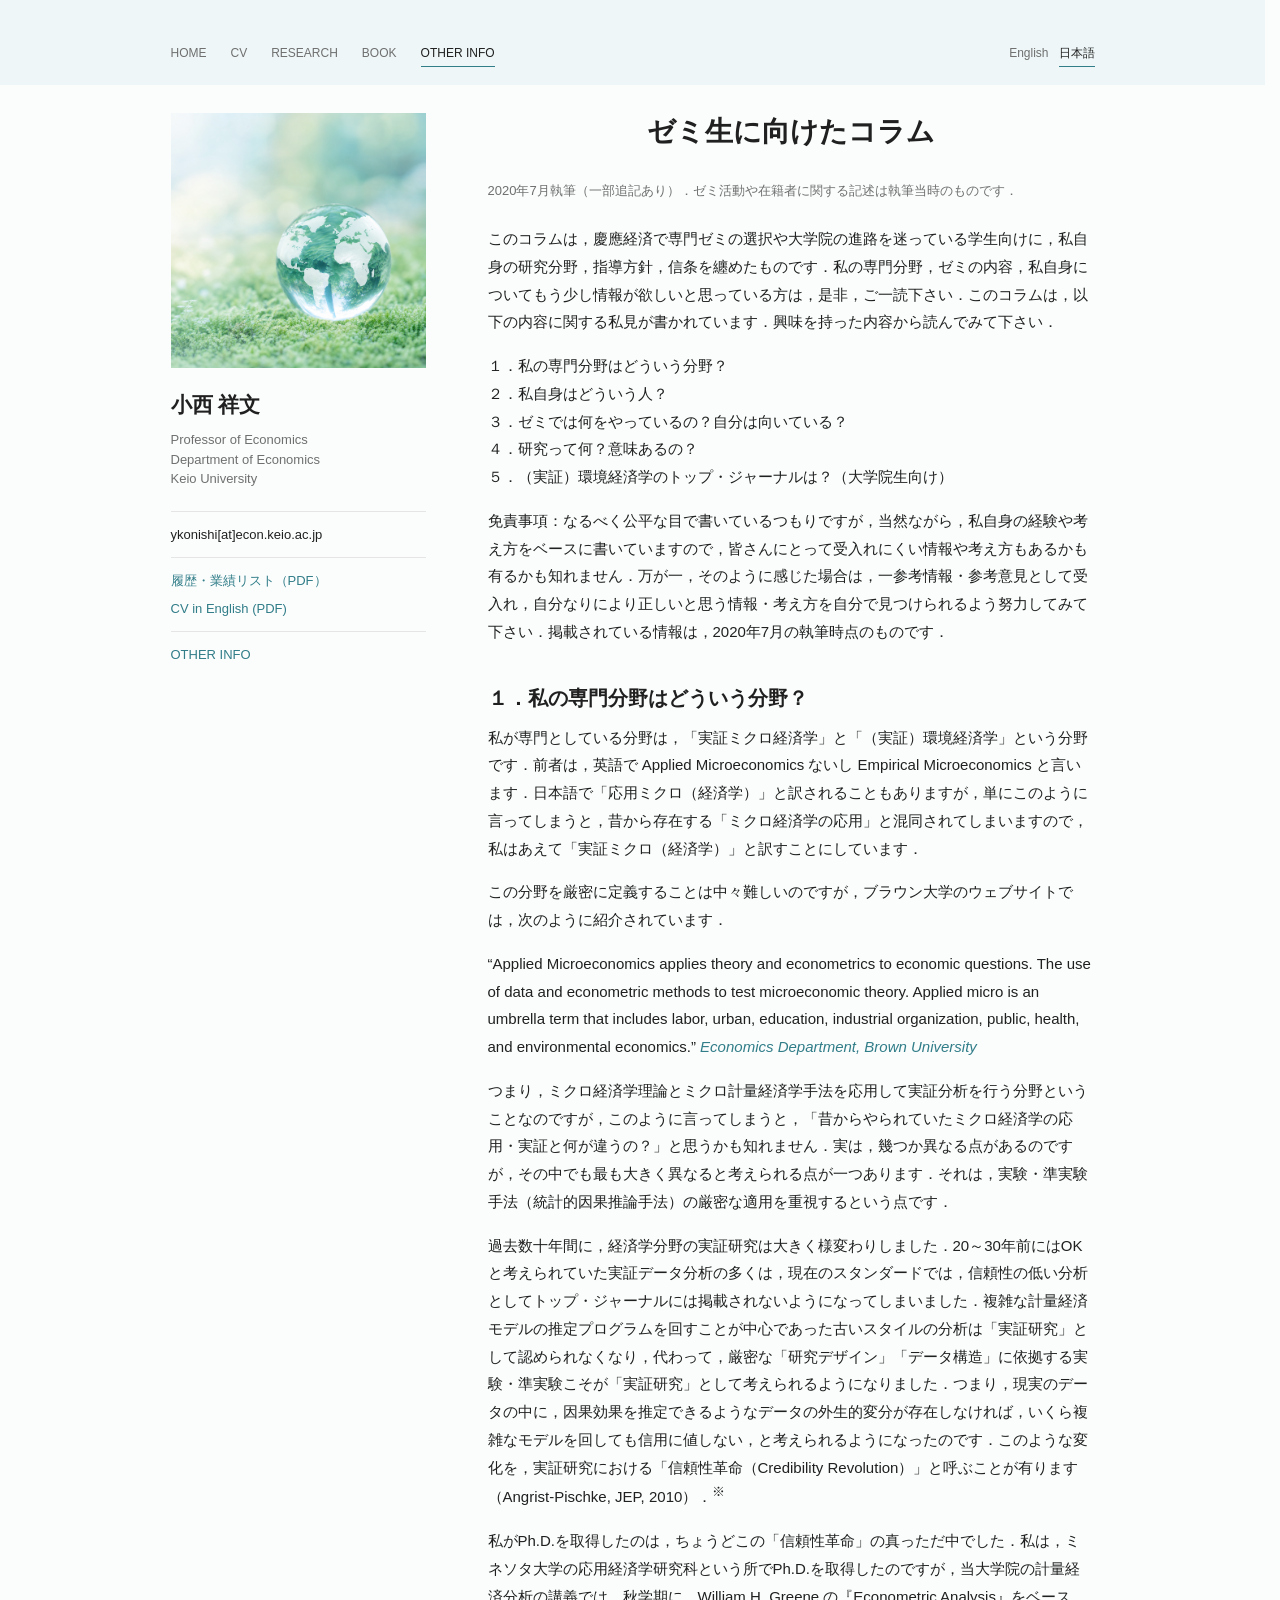
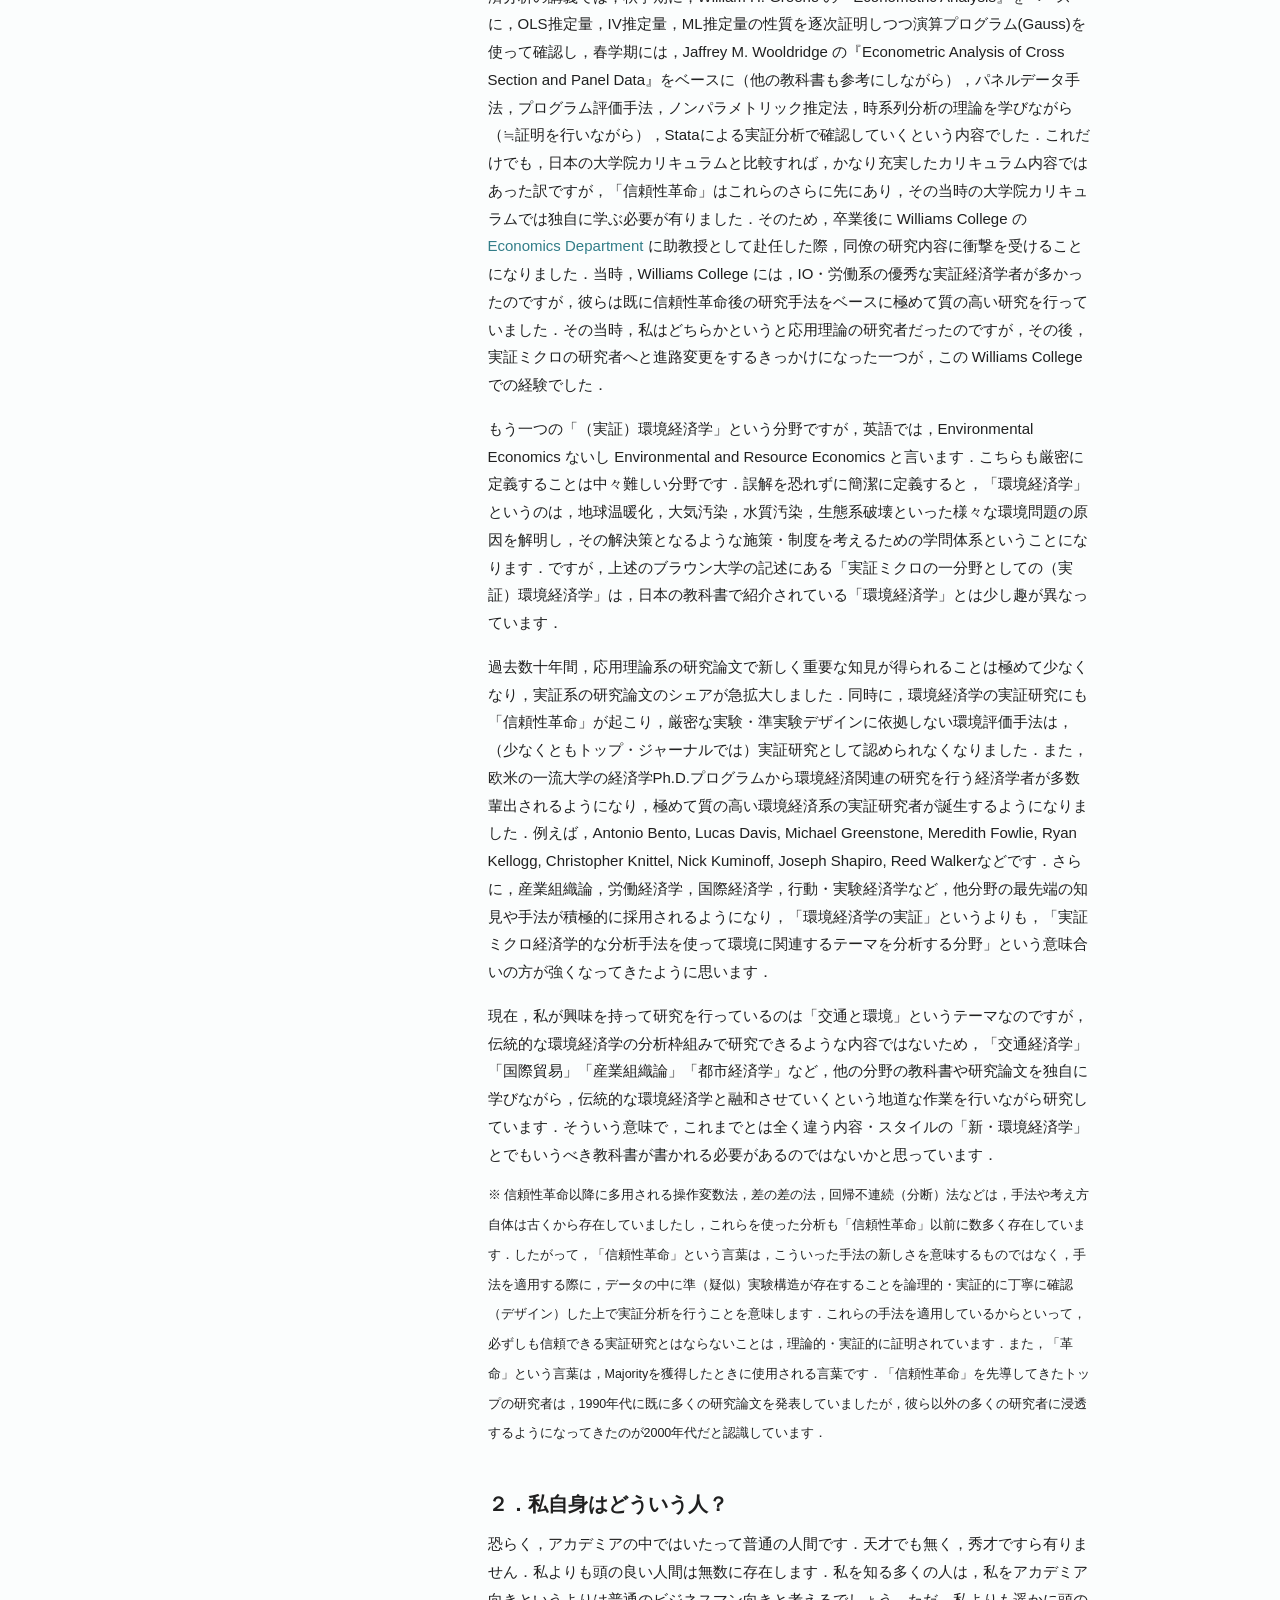
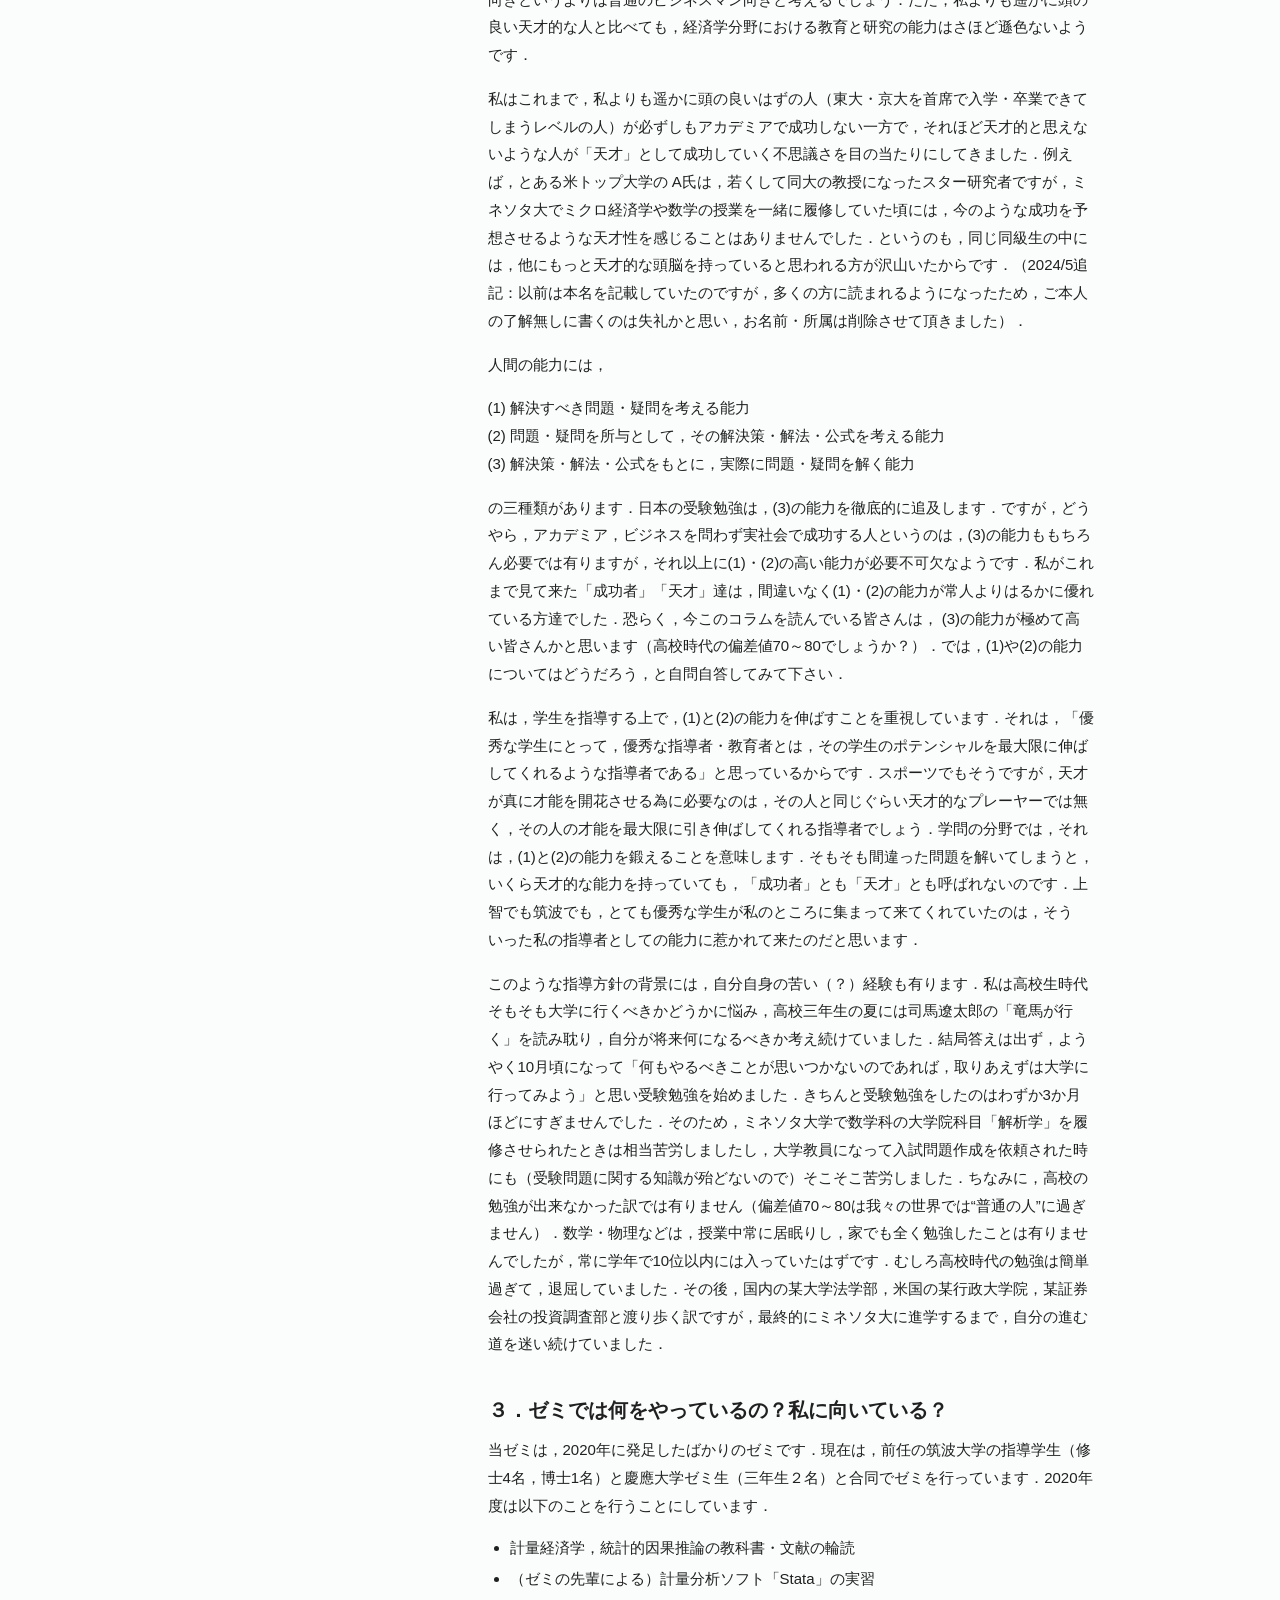
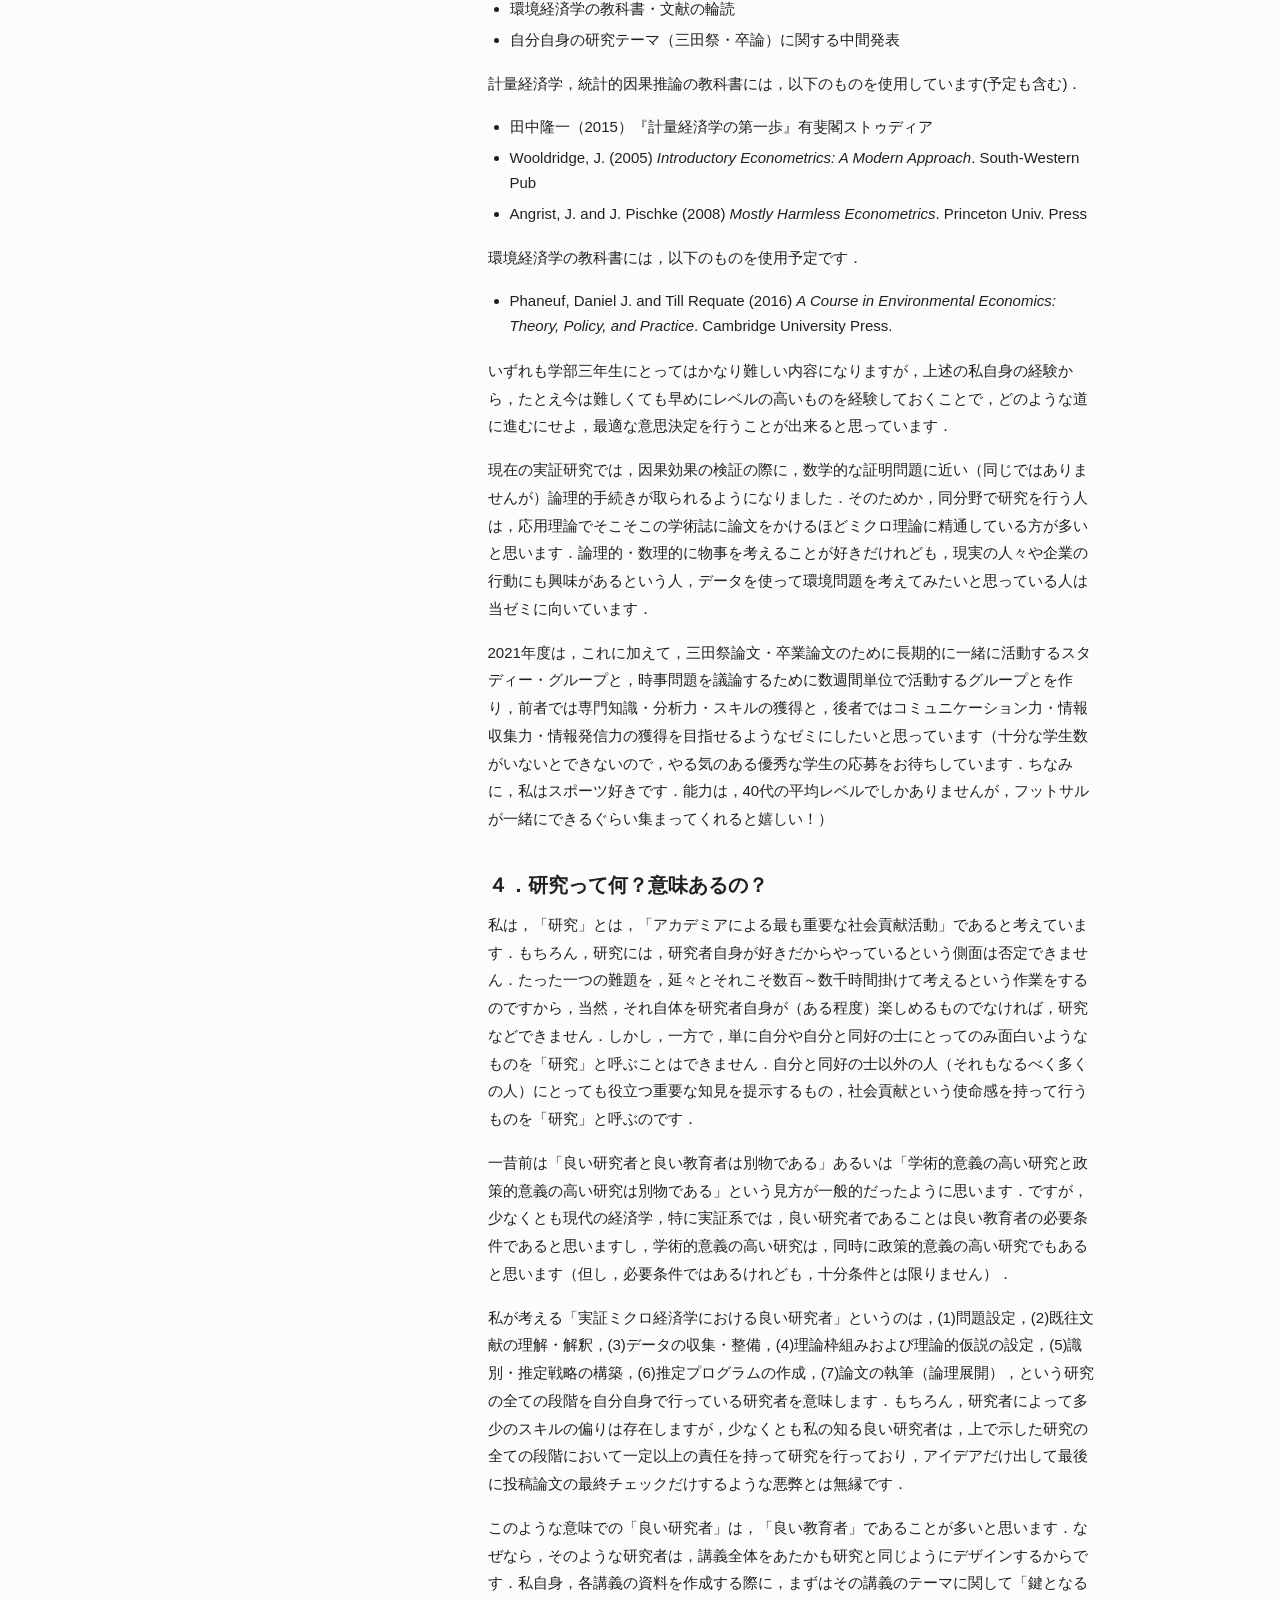
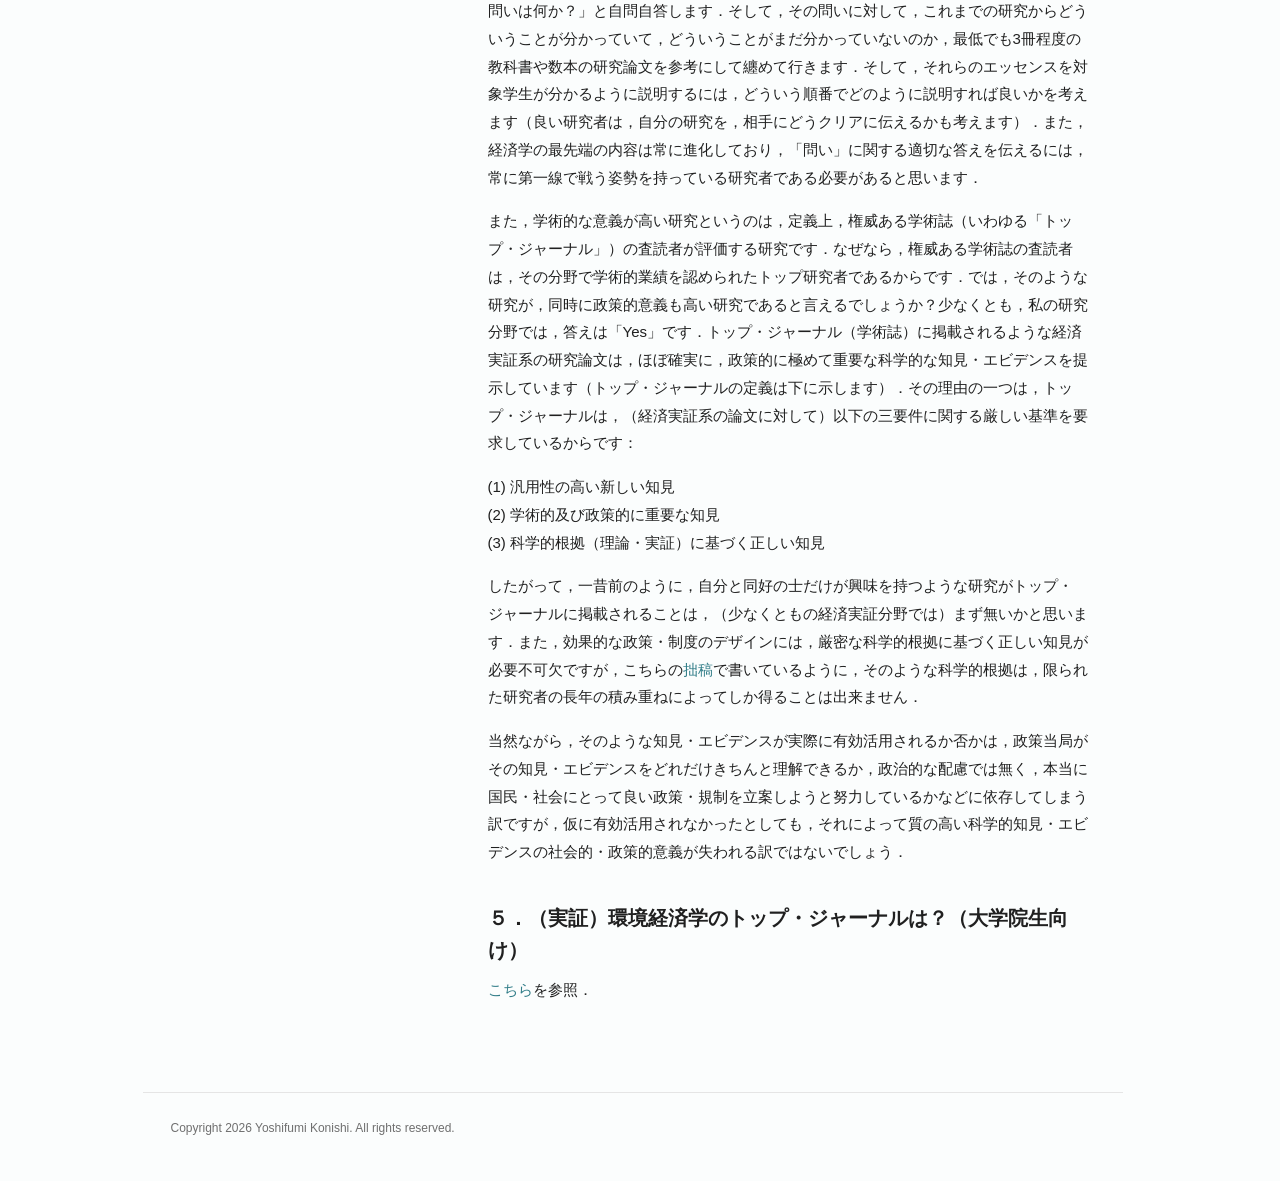
<file: students-ja.html>
<!doctype html>
<html lang="ja">
<head>
  <meta charset="utf-8">
  <meta name="viewport" content="width=device-width, initial-scale=1">
  <title>ゼミ生に向けたコラム | 小西祥文</title>
  <meta name="description" content="小西祥文，慶應義塾大学経済学部教授．実証ミクロ経済学・環境経済学．ゼミ生に向けたコラム">
  <link rel="stylesheet" href="assets/styles.css?v=20261025">
  <link rel="stylesheet" href="assets/bilingual.css?v=20261025-4">
  <link rel="alternate" hreflang="ja" href="students-ja.html">

</head>
<body class="ja-site">
  <header class="site-header">
    <div class="nav-wrap">
      <nav class="nav" aria-label="メインナビゲーション">
        <a href="index-ja.html">HOME</a>
        <a href="cv-ja.html">CV</a>
        <a href="research-ja.html">RESEARCH</a>
        <a href="book-ja.html">BOOK</a>
        <a href="lab-ja.html" aria-current="page">OTHER INFO</a>
      </nav>
      <nav class="language-switch" aria-label="表示言語">
        <a href="index.html" lang="en" hreflang="en">English</a>
        <a href="students-ja.html" lang="ja" hreflang="ja" aria-current="true">日本語</a>
      </nav>
    </div>
  </header>

  <main class="page">
    <aside class="sidebar">
      <img class="portrait" src="assets/sidebar-globe-generated.png" width="255" height="255" alt="苔の上に置かれたガラスの地球儀">
      <h1>小西 祥文</h1>
      <p class="title" lang="en">Professor of Economics<br>Department of Economics<br>Keio University</p>
      <div class="contact">ykonishi[at]econ.keio.ac.jp</div>
      <div class="quick-links">
        <a href="docs/CV_J.pdf">履歴・業績リスト（PDF）</a>
        <a href="docs/CV_E.pdf" lang="en">CV in English (PDF)</a>
      </div>
      <div class="quick-links"><a href="lab-ja.html" lang="en">OTHER INFO</a></div>
    </aside>

    <section class="content">
      <h2 class="eyebrow page-heading" lang="ja">ゼミ生に向けたコラム</h2>
      <p class="archive-date">2020年7月執筆（一部追記あり）．ゼミ活動や在籍者に関する記述は執筆当時のものです．</p>
      <div class="article-content">
<div>
      
  
  
    <p>このコラムは，慶應経済で専門ゼミの選択や大学院の進路を迷っている学生向けに，私自身の研究分野，指導方針，信条を纏めたものです．私の専門分野，ゼミの内容，私自身についてもう少し情報が欲しいと思っている方は，是非，ご一読下さい．このコラムは，以下の内容に関する私見が書かれています．興味を持った内容から読んでみて下さい．</p>

<div>１．私の専門分野はどういう分野？</div>

<div>２．私自身はどういう人？</div>

<div>３．ゼミでは何をやっているの？自分は向いている？</div>

<div>４．研究って何？意味あるの？</div>

<p>５．（実証）環境経済学のトップ・ジャーナルは？（大学院生向け）</p>

<p>免責事項：なるべく公平な目で書いているつもりですが，当然ながら，私自身の経験や考え方をベースに書いていますので，皆さんにとって受入れにくい情報や考え方もあるかも有るかも知れません．万が一，そのように感じた場合は，一参考情報・参考意見として受入れ，自分なりにより正しいと思う情報・考え方を自分で見つけられるよう努力してみて下さい．掲載されている情報は，2020年7月の執筆時点のものです．</p>


<h3>１．私の専門分野はどういう分野？</h3>

<p>私が専門としている分野は，「実証ミクロ経済学」と「（実証）環境経済学」という分野です．前者は，英語で Applied Microeconomics ないし Empirical Microeconomics と言います．日本語で「応用ミクロ（経済学）」と訳されることもありますが，単にこのように言ってしまうと，昔から存在する「ミクロ経済学の応用」と混同されてしまいますので，私はあえて「実証ミクロ（経済学）」と訳すことにしています．</p>

<p>この分野を厳密に定義することは中々難しいのですが，ブラウン大学のウェブサイトでは，次のように紹介されています．</p>

<p>“Applied Microeconomics applies theory and econometrics to economic questions. The use of data and econometric methods to test microeconomic theory. Applied micro is an umbrella term that includes labor, urban, education, industrial organization, public, health, and environmental economics.” <a href="https://www.brown.edu/academics/economics/undergraduate/areas-study-economics"><em>Economics Department, Brown University</em></a></p>

<p>つまり，ミクロ経済学理論とミクロ計量経済学手法を応用して実証分析を行う分野ということなのですが，このように言ってしまうと，「昔からやられていたミクロ経済学の応用・実証と何が違うの？」と思うかも知れません．実は，幾つか異なる点があるのですが，その中でも最も大きく異なると考えられる点が一つあります．それは，実験・準実験手法（統計的因果推論手法）の厳密な適用を重視するという点です．</p>

<p>過去数十年間に，経済学分野の実証研究は大きく様変わりしました．20～30年前にはOKと考えられていた実証データ分析の多くは，現在のスタンダードでは，信頼性の低い分析としてトップ・ジャーナルには掲載されないようになってしまいました．複雑な計量経済モデルの推定プログラムを回すことが中心であった古いスタイルの分析は「実証研究」として認められなくなり，代わって，厳密な「研究デザイン」「データ構造」に依拠する実験・準実験こそが「実証研究」として考えられるようになりました．つまり，現実のデータの中に，因果効果を推定できるようなデータの外生的変分が存在しなければ，いくら複雑なモデルを回しても信用に値しない，と考えられるようになったのです．このような変化を，実証研究における「信頼性革命（Credibility Revolution）」と呼ぶことが有ります（Angrist-Pischke, JEP, 2010）．<sup>※</sup></p>

<p>私がPh.D.を取得したのは，ちょうどこの「信頼性革命」の真っただ中でした．私は，ミネソタ大学の応用経済学研究科という所でPh.D.を取得したのですが，当大学院の計量経済分析の講義では，秋学期に，William H. Greene の『Econometric Analysis』をベースに，OLS推定量，IV推定量，ML推定量の性質を逐次証明しつつ演算プログラム(Gauss)を使って確認し，春学期には，Jaffrey M. Wooldridge の『Econometric Analysis of Cross Section and Panel Data』をベースに（他の教科書も参考にしながら），パネルデータ手法，プログラム評価手法，ノンパラメトリック推定法，時系列分析の理論を学びながら（≒証明を行いながら），Stataによる実証分析で確認していくという内容でした．これだけでも，日本の大学院カリキュラムと比較すれば，かなり充実したカリキュラム内容ではあった訳ですが，「信頼性革命」はこれらのさらに先にあり，その当時の大学院カリキュラムでは独自に学ぶ必要が有りました．そのため，卒業後に Williams College の <a href="https://econ.williams.edu/people/">Economics Department</a> に助教授として赴任した際，同僚の研究内容に衝撃を受けることになりました．当時，Williams College には，IO・労働系の優秀な実証経済学者が多かったのですが，彼らは既に信頼性革命後の研究手法をベースに極めて質の高い研究を行っていました．その当時，私はどちらかというと応用理論の研究者だったのですが，その後，実証ミクロの研究者へと進路変更をするきっかけになった一つが，この Williams College での経験でした．</p>

<p>もう一つの「（実証）環境経済学」という分野ですが，英語では，Environmental Economics ないし Environmental and Resource Economics と言います．こちらも厳密に定義することは中々難しい分野です．誤解を恐れずに簡潔に定義すると，「環境経済学」というのは，地球温暖化，大気汚染，水質汚染，生態系破壊といった様々な環境問題の原因を解明し，その解決策となるような施策・制度を考えるための学問体系ということになります．ですが，上述のブラウン大学の記述にある「実証ミクロの一分野としての（実証）環境経済学」は，日本の教科書で紹介されている「環境経済学」とは少し趣が異なっています．</p>

<p>過去数十年間，応用理論系の研究論文で新しく重要な知見が得られることは極めて少なくなり，実証系の研究論文のシェアが急拡大しました．同時に，環境経済学の実証研究にも「信頼性革命」が起こり，厳密な実験・準実験デザインに依拠しない環境評価手法は，（少なくともトップ・ジャーナルでは）実証研究として認められなくなりました．また，欧米の一流大学の経済学Ph.D.プログラムから環境経済関連の研究を行う経済学者が多数輩出されるようになり，極めて質の高い環境経済系の実証研究者が誕生するようになりました．例えば，Antonio Bento, Lucas Davis, Michael Greenstone, Meredith Fowlie, Ryan Kellogg, Christopher Knittel, Nick Kuminoff, Joseph Shapiro, Reed Walkerなどです．さらに，産業組織論，労働経済学，国際経済学，行動・実験経済学など，他分野の最先端の知見や手法が積極的に採用されるようになり，「環境経済学の実証」というよりも，「実証ミクロ経済学的な分析手法を使って環境に関連するテーマを分析する分野」という意味合いの方が強くなってきたように思います．</p>

<p>現在，私が興味を持って研究を行っているのは「交通と環境」というテーマなのですが，伝統的な環境経済学の分析枠組みで研究できるような内容ではないため，「交通経済学」「国際貿易」「産業組織論」「都市経済学」など，他の分野の教科書や研究論文を独自に学びながら，伝統的な環境経済学と融和させていくという地道な作業を行いながら研究しています．そういう意味で，これまでとは全く違う内容・スタイルの「新・環境経済学」とでもいうべき教科書が書かれる必要があるのではないかと思っています．</p>

<p><sup>※ 信頼性革命以降に多用される操作変数法，差の差の法，回帰不連続（分断）法などは，手法や考え方自体は古くから存在していましたし，これらを使った分析も「信頼性革命」以前に数多く存在しています．したがって，「信頼性革命」という言葉は，こういった手法の新しさを意味するものではなく，手法を適用する際に，データの中に準（疑似）実験構造が存在することを論理的・実証的に丁寧に確認（デザイン）した上で実証分析を行うことを意味します．これらの手法を適用しているからといって，必ずしも信頼できる実証研究とはならないことは，理論的・実証的に証明されています．また，「革命」という言葉は，Majorityを獲得したときに使用される言葉です．「信頼性革命」を先導してきたトップの研究者は，1990年代に既に多くの研究論文を発表していましたが，彼ら以外の多くの研究者に浸透するようになってきたのが2000年代だと認識しています．</sup></p>


<h3>２．私自身はどういう人？</h3>

<p>恐らく，アカデミアの中ではいたって普通の人間です．天才でも無く，秀才ですら有りません．私よりも頭の良い人間は無数に存在します．私を知る多くの人は，私をアカデミア向きというよりは普通のビジネスマン向きと考えるでしょう．ただ，私よりも遥かに頭の良い天才的な人と比べても，経済学分野における教育と研究の能力はさほど遜色ないようです．</p>

<p>私はこれまで，私よりも遥かに頭の良いはずの人（東大・京大を首席で入学・卒業できてしまうレベルの人）が必ずしもアカデミアで成功しない一方で，それほど天才的と思えないような人が「天才」として成功していく不思議さを目の当たりにしてきました．例えば，とある米トップ大学の A氏は，若くして同大の教授になったスター研究者ですが，ミネソタ大でミクロ経済学や数学の授業を一緒に履修していた頃には，今のような成功を予想させるような天才性を感じることはありませんでした．というのも，同じ同級生の中には，他にもっと天才的な頭脳を持っていると思われる方が沢山いたからです．（2024/5追記：以前は本名を記載していたのですが，多くの方に読まれるようになったため，ご本人の了解無しに書くのは失礼かと思い，お名前・所属は削除させて頂きました）．</p>

<p>人間の能力には，</p>

<div>(1) 解決すべき問題・疑問を考える能力</div>

<div>(2) 問題・疑問を所与として，その解決策・解法・公式を考える能力</div>

<p>(3) 解決策・解法・公式をもとに，実際に問題・疑問を解く能力</p>

<p>の三種類があります．日本の受験勉強は，(3)の能力を徹底的に追及します．ですが，どうやら，アカデミア，ビジネスを問わず実社会で成功する人というのは，(3)の能力ももちろん必要では有りますが，それ以上に(1)・(2)の高い能力が必要不可欠なようです．私がこれまで見て来た「成功者」「天才」達は，間違いなく(1)・(2)の能力が常人よりはるかに優れている方達でした．恐らく，今このコラムを読んでいる皆さんは， (3)の能力が極めて高い皆さんかと思います（高校時代の偏差値70～80でしょうか？）．では，(1)や(2)の能力についてはどうだろう，と自問自答してみて下さい．</p>

<p>私は，学生を指導する上で，(1)と(2)の能力を伸ばすことを重視しています．それは，「優秀な学生にとって，優秀な指導者・教育者とは，その学生のポテンシャルを最大限に伸ばしてくれるような指導者である」と思っているからです．スポーツでもそうですが，天才が真に才能を開花させる為に必要なのは，その人と同じぐらい天才的なプレーヤーでは無く，その人の才能を最大限に引き伸ばしてくれる指導者でしょう．学問の分野では，それは，(1)と(2)の能力を鍛えることを意味します．そもそも間違った問題を解いてしまうと，いくら天才的な能力を持っていても，「成功者」とも「天才」とも呼ばれないのです．上智でも筑波でも，とても優秀な学生が私のところに集まって来てくれていたのは，そういった私の指導者としての能力に惹かれて来たのだと思います．</p>

<p>このような指導方針の背景には，自分自身の苦い（？）経験も有ります．私は高校生時代そもそも大学に行くべきかどうかに悩み，高校三年生の夏には司馬遼太郎の「竜馬が行く」を読み耽り，自分が将来何になるべきか考え続けていました．結局答えは出ず，ようやく10月頃になって「何もやるべきことが思いつかないのであれば，取りあえずは大学に行ってみよう」と思い受験勉強を始めました．きちんと受験勉強をしたのはわずか3か月ほどにすぎませんでした．そのため，ミネソタ大学で数学科の大学院科目「解析学」を履修させられたときは相当苦労しましたし，大学教員になって入試問題作成を依頼された時にも（受験問題に関する知識が殆どないので）そこそこ苦労しました．ちなみに，高校の勉強が出来なかった訳では有りません（偏差値70～80は我々の世界では“普通の人”に過ぎません）．数学・物理などは，授業中常に居眠りし，家でも全く勉強したことは有りませんでしたが，常に学年で10位以内には入っていたはずです．むしろ高校時代の勉強は簡単過ぎて，退屈していました．その後，国内の某大学法学部，米国の某行政大学院，某証券会社の投資調査部と渡り歩く訳ですが，最終的にミネソタ大に進学するまで，自分の進む道を迷い続けていました．</p>


<h3>３．ゼミでは何をやっているの？私に向いている？</h3>

<p>当ゼミは，2020年に発足したばかりのゼミです．現在は，前任の筑波大学の指導学生（修士4名，博士1名）と慶應大学ゼミ生（三年生２名）と合同でゼミを行っています．2020年度は以下のことを行うことにしています．</p>

<ul>
<li>計量経済学，統計的因果推論の教科書・文献の輪読</li>
<li>（ゼミの先輩による）計量分析ソフト「Stata」の実習</li>
<li>環境経済学の教科書・文献の輪読</li>
<li>自分自身の研究テーマ（三田祭・卒論）に関する中間発表</li>
</ul>

<p>計量経済学，統計的因果推論の教科書には，以下のものを使用しています(予定も含む)．</p>

<ul>
<li>田中隆一（2015）『計量経済学の第一歩』有斐閣ストゥディア</li>
<li>Wooldridge, J. (2005) <em>Introductory Econometrics: A Modern Approach</em>. South-Western Pub</li>
<li>Angrist, J. and J. Pischke (2008)<em> Mostly Harmless Econometrics</em>. Princeton Univ. Press</li>
</ul>

<p>環境経済学の教科書には，以下のものを使用予定です．</p>

<ul>
<li>Phaneuf, Daniel J. and Till Requate (2016) <em>A Course in Environmental Economics: Theory, Policy, and Practice</em>. Cambridge University Press.</li>
</ul>

<p>いずれも学部三年生にとってはかなり難しい内容になりますが，上述の私自身の経験から，たとえ今は難しくても早めにレベルの高いものを経験しておくことで，どのような道に進むにせよ，最適な意思決定を行うことが出来ると思っています．</p>

<p>現在の実証研究では，因果効果の検証の際に，数学的な証明問題に近い（同じではありませんが）論理的手続きが取られるようになりました．そのためか，同分野で研究を行う人は，応用理論でそこそこの学術誌に論文をかけるほどミクロ理論に精通している方が多いと思います．論理的・数理的に物事を考えることが好きだけれども，現実の人々や企業の行動にも興味があるという人，データを使って環境問題を考えてみたいと思っている人は当ゼミに向いています．</p>

<p>2021年度は，これに加えて，三田祭論文・卒業論文のために長期的に一緒に活動するスタディー・グループと，時事問題を議論するために数週間単位で活動するグループとを作り，前者では専門知識・分析力・スキルの獲得と，後者ではコミュニケーション力・情報収集力・情報発信力の獲得を目指せるようなゼミにしたいと思っています（十分な学生数がいないとできないので，やる気のある優秀な学生の応募をお待ちしています．ちなみに，私はスポーツ好きです．能力は，40代の平均レベルでしかありませんが，フットサルが一緒にできるぐらい集まってくれると嬉しい！）</p>


<h3>４．研究って何？意味あるの？</h3>

<p>私は，「研究」とは，「アカデミアによる最も重要な社会貢献活動」であると考えています．もちろん，研究には，研究者自身が好きだからやっているという側面は否定できません．たった一つの難題を，延々とそれこそ数百～数千時間掛けて考えるという作業をするのですから，当然，それ自体を研究者自身が（ある程度）楽しめるものでなければ，研究などできません．しかし，一方で，単に自分や自分と同好の士にとってのみ面白いようなものを「研究」と呼ぶことはできません．自分と同好の士以外の人（それもなるべく多くの人）にとっても役立つ重要な知見を提示するもの，社会貢献という使命感を持って行うものを「研究」と呼ぶのです．</p>

<p>一昔前は「良い研究者と良い教育者は別物である」あるいは「学術的意義の高い研究と政策的意義の高い研究は別物である」という見方が一般的だったように思います．ですが，少なくとも現代の経済学，特に実証系では，良い研究者であることは良い教育者の必要条件であると思いますし，学術的意義の高い研究は，同時に政策的意義の高い研究でもあると思います（但し，必要条件ではあるけれども，十分条件とは限りません）．</p>

<p>私が考える「実証ミクロ経済学における良い研究者」というのは，(1)問題設定，(2)既往文献の理解・解釈，(3)データの収集・整備，(4)理論枠組みおよび理論的仮説の設定，(5)識別・推定戦略の構築，(6)推定プログラムの作成，(7)論文の執筆（論理展開），という研究の全ての段階を自分自身で行っている研究者を意味します．もちろん，研究者によって多少のスキルの偏りは存在しますが，少なくとも私の知る良い研究者は，上で示した研究の全ての段階において一定以上の責任を持って研究を行っており，アイデアだけ出して最後に投稿論文の最終チェックだけするような悪弊とは無縁です．</p>

<p>このような意味での「良い研究者」は，「良い教育者」であることが多いと思います．なぜなら，そのような研究者は，講義全体をあたかも研究と同じようにデザインするからです．私自身，各講義の資料を作成する際に，まずはその講義のテーマに関して「鍵となる問いは何か？」と自問自答します．そして，その問いに対して，これまでの研究からどういうことが分かっていて，どういうことがまだ分かっていないのか，最低でも3冊程度の教科書や数本の研究論文を参考にして纏めて行きます．そして，それらのエッセンスを対象学生が分かるように説明するには，どういう順番でどのように説明すれば良いかを考えます（良い研究者は，自分の研究を，相手にどうクリアに伝えるかも考えます）．また，経済学の最先端の内容は常に進化しており，「問い」に関する適切な答えを伝えるには，常に第一線で戦う姿勢を持っている研究者である必要があると思います．</p>

<p>また，学術的な意義が高い研究というのは，定義上，権威ある学術誌（いわゆる「トップ・ジャーナル」）の査読者が評価する研究です．なぜなら，権威ある学術誌の査読者は，その分野で学術的業績を認められたトップ研究者であるからです．では，そのような研究が，同時に政策的意義も高い研究であると言えるでしょうか？少なくとも，私の研究分野では，答えは「Yes」です．トップ・ジャーナル（学術誌）に掲載されるような経済実証系の研究論文は，ほぼ確実に，政策的に極めて重要な科学的な知見・エビデンスを提示しています（トップ・ジャーナルの定義は下に示します）．その理由の一つは，トップ・ジャーナルは，（経済実証系の論文に対して）以下の三要件に関する厳しい基準を要求しているからです：</p>

<div>(1) 汎用性の高い新しい知見</div>

<div>(2) 学術的及び政策的に重要な知見</div>

<p>(3) 科学的根拠（理論・実証）に基づく正しい知見</p>

<p>したがって，一昔前のように，自分と同好の士だけが興味を持つような研究がトップ・ジャーナルに掲載されることは，（少なくともの経済実証分野では）まず無いかと思います．また，効果的な政策・制度のデザインには，厳密な科学的根拠に基づく正しい知見が必要不可欠ですが，こちらの<a href="https://www.jstage.jst.go.jp/article/reeps/13/1/13_1/_pdf/-char/ja">拙稿</a>で書いているように，そのような科学的根拠は，限られた研究者の長年の積み重ねによってしか得ることは出来ません．</p>

<p>当然ながら，そのような知見・エビデンスが実際に有効活用されるか否かは，政策当局がその知見・エビデンスをどれだけきちんと理解できるか，政治的な配慮では無く，本当に国民・社会にとって良い政策・規制を立案しようと努力しているかなどに依存してしまう訳ですが，仮に有効活用されなかったとしても，それによって質の高い科学的知見・エビデンスの社会的・政策的意義が失われる訳ではないでしょう．</p>

<div>

</div>

<h3>５．（実証）環境経済学のトップ・ジャーナルは？（大学院生向け）</h3>

<p><a href="journals-ja.html">こちら</a>を参照．</p>

  
  

    </div>
      </div>
    </section>
  </main>

  <footer class="footer">Copyright 2026 Yoshifumi Konishi. All rights reserved.</footer>
</body>
</html>
</file>
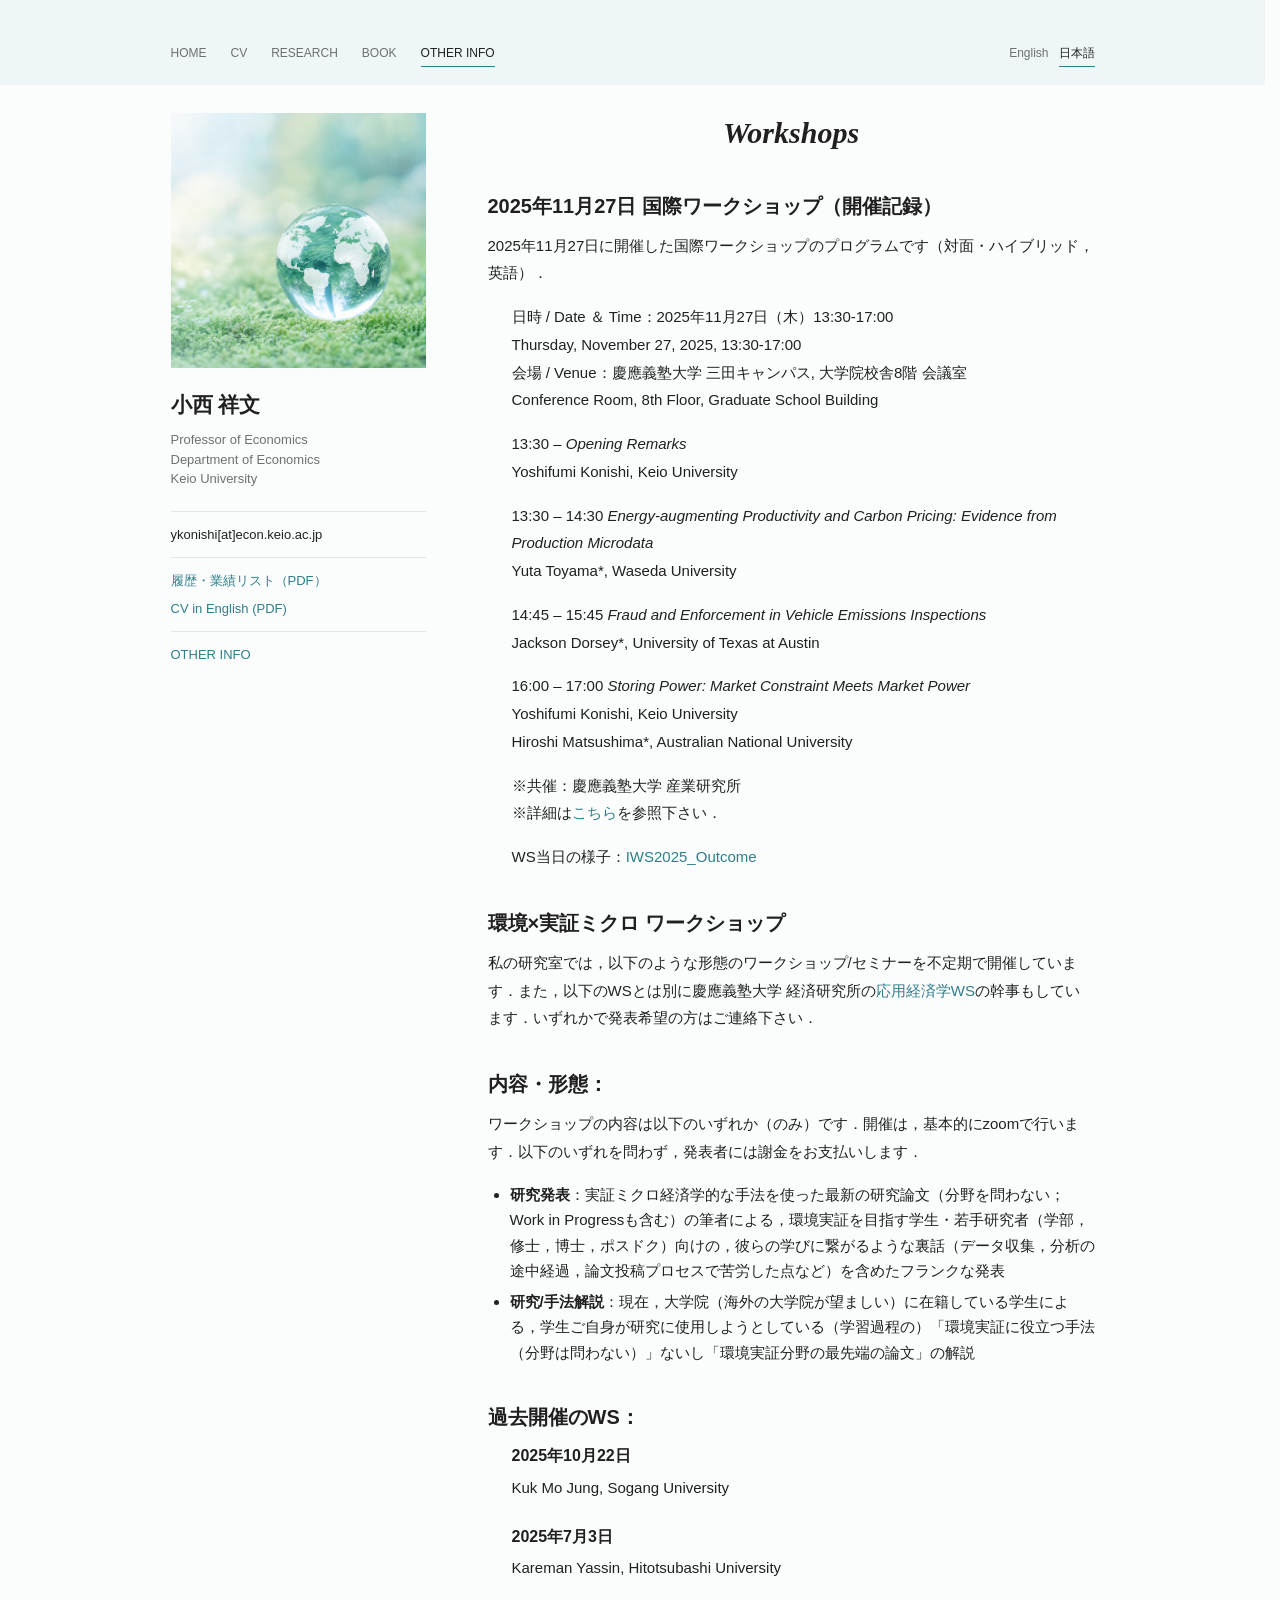
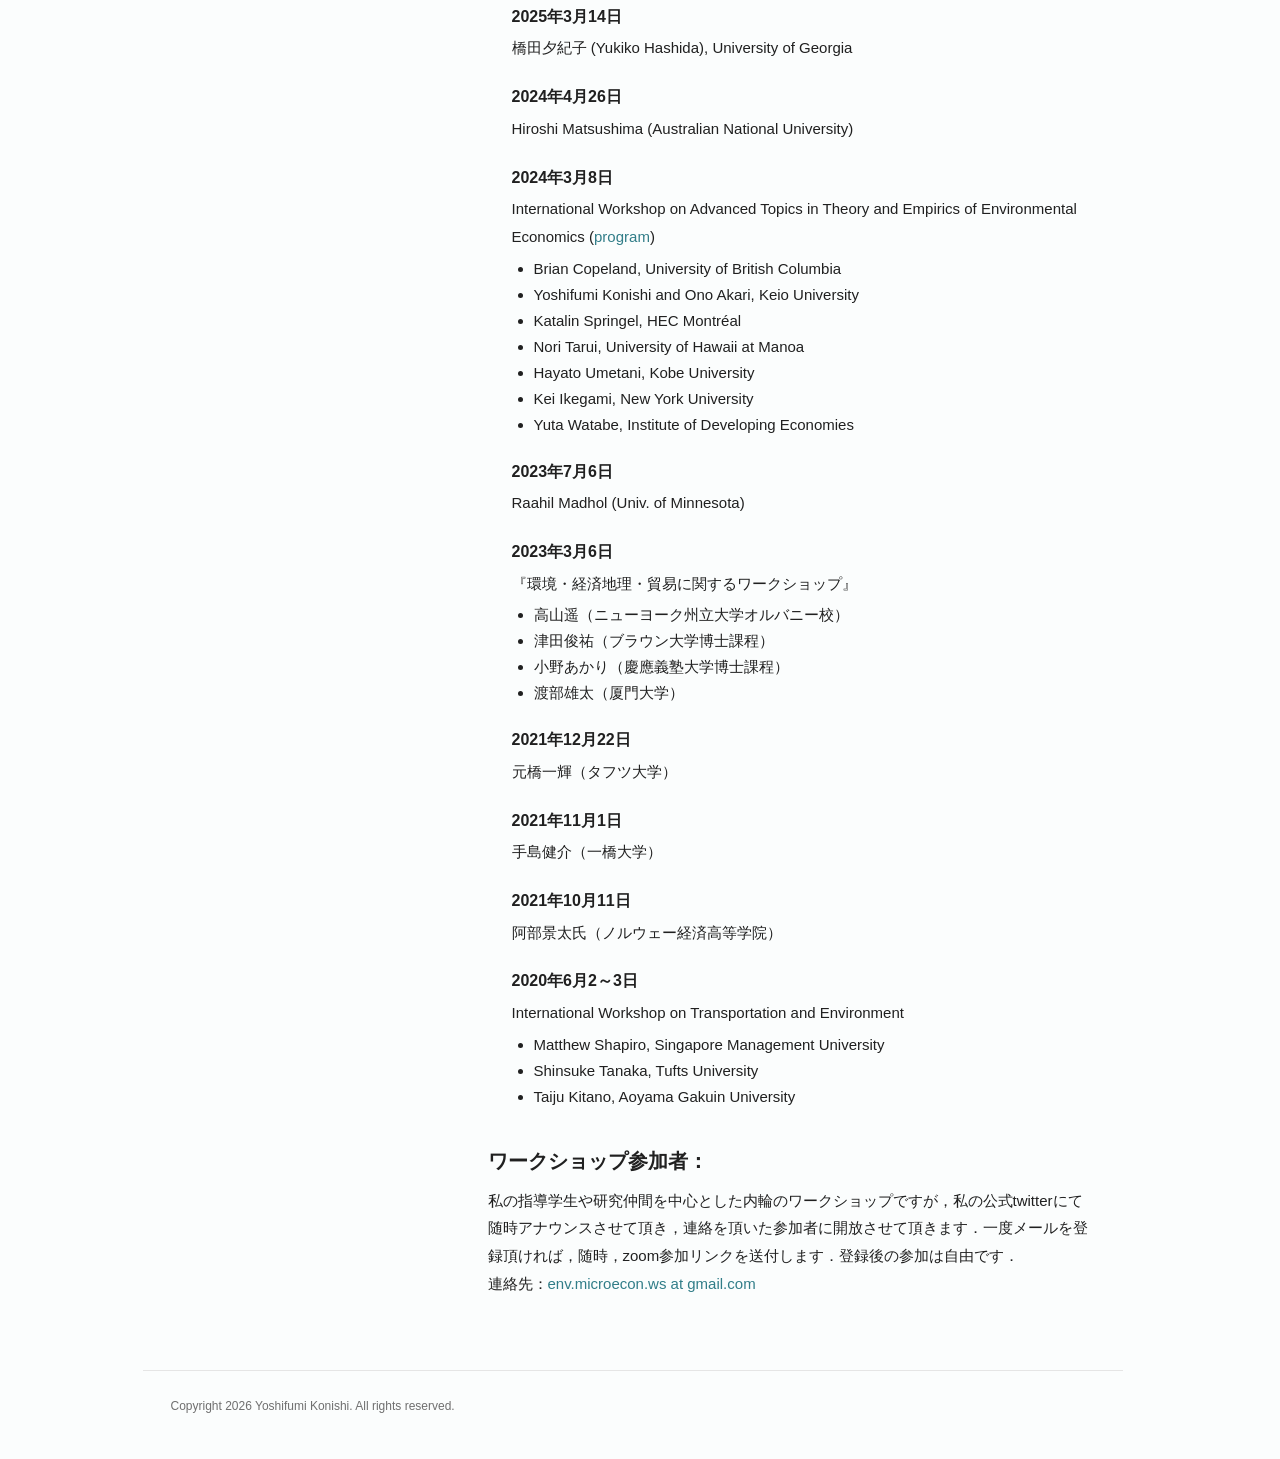
<file: workshop-ja.html>
<!doctype html>
<html lang="ja">
<head>
  <meta charset="utf-8">
  <meta name="viewport" content="width=device-width, initial-scale=1">
  <title>環境×実証ミクロWS | 小西祥文</title>
  <meta name="description" content="小西祥文，慶應義塾大学経済学部教授．実証ミクロ経済学・環境経済学．環境×実証ミクロWS">
  <link rel="stylesheet" href="assets/styles.css?v=20261025">
  <link rel="stylesheet" href="assets/bilingual.css?v=20261025-6">
  <link rel="alternate" hreflang="ja" href="workshop-ja.html">

</head>
<body class="ja-site">
  <header class="site-header">
    <div class="nav-wrap">
      <nav class="nav" aria-label="メインナビゲーション">
        <a href="index-ja.html">HOME</a>
        <a href="cv-ja.html">CV</a>
        <a href="research-ja.html">RESEARCH</a>
        <a href="book-ja.html">BOOK</a>
        <a href="lab-ja.html" aria-current="page">OTHER INFO</a>
      </nav>
      <nav class="language-switch" aria-label="表示言語">
        <a href="index.html" lang="en" hreflang="en">English</a>
        <a href="workshop-ja.html" lang="ja" hreflang="ja" aria-current="true">日本語</a>
      </nav>
    </div>
  </header>

  <main class="page">
    <aside class="sidebar">
      <img class="portrait" src="assets/sidebar-globe-generated.png" width="255" height="255" alt="苔の上に置かれたガラスの地球儀">
      <h1>小西 祥文</h1>
      <p class="title" lang="en">Professor of Economics<br>Department of Economics<br>Keio University</p>
      <div class="contact">ykonishi[at]econ.keio.ac.jp</div>
      <div class="quick-links">
        <a href="docs/CV_J.pdf">履歴・業績リスト（PDF）</a>
        <a href="docs/CV_E.pdf" lang="en">CV in English (PDF)</a>
      </div>
      <div class="quick-links"><a href="lab-ja.html" lang="en">OTHER INFO</a></div>
    </aside>

    <section class="content">
      <h2 class="eyebrow page-heading" lang="en">Workshops</h2>
            <div class="article-content">
<div>
      
  
  
    <h3>2025年11月27日 国際ワークショップ（開催記録）</h3>


<p>2025年11月27日に開催した国際ワークショップのプログラムです（対面・ハイブリッド，英語）．</p>

<div class="workshop-program" role="group" aria-label="2025年11月27日 国際ワークショップのプログラム"><p>日時 / Date ＆ Time：2025年11月27日（木）13:30-17:00<br>
Thursday, November 27, 2025, 13:30-17:00<br>
会場 / Venue：慶應義塾大学 三田キャンパス,  大学院校舎8階 会議室<br>
Conference Room, 8th Floor, Graduate School Building</p>

<div>13:30 – <em>Opening Remarks</em></div>

<p>Yoshifumi Konishi, Keio University</p>

<div>13:30 – 14:30 <em>Energy-augmenting Productivity and Carbon Pricing: Evidence from Production Microdata</em></div>

<p>Yuta Toyama*, Waseda University</p>

<div>14:45 – 15:45 <em>Fraud and Enforcement in Vehicle Emissions Inspections</em></div>

<p>Jackson Dorsey*, University of Texas at Austin</p>

<div>16:00 – 17:00 <em>Storing Power: Market Constraint Meets Market Power</em></div>

<p>Yoshifumi Konishi, Keio University<br>
Hiroshi Matsushima*, Australian National University</p>

<p>※共催：慶應義塾大学 産業研究所<br>
※詳細は<a href="http://applied-economics.org/docs/IWS2025.pdf">こちら</a>を参照下さい．</p>

<p>WS当日の様子：<a href="http://applied-economics.org/university/wp-content/uploads/2021/09/IWS2025_Outcome.pdf">IWS2025_Outcome</a></p></div>



<h3>環境×実証ミクロ ワークショップ</h3>

<p>私の研究室では，以下のような形態のワークショップ/セミナーを不定期で開催しています．また，以下のWSとは別に慶應義塾大学 経済研究所の<a href="https://ies.keio.ac.jp/workshops/appliedeconomics/">応用経済学WS</a>の幹事もしています．いずれかで発表希望の方はご連絡下さい．</p>


<h3>内容・形態：</h3>

<p>ワークショップの内容は以下のいずれか（のみ）です．開催は，基本的にzoomで行います．以下のいずれを問わず，発表者には謝金をお支払いします．</p>

<ul>
<li><strong>研究発表</strong>：実証ミクロ経済学的な手法を使った最新の研究論文（分野を問わない；Work in Progressも含む）の筆者による，環境実証を目指す学生・若手研究者（学部，修士，博士，ポスドク）向けの，彼らの学びに繋がるような裏話（データ収集，分析の途中経過，論文投稿プロセスで苦労した点など）を含めたフランクな発表</li>
<li><strong>研究/手法解説</strong>：現在，大学院（海外の大学院が望ましい）に在籍している学生による，学生ご自身が研究に使用しようとしている（学習過程の）「環境実証に役立つ手法（分野は問わない）」ないし「環境実証分野の最先端の論文」の解説</li>
</ul>


<h3>過去開催のWS：</h3><div class="workshop-archive">

<section class="workshop-event" data-date="2025-10-22"><h4><time datetime="2025-10-22">2025年10月22日</time></h4><p>Kuk Mo Jung, Sogang University</p>

</section><section class="workshop-event" data-date="2025-07-03"><h4><time datetime="2025-07-03">2025年7月3日</time></h4><p>Kareman Yassin, Hitotsubashi University</p>

</section><section class="workshop-event" data-date="2025-03-14"><h4><time datetime="2025-03-14">2025年3月14日</time></h4><p>橋田夕紀子 (Yukiko Hashida), University of Georgia</p>

</section><section class="workshop-event" data-date="2024-04-26"><h4><time datetime="2024-04-26">2024年4月26日</time></h4><p>Hiroshi Matsushima (Australian National University)</p>

</section><section class="workshop-event" data-date="2024-03-08"><h4><time datetime="2024-03-08">2024年3月8日</time></h4><p>International Workshop on Advanced Topics in Theory and Empirics of Environmental Economics (<a href="http://applied-economics.org/docs/Intl%20Workshop%20on%20Env%20Econ.pdf">program</a>)</p>

<ul>
<li>
<div>Brian Copeland, University of British Columbia</div>

</li>
<li>
<div>Yoshifumi Konishi and Ono Akari, Keio University</div>

</li>
<li>
<div>Katalin Springel, HEC Montréal</div>

</li>
<li>Nori Tarui, University of Hawaii at Manoa</li>
<li>Hayato Umetani, Kobe University</li>
<li>Kei Ikegami, New York University</li>
<li>Yuta Watabe, Institute of Developing Economies</li>
</ul>

</section><section class="workshop-event" data-date="2023-07-06"><h4><time datetime="2023-07-06">2023年7月6日</time></h4><p>Raahil Madhol (Univ. of Minnesota)</p>

</section><section class="workshop-event" data-date="2023-03-06"><h4><time datetime="2023-03-06">2023年3月6日</time></h4><p>『環境・経済地理・貿易に関するワークショップ』</p>

<ul>
<li>
<div>高山遥（ニューヨーク州立大学オルバニー校）</div>

</li>
<li>
<div>津田俊祐（ブラウン大学博士課程）</div>

</li>
<li>
<div>小野あかり（慶應義塾大学博士課程）</div>

</li>
<li>
<div>渡部雄太（厦門大学）</div>

</li>
</ul>

</section><section class="workshop-event" data-date="2021-12-22"><h4><time datetime="2021-12-22">2021年12月22日</time></h4><p>元橋一輝（タフツ大学）</p>

</section><section class="workshop-event" data-date="2021-11-01"><h4><time datetime="2021-11-01">2021年11月1日</time></h4><p>手島健介（一橋大学）</p>

</section><section class="workshop-event" data-date="2021-10-11"><h4><time datetime="2021-10-11">2021年10月11日</time></h4><p>阿部景太氏（ノルウェー経済高等学院）</p>

</section><section class="workshop-event" data-date="2020-06-02"><h4><time datetime="2020-06-02">2020年6月2～3日</time></h4><p>International Workshop on Transportation and Environment</p>

<ul>
<li>
<div>Matthew Shapiro, Singapore Management University</div>

</li>
<li>Shinsuke Tanaka, Tufts University</li>
<li>Taiju Kitano, Aoyama Gakuin University</li>
</ul>


</section></div><h3>ワークショップ参加者：</h3>

<div>私の指導学生や研究仲間を中心とした内輪のワークショップですが，私の公式twitterにて随時アナウンスさせて頂き，連絡を頂いた参加者に開放させて頂きます．一度メールを登録頂ければ，随時，zoom参加リンクを送付します．登録後の参加は自由です．</div>

<div>連絡先：<a href="mailto:env.microecon.ws@gmail.com">env.microecon.ws at gmail.com</a></div>

  
  

    </div>
      </div>
    </section>
  </main>

  <footer class="footer">Copyright 2026 Yoshifumi Konishi. All rights reserved.</footer>
</body>
</html>
</file>
<file: assets/styles.css>
:root {
  --serif-head: "Palatino Linotype", Palatino, "Book Antiqua", Georgia, serif;
  --ink: #202020;
  --muted: #6f6f6f;
  --line: #e5e5e5;
  --paper: #fbfdfd;
  --panel: #ffffff;
  --accent: #317d88;
  --accent-soft: #edf7f5;
  --mark: #556b72;
}

* {
  box-sizing: border-box;
}

html {
  scrollbar-gutter: stable;
}

@supports not (scrollbar-gutter: stable) {
  html {
    overflow-y: scroll;
  }
}

body {
  margin: 0;
  color: var(--ink);
  background: var(--paper);
  font-family: "Avenir Next", Avenir, "Helvetica Neue", Helvetica, Arial, sans-serif;
  font-size: 15px;
  line-height: 1.72;
}

a {
  color: var(--accent);
  text-decoration: none;
}

a:hover {
  color: var(--mark);
  text-decoration: underline;
  text-underline-offset: 3px;
}

img {
  max-width: 100%;
  height: auto;
}

.site-header {
  background: #eef6f7;
}

.nav-wrap {
  max-width: 980px;
  margin: 0 auto;
  padding: 42px 28px 18px;
  display: flex;
  flex-direction: column;
  justify-content: space-between;
  align-items: flex-start;
  gap: 0;
}

.nav {
  display: flex;
  gap: 24px;
  font-size: 12px;
  text-transform: uppercase;
  letter-spacing: 0.08em;
}

.nav a {
  color: var(--muted);
  text-decoration: none;
  padding-bottom: 2px;
  border-bottom: 1px solid transparent;
}

.nav a[aria-current="page"],
.nav a:hover {
  color: var(--ink);
  border-bottom-color: var(--accent);
}

.page {
  max-width: 980px;
  margin: 0 auto;
  padding: 28px 28px 72px;
  display: grid;
  grid-template-columns: minmax(210px, 255px) minmax(0, 1fr);
  gap: 62px;
}

.sidebar {
  font-size: 13px;
  line-height: 1.5;
}

.portrait {
  width: 100%;
  max-width: 260px;
  aspect-ratio: 1 / 1;
  object-fit: cover;
  border: 0;
  display: block;
  margin-bottom: 24px;
  background: var(--accent-soft);
  box-shadow: none;
}

.sidebar h1 {
  font-family: var(--serif-head);
  font-size: 18px;
  line-height: 1.25;
  margin: 0 0 12px;
  font-style: italic;
  font-weight: 700;
  letter-spacing: 0.025em;
  text-transform: none;
}

.title {
  color: var(--muted);
  margin: 0 0 22px;
}

.contact,
.quick-links {
  border-top: 1px solid var(--line);
  padding-top: 13px;
  margin-top: 13px;
}

.quick-links {
  display: grid;
  gap: 8px;
}

.content {
  min-width: 0;
}

.eyebrow {
  color: var(--muted);
  font-size: 11px;
  font-weight: 500;
  text-transform: uppercase;
  letter-spacing: 0.12em;
  margin: 0 0 14px;
}

.content .page-heading {
  font-family: var(--serif-head);
  color: var(--ink);
  font-size: 30px;
  font-style: italic;
  font-weight: 700;
  letter-spacing: 0.01em;
  line-height: 1.35;
  text-transform: none;
  margin-bottom: 28px;
  text-align: center;
}

h2 {
  font-size: 27px;
  line-height: 1.35;
  font-weight: 300;
  margin: 0 0 22px;
}

h3 {
  font-size: 20px;
  letter-spacing: 0;
  text-transform: none;
  margin: 36px 0 10px;
  padding-bottom: 0;
  border-bottom: 0;
  font-weight: 300;
}

h4 {
  font-size: 17px;
  margin: 24px 0 6px;
  font-weight: 500;
}

p {
  margin: 0 0 16px;
}

.home-intro {
  margin-top: 0;
}

.lead {
  font-size: 15px;
  line-height: 1.75;
  color: var(--ink);
}

.note {
  color: var(--muted);
  font-size: 15px;
}

.meta-grid {
  display: grid;
  grid-template-columns: repeat(3, minmax(0, 1fr));
  gap: 18px;
  margin: 34px 0 36px;
}

.meta {
  background: #fafafa;
  border: 0;
  padding: 18px;
}

.meta strong {
  display: block;
  font-size: 11px;
  text-transform: uppercase;
  letter-spacing: 0.08em;
  color: var(--muted);
  margin-bottom: 5px;
  font-weight: 500;
}

.list {
  display: grid;
  gap: 16px;
}

.item {
  padding-bottom: 18px;
  border-bottom: 1px solid var(--line);
}

.item:last-child {
  border-bottom: 0;
}

.item-title {
  font-weight: 500;
}

.venue {
  font-style: italic;
}

.venue strong {
  font-weight: 600;
}

.research-list {
  gap: 15px;
}

.research-list .item {
  border-bottom: 0;
  padding-bottom: 4px;
  line-height: 1.45;
}

.research-list .item-title,
.paper-title {
  font-weight: 400;
}

.paper-authors,
.paper-meta {
  font-size: 13px;
  margin-top: 1px;
}

.paper-authors {
  color: var(--ink);
}

ul {
  margin: 0 0 18px 22px;
  padding: 0;
}

li {
  margin-bottom: 8px;
}

.cv-page li {
  font-size: 13px;
  margin-bottom: 3px;
}

.cv-page ul {
  margin-bottom: 14px;
}

.cv-page .note {
  font-size: 13px;
}

.cv-small {
  font-size: 13px;
}

.teaching-block {
  margin-bottom: 20px;
}

.teaching-block h4 {
  margin: 16px 0 6px;
}

.teaching-label {
  color: var(--muted);
  font-size: 13px;
  margin: 0 0 4px;
}

.compact li {
  margin-bottom: 4px;
}

.book-feature {
  display: flow-root;
  margin-bottom: 34px;
}

.book-page {
  font-family: "Yu Mincho", "YuMincho", "Hiragino Mincho ProN", "Hiragino Mincho Pro", "Times New Roman", serif;
  line-break: strict;
}

.book-page p:not(.book-subtitle) {
  text-align: justify;
  text-justify: inter-ideograph;
}

.book-cover {
  width: 180px;
  float: right;
  display: block;
  margin: 0 0 20px 34px;
  border: 1px solid var(--line);
}

.book-kicker {
  color: var(--muted);
  font-size: 12px;
  letter-spacing: 0.08em;
  text-transform: uppercase;
  margin: 0 0 8px;
}

.book-title {
  font-family: "Yu Gothic", YuGothic, Meiryo, "Helvetica Neue", Helvetica, Arial, sans-serif;
  font-size: 24px;
  line-height: 1.35;
  font-weight: 600;
  margin: 0 0 6px;
}

.book-page h3 {
  font-family: "Yu Gothic", YuGothic, Meiryo, "Helvetica Neue", Helvetica, Arial, sans-serif;
  font-weight: 600;
}

.book-subtitle {
  color: var(--muted);
  margin-bottom: 18px;
}

.book-actions {
  display: flex;
  flex-wrap: wrap;
  gap: 14px;
  margin-top: 18px;
  margin-bottom: 30px;
}

.book-actions a {
  border-bottom: 1px solid var(--accent);
  padding-bottom: 2px;
}

.footer {
  max-width: 980px;
  margin: 0 auto;
  padding: 24px 28px 42px;
  border-top: 1px solid var(--line);
  color: var(--muted);
  font-size: 12px;
}

@media (max-width: 760px) {
  .nav-wrap {
    align-items: flex-start;
    flex-direction: column;
    gap: 12px;
    padding-top: 30px;
  }

  .nav {
    flex-wrap: wrap;
    gap: 14px;
  }

  .page {
    grid-template-columns: 1fr;
    gap: 32px;
    padding-top: 32px;
  }

  .portrait {
    max-width: 100%;
  }

  .meta-grid {
    grid-template-columns: 1fr;
  }

  .book-feature {
    display: block;
  }

  .book-cover {
    float: none;
    width: 100%;
    max-width: 220px;
    margin: 0 0 22px;
  }

  h2 {
    font-size: 24px;
  }

  .lead {
    font-size: 15px;
  }
}
</file>
<file: assets/bilingual.css>
.nav-wrap {
  flex-direction: row;
  align-items: baseline;
  gap: 18px;
}

.language-switch {
  display: flex;
  flex-shrink: 0;
  gap: 10px;
  font-family: "Yu Gothic", YuGothic, "Hiragino Kaku Gothic ProN", Meiryo, sans-serif;
  font-size: 12px;
  line-height: 1.72;
  letter-spacing: 0;
}

.language-switch a {
  color: var(--muted);
  padding-bottom: 2px;
  border-bottom: 1px solid transparent;
  text-decoration: none;
}

.language-switch a[aria-current="true"],
.language-switch a:hover {
  color: var(--ink);
  border-bottom-color: var(--accent);
}

.ja-site {
  --ja-body-font: "Avenir Next", Avenir, "Helvetica Neue", Helvetica, Arial, "Yu Mincho", YuMincho, "Hiragino Mincho ProN", "Times New Roman", serif;
  --ja-heading-font: "Avenir Next", Avenir, "Helvetica Neue", Helvetica, Arial, "Yu Gothic", YuGothic, "Hiragino Kaku Gothic ProN", Meiryo, sans-serif;
  --en-body-font: "Avenir Next", Avenir, "Helvetica Neue", Helvetica, Arial, sans-serif;
  font-family: var(--ja-body-font);
  line-height: 1.85;
  line-break: strict;
  letter-spacing: 0;
}

.ja-site .nav,
.ja-site .eyebrow {
  font-family: var(--ja-heading-font);
  letter-spacing: 0;
}

.ja-site .sidebar h1 {
  font-family: "Yu Mincho", YuMincho, "Hiragino Mincho ProN", serif;
  font-size: 21px;
  font-style: normal;
  font-weight: 600;
  letter-spacing: 0;
}

.ja-site .content .page-heading {
  font-family: var(--ja-heading-font);
  font-size: 28px;
  font-style: normal;
  font-weight: 600;
  letter-spacing: 0;
}

.ja-site .content .page-heading:lang(en) {
  font-family: var(--serif-head);
  font-size: 30px;
  font-style: italic;
  font-weight: 700;
}

.ja-site .nav a {
  white-space: nowrap;
}

.ja-site h3 {
  font-family: var(--ja-heading-font);
  line-height: 1.6;
  font-weight: 600;
}

.ja-site h4 {
  font-family: var(--ja-heading-font);
  font-size: 16px;
  line-height: 1.6;
}

.ja-site :lang(en),
.ja-site .english-list {
  font-family: var(--en-body-font);
}

.ja-site .sidebar .title:lang(en) {
  line-height: 1.5;
}

.ja-site .research-list .item {
  line-height: 1.6;
}

.ja-site .research-list .item:lang(en) {
  line-height: 1.45;
}

.ja-site li {
  margin-bottom: 5px;
  line-height: 1.7;
}

.ja-site .cv-page li {
  margin-bottom: 2px;
  line-height: 1.65;
}

.ja-site .policy-content {
  font-size: 13px;
  line-height: 1.65;
  color: #555555;
}

.policy-content p {
  margin-bottom: 10px;
}

.ja-site .policy-content li {
  margin-bottom: 2px;
  line-height: 1.6;
}

.ja-site .policy-content li p {
  margin: 0;
}

.ja-site .paper-authors,
.ja-site .paper-meta {
  font-size: 13px;
}

.ja-site .cv-page .lead {
  font-size: 13px;
}

.ja-site .content > :first-child {
  margin-top: 0;
}

.ja-site .content a,
.ja-site .contact,
.ja-site .english-list {
  overflow-wrap: anywhere;
}

.info-links {
  flex-direction: column;
  align-items: flex-start;
  gap: 22px;
  margin: 30px 0;
}

.archive-date {
  color: var(--muted);
  font-size: 13px;
  margin-bottom: 22px;
}

.article-content > h3:first-child {
  margin-top: 0;
}

.article-content img {
  display: block;
  width: auto;
  max-width: 100%;
  height: auto;
  margin: 20px auto;
}

.article-content ol {
  padding-left: 24px;
}

.article-content ul,
.article-content ol {
  margin-bottom: 18px;
}

.article-content blockquote {
  margin: 20px 0;
  padding-left: 18px;
  border-left: 2px solid var(--line);
}

.article-content table {
  width: 100%;
  border-collapse: collapse;
  font-size: 13px;
}

.article-content th,
.article-content td {
  padding: 8px;
  text-align: left;
  border-bottom: 1px solid var(--line);
  overflow-wrap: anywhere;
}

.workshop-program,
.workshop-archive {
  margin-left: 24px;
}

.workshop-event {
  margin-bottom: 22px;
}

.ja-site .workshop-event h4 {
  margin: 0 0 5px;
  font-size: 16px;
  font-weight: 600;
}

.workshop-event > p {
  margin-bottom: 6px;
}

.ja-site .workshop-archive li {
  margin-bottom: 2px;
  line-height: 1.6;
}

.workshop-archive li p,
.workshop-archive li div {
  margin: 0;
}

.workshop-archive ul {
  margin-top: 6px;
  margin-bottom: 0;
}

.ja-site .book-page {
  font-family: var(--ja-body-font);
  line-height: 1.85;
}

.ja-site .book-title,
.ja-site .book-page h3 {
  font-family: var(--ja-heading-font);
}

@media (max-width: 760px) {
  .workshop-program,
  .workshop-archive {
    margin-left: 12px;
  }

  .nav-wrap {
    flex-wrap: wrap;
    gap: 12px 18px;
  }

  .language-switch {
    margin-left: auto;
  }

  .ja-site .portrait {
    max-width: 220px;
  }

  .ja-site .page {
    gap: 32px;
  }
}

@media (max-width: 420px) {
  .nav-wrap {
    gap: 10px;
  }

  .nav {
    gap: 12px;
  }

  .language-switch {
    gap: 8px;
  }
}
</file>
